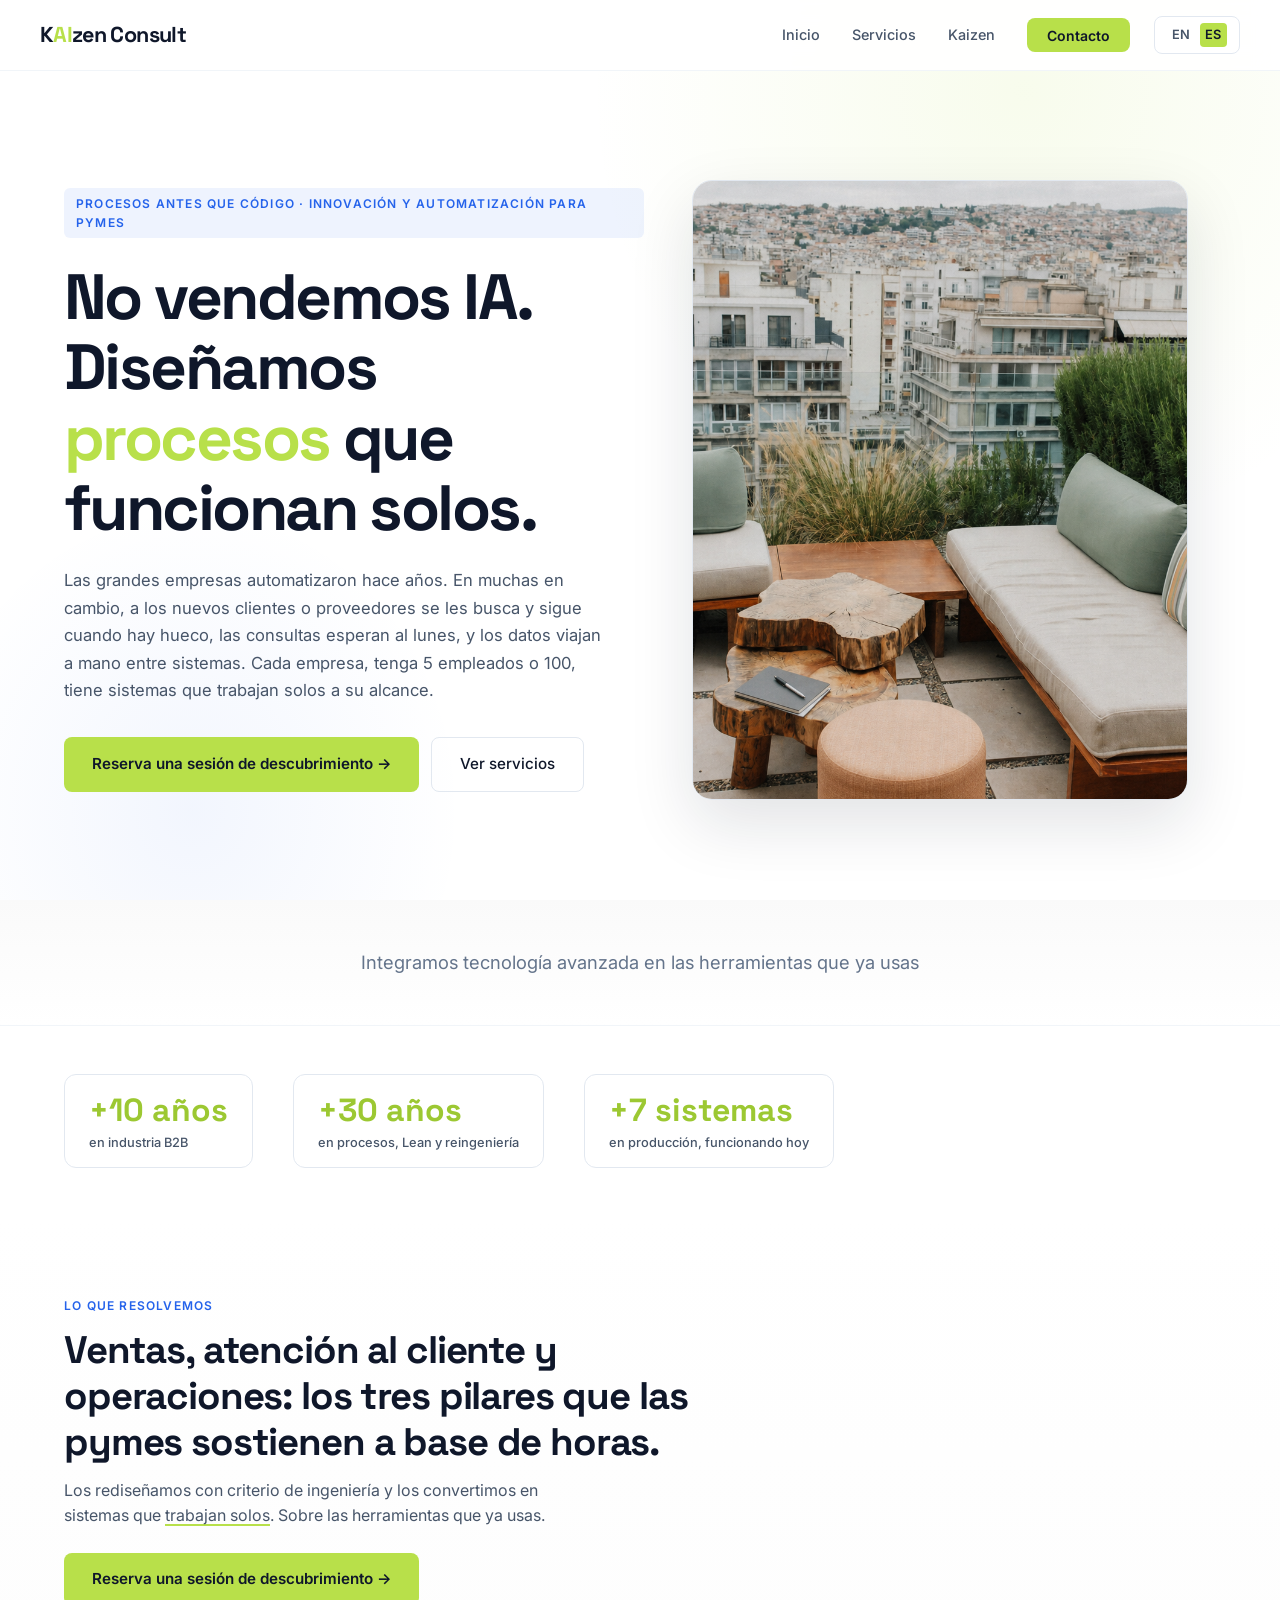
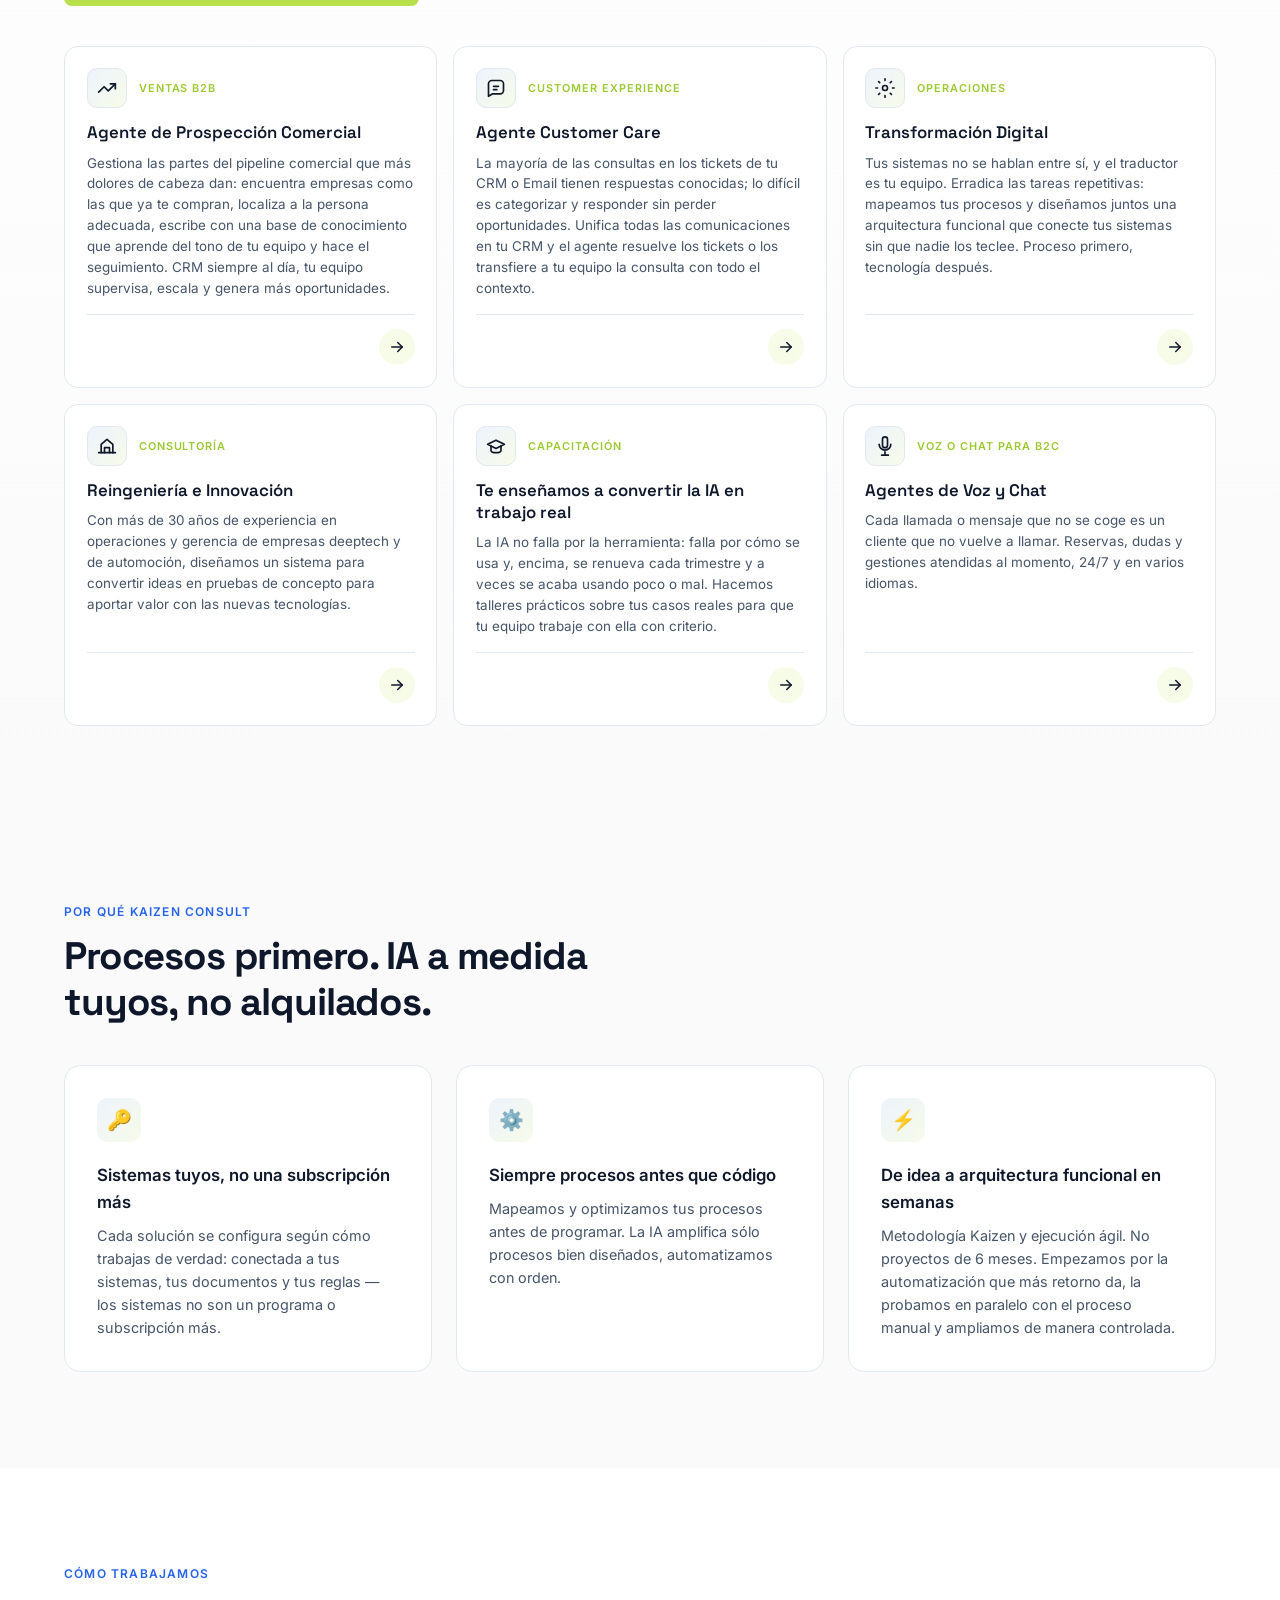
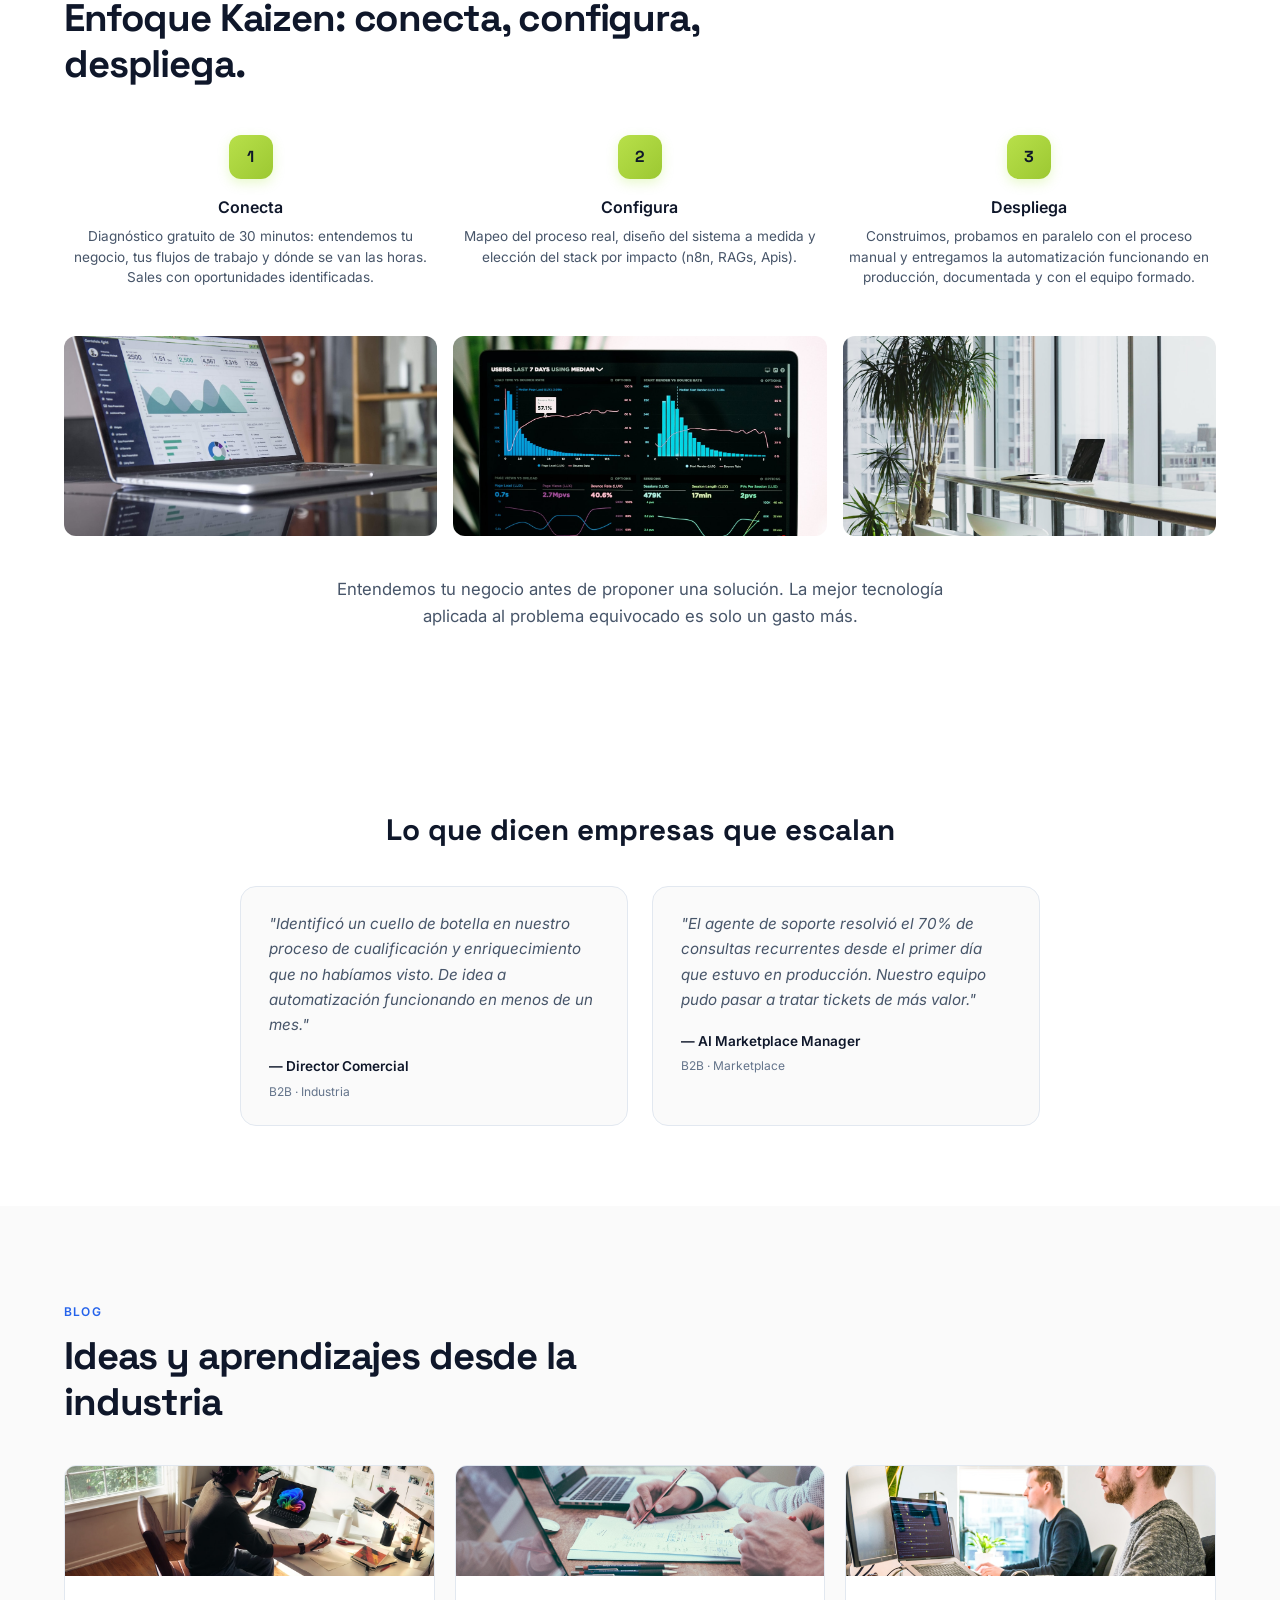
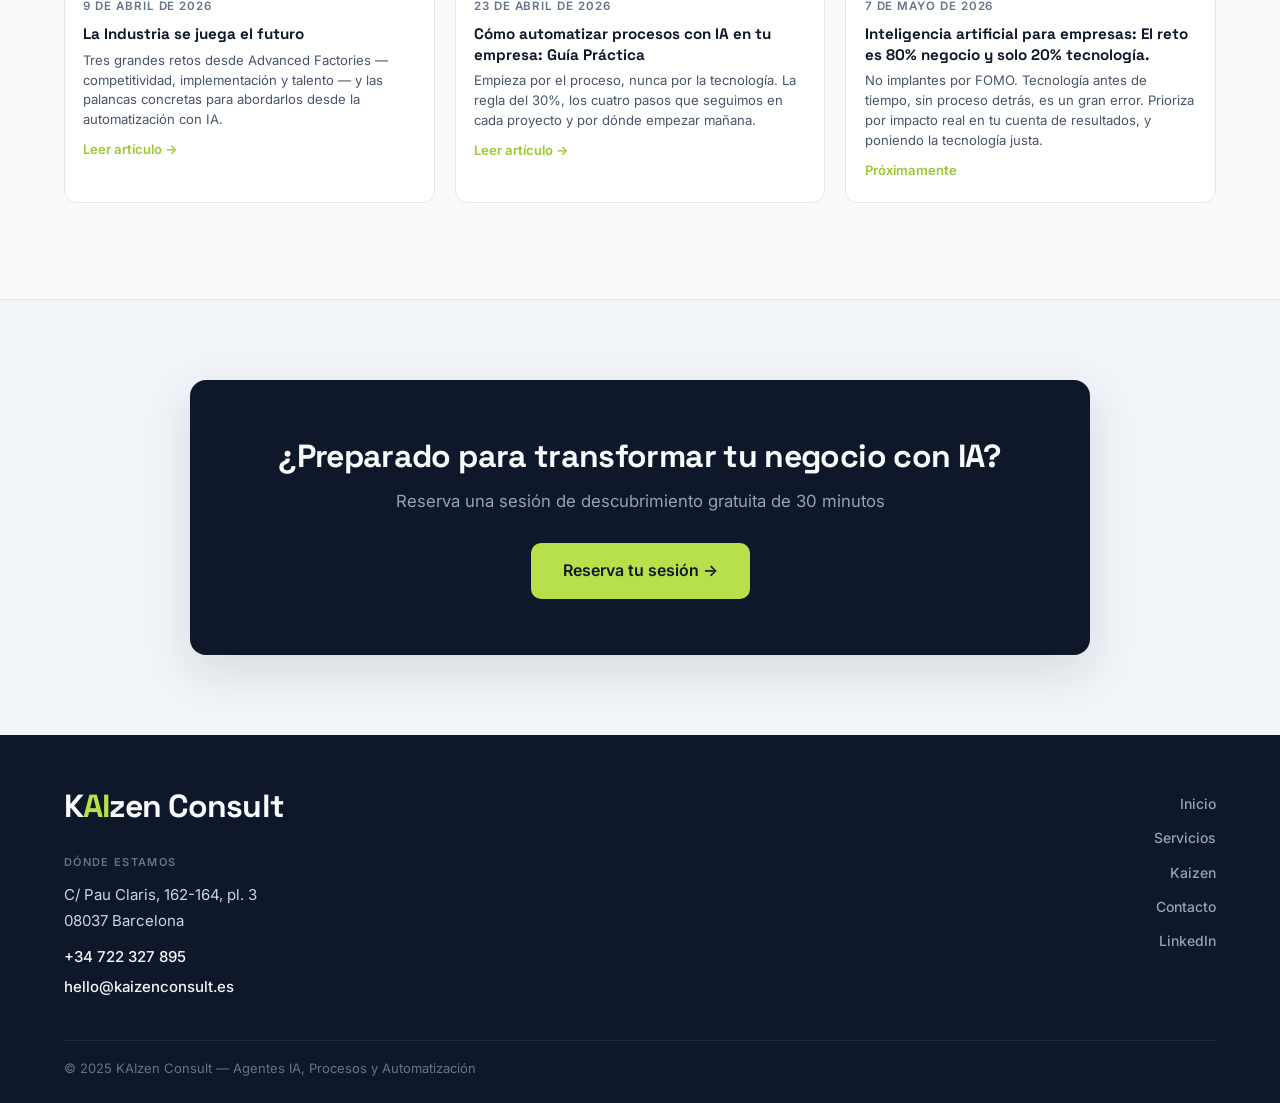
<file: index.html>
<!DOCTYPE html>
<html lang="en">
<head>
<meta charset="UTF-8">
<meta http-equiv="refresh" content="0; url=vinculo.html">
<title>KAIzen Consult — Redirecting...</title>
<link rel="canonical" href="vinculo.html">
<script>window.location.replace("vinculo.html");</script>
</head>
<body data-page-title="meta.index.title">
<p><span data-i18n="meta.index.redirect">Redirecting to</span> <a href="vinculo.html">KAIzen Consult</a>...</p>
<script src="js/i18n.js"></script>
</body>
</html>
</file>
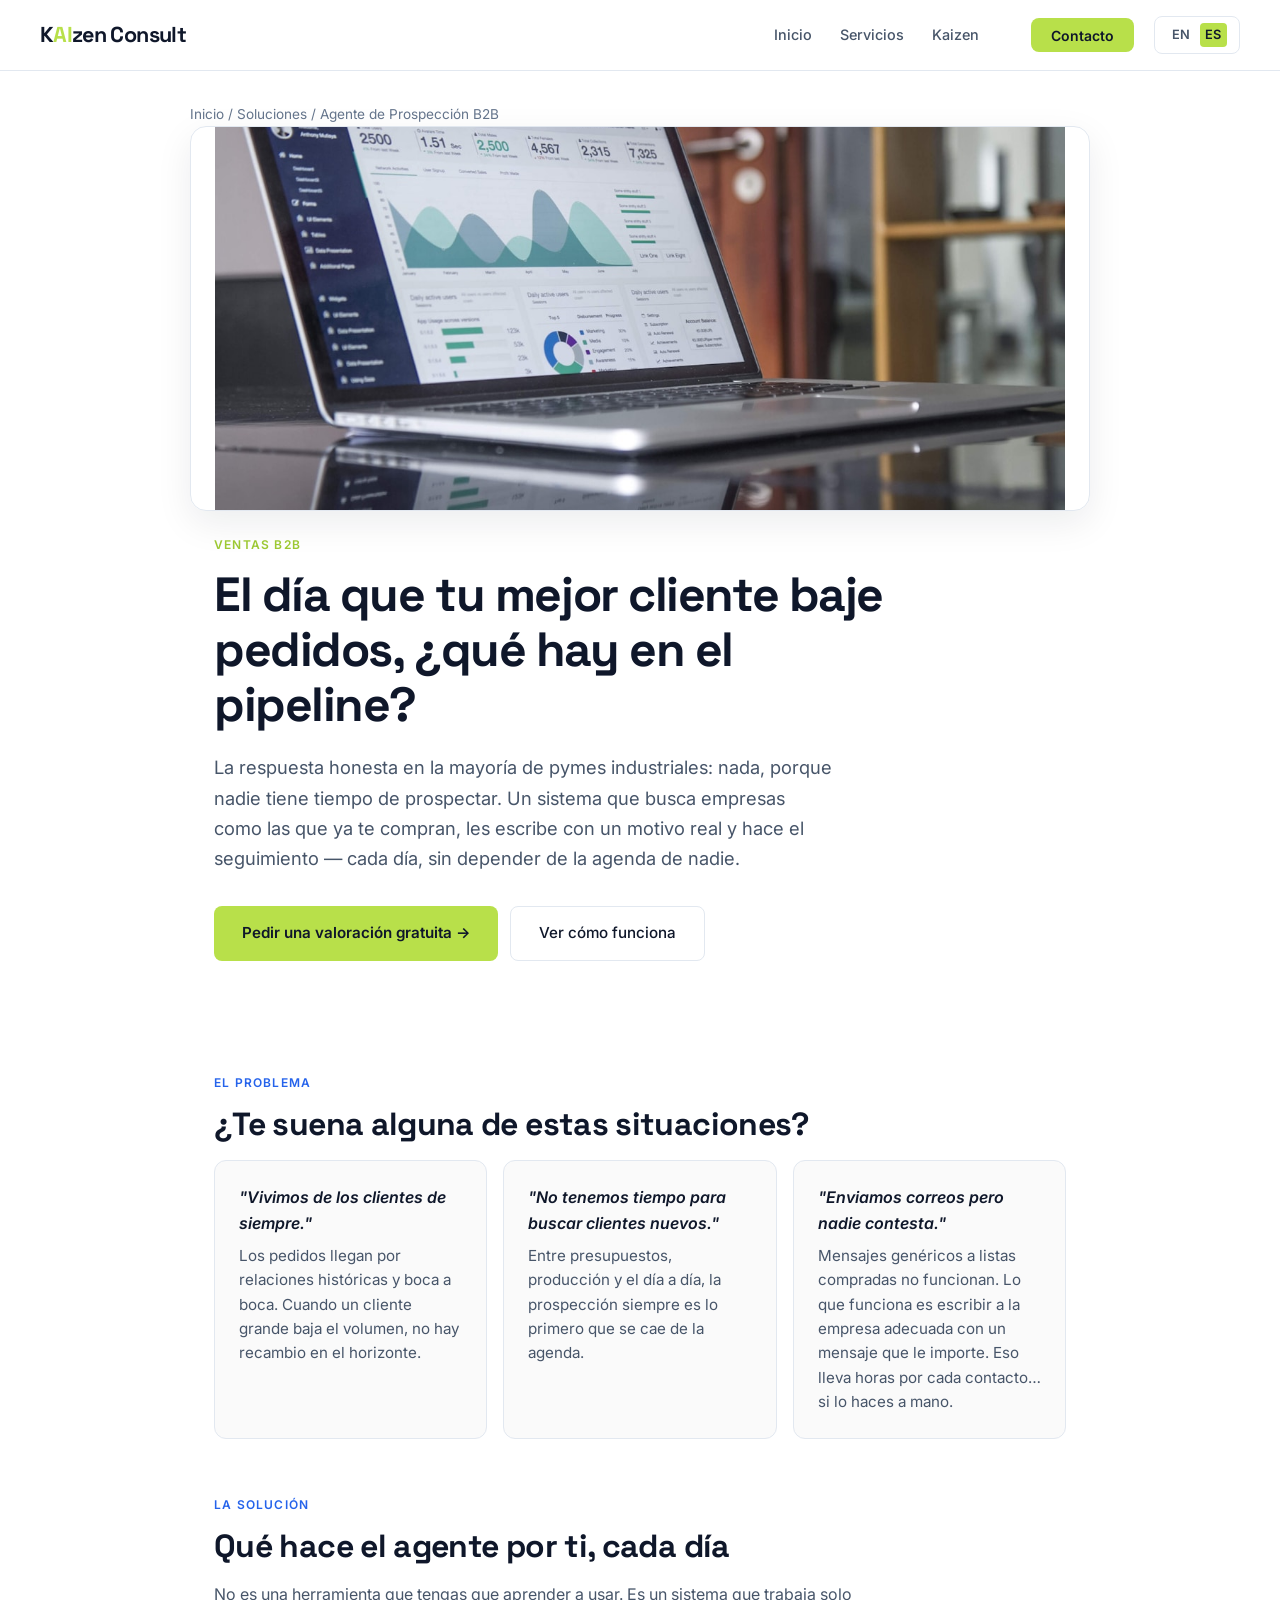
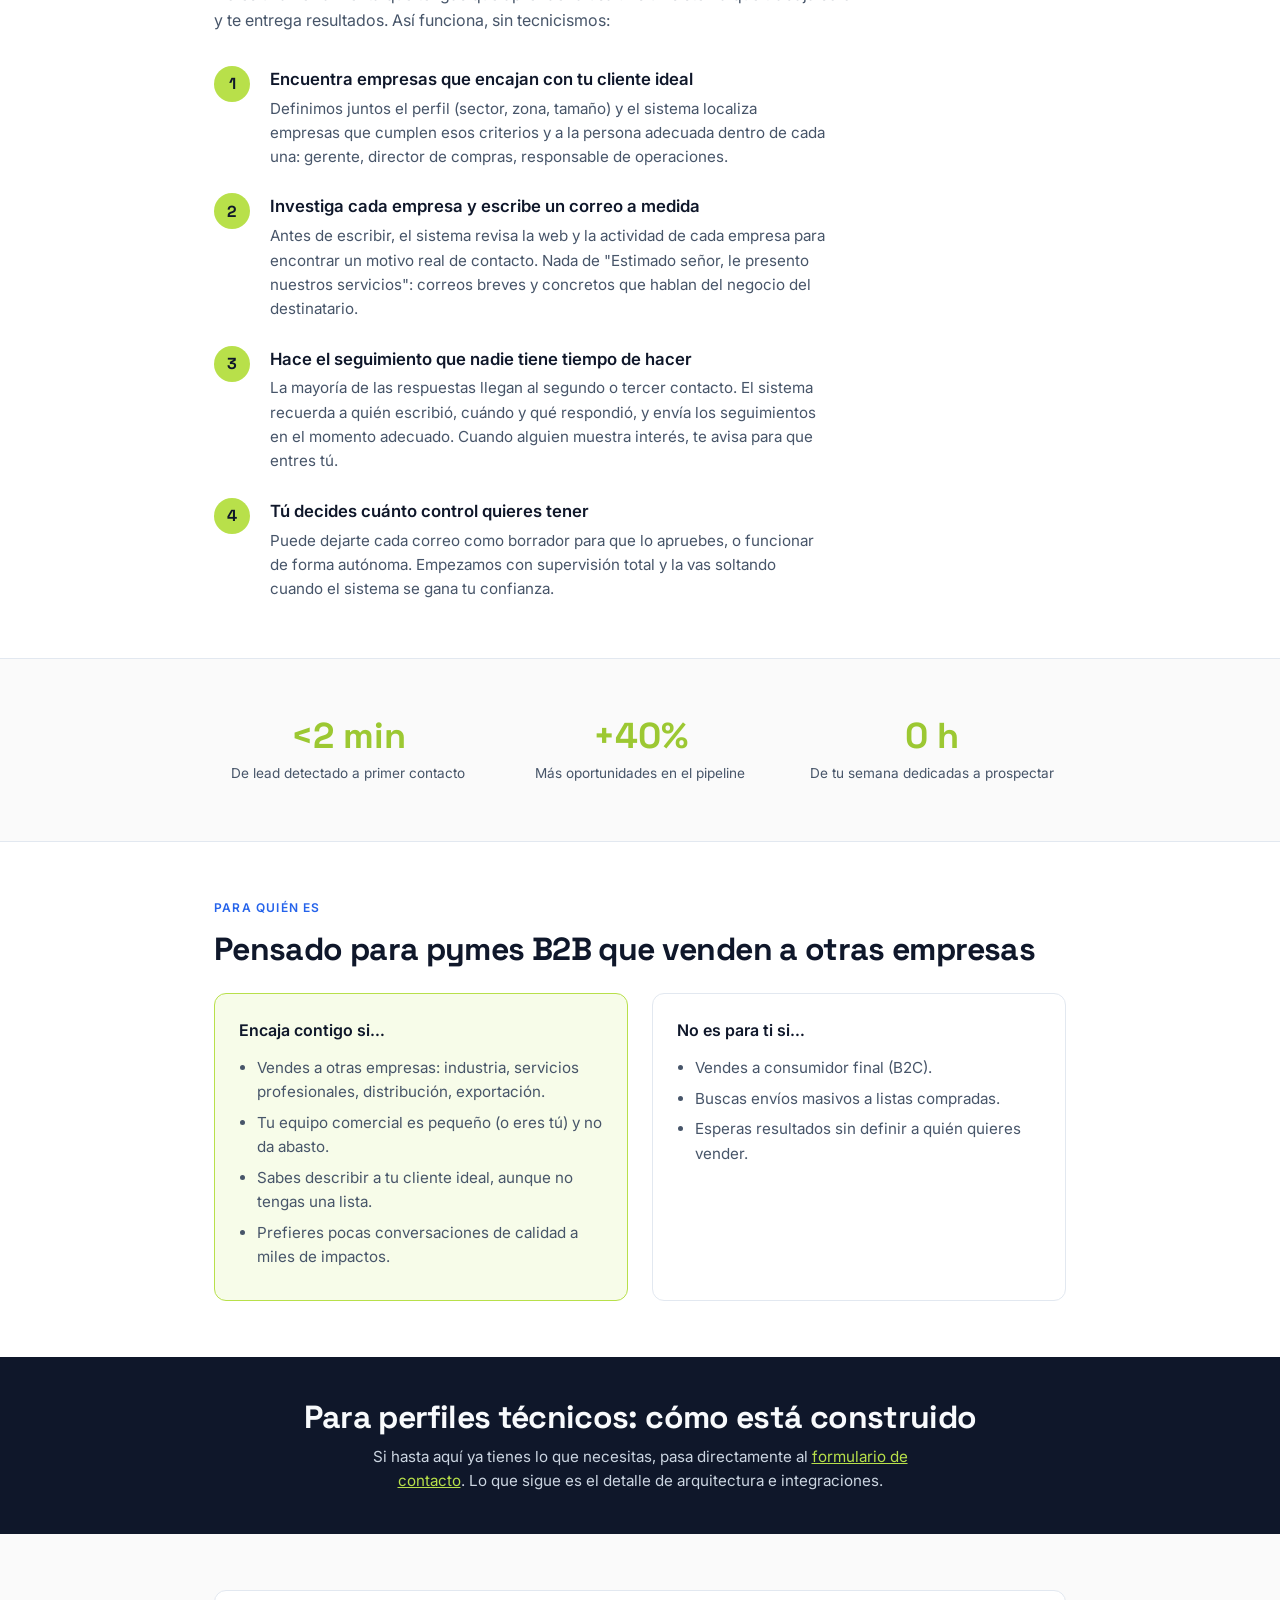
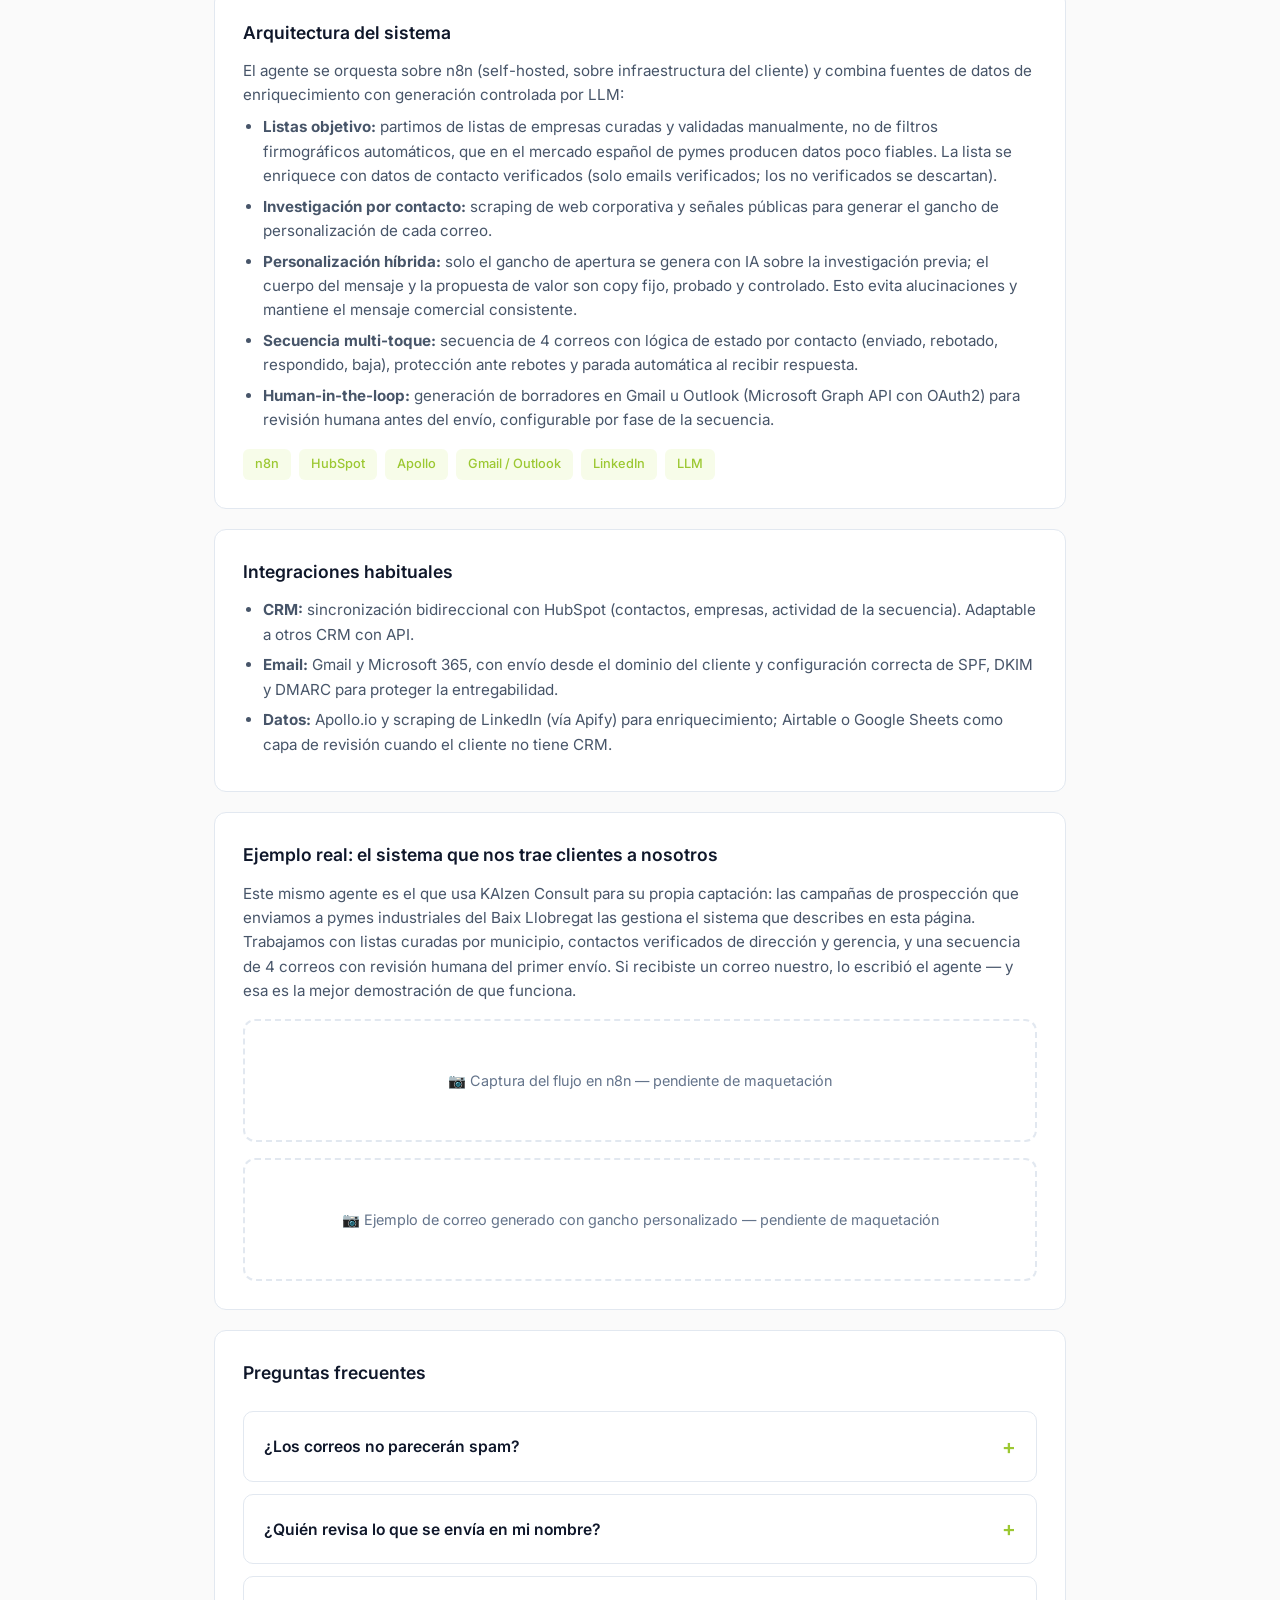
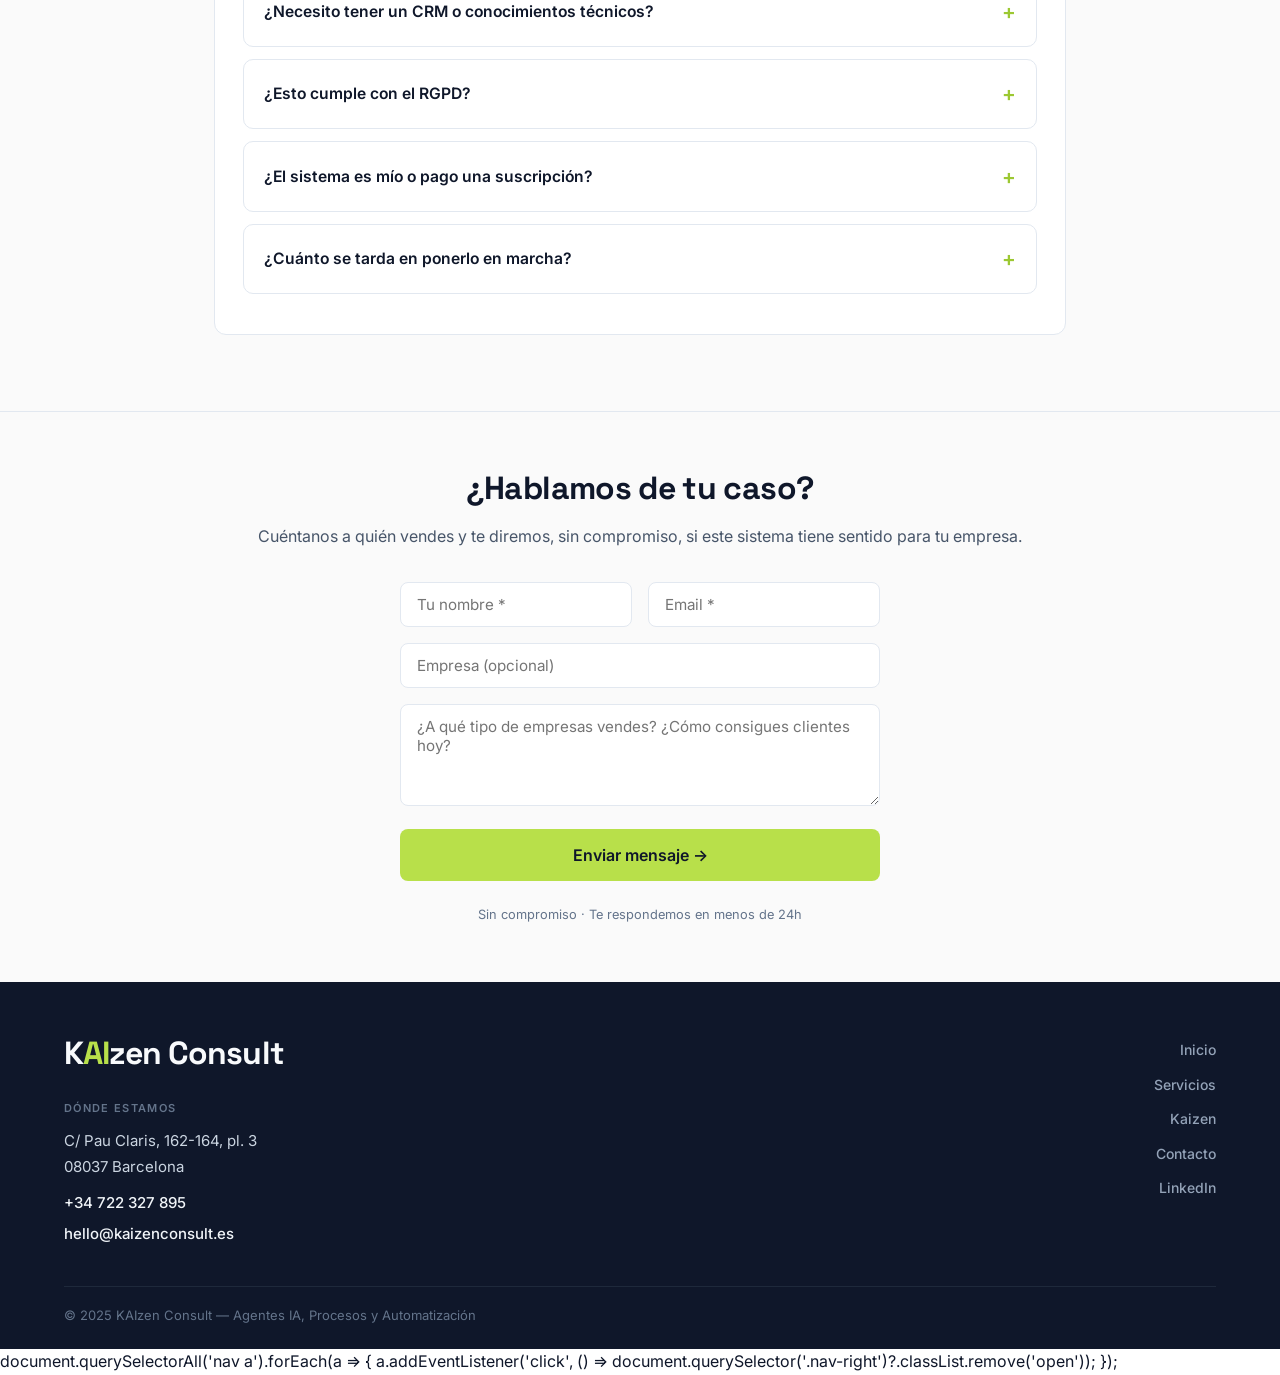
<file: agente-prospeccion-b2b.html>
<!DOCTYPE html>
<html lang="es">
<head>
<meta charset="UTF-8">
<meta name="viewport" content="width=device-width, initial-scale=1.0">
<title>Agente de Prospección B2B para Pymes Industriales — Un pipeline que se trabaja solo | KAIzen Consult</title>
<meta name="description" content="Cuando nadie tiene tiempo de prospectar, el pipeline se vacía sin avisar. Un sistema que busca empresas como las que ya te compran, les escribe con un motivo real y hace el seguimiento cada día. Para pymes B2B e industriales.">
<link rel="canonical" href="https://kaizenconsult-web.vercel.app/agente-prospeccion-b2b.html">
<meta property="og:title" content="Agente de Prospección B2B — KAIzen Consult">
<meta property="og:description" content="El día que tu mejor cliente baje pedidos, ¿qué hay en el pipeline? Un sistema de prospección que trabaja cada día, sin depender de la agenda de nadie.">
<meta property="og:type" content="website">
<link rel="preconnect" href="https://fonts.googleapis.com">
<link href="https://fonts.googleapis.com/css2?family=Inter:wght@400;500;600;700&family=Space+Grotesk:wght@500;600;700&display=swap" rel="stylesheet">
<link rel="stylesheet" href="css/nav.css">
<link rel="stylesheet" href="css/i18n.css">
<link rel="stylesheet" href="css/landing.css">
<link rel="stylesheet" href="css/footer.css">
<style>
*, *::before, *::after { margin: 0; padding: 0; box-sizing: border-box; }
:root {
  --bg: #ffffff;
  --bg-alt: #fafafa;
  --text: #0f172a;
  --text-secondary: #475569;
  --text-muted: #64748b;
  --electric: #2563eb;
  --lime: #b8e04a;
  --lime-dark: #9cc832;
  --accent-light: rgba(37, 99, 235, 0.08);
  --lime-light: rgba(184, 224, 74, 0.12);
  --border: #e2e8f0;
  --font: 'Inter', -apple-system, BlinkMacSystemFont, sans-serif;
  --font-display: 'Space Grotesk', var(--font);
}
html { scroll-behavior: smooth; }
body { font-family: var(--font); color: var(--text); background: var(--bg); line-height: 1.6; -webkit-font-smoothing: antialiased; }
.container { max-width: 900px; margin: 0 auto; padding: 0 1.5rem; }

nav {
  position: fixed; top: 0; left: 0; right: 0;
  z-index: 100;
  padding: 1rem 1.5rem;
  background: rgba(255,255,255,0.95);
  backdrop-filter: blur(12px);
  border-bottom: 1px solid var(--border);
}
nav .nav-inner { max-width: 1200px; margin: 0 auto; display: flex; align-items: center; justify-content: space-between; }
.logo { font-weight: 700; font-size: 1.35rem; letter-spacing: -0.03em; color: var(--text); text-decoration: none; }
.logo span { color: var(--lime); }
nav a { font-size: 0.9rem; font-weight: 500; color: var(--text-secondary); text-decoration: none; }
nav a:hover { color: var(--text); }
.nav-cta { background: var(--lime); color: var(--text) !important; padding: 0.55rem 1.25rem; border-radius: 8px; font-weight: 600 !important; text-decoration: none; margin-left: 1.5rem; }
.nav-cta:hover { background: var(--lime-dark); }

.breadcrumb { padding: 6.5rem 0 0; font-size: 0.85rem; color: var(--text-muted); }
.breadcrumb a { color: var(--text-muted); text-decoration: none; }
.breadcrumb a:hover { color: var(--electric); }

.page-hero { padding: 1.5rem 0 3.5rem; }
.service-category { font-size: 0.75rem; font-weight: 600; text-transform: uppercase; letter-spacing: 0.1em; color: var(--lime-dark); margin-bottom: 0.75rem; }
.page-hero h1 { font-family: var(--font-display); font-size: clamp(2rem, 4.5vw, 3rem); font-weight: 700; line-height: 1.15; letter-spacing: -0.03em; max-width: 720px; }
.page-hero .hero-sub { color: var(--text-secondary); font-size: 1.15rem; margin-top: 1.25rem; max-width: 620px; line-height: 1.65; }
.hero-actions { display: flex; gap: 0.75rem; margin-top: 2rem; flex-wrap: wrap; }
.btn-primary {
  background: var(--lime); color: var(--text);
  padding: 0.9rem 1.75rem; border-radius: 8px;
  font-family: var(--font); font-size: 0.95rem; font-weight: 600;
  text-decoration: none; border: none; cursor: pointer;
  display: inline-flex; align-items: center; gap: 0.5rem; transition: background 0.2s;
}
.btn-primary:hover { background: var(--lime-dark); }
.btn-secondary {
  background: transparent; color: var(--text);
  padding: 0.9rem 1.75rem; border-radius: 8px;
  font-size: 0.95rem; font-weight: 500; text-decoration: none;
  border: 1px solid var(--border); transition: all 0.2s;
}
.btn-secondary:hover { border-color: var(--text); background: var(--bg-alt); }

section { padding: 3.5rem 0; }
.section-tag { font-size: 0.75rem; font-weight: 600; text-transform: uppercase; letter-spacing: 0.1em; color: var(--electric); margin-bottom: 0.75rem; }
h2 { font-family: var(--font-display); font-size: clamp(1.5rem, 2.5vw, 2rem); font-weight: 700; line-height: 1.25; letter-spacing: -0.02em; margin-bottom: 1rem; }
.section-intro { color: var(--text-secondary); max-width: 640px; margin-bottom: 2rem; }

.pain-grid { display: grid; grid-template-columns: repeat(auto-fit, minmax(250px, 1fr)); gap: 1rem; }
.pain-card { background: var(--bg-alt); border: 1px solid var(--border); border-radius: 12px; padding: 1.5rem; }
.pain-card p { color: var(--text-secondary); font-size: 0.95rem; }
.pain-card .pain-quote { font-weight: 600; color: var(--text); font-style: italic; margin-bottom: 0.5rem; font-size: 1rem; }

.steps { counter-reset: step; display: flex; flex-direction: column; gap: 1.5rem; margin-top: 1.5rem; }
.step { display: flex; gap: 1.25rem; align-items: flex-start; }
.step-num {
  flex-shrink: 0; width: 2.25rem; height: 2.25rem; border-radius: 50%;
  background: var(--lime); color: var(--text);
  display: flex; align-items: center; justify-content: center;
  font-family: var(--font-display); font-weight: 700;
}
.step h3 { font-size: 1.05rem; font-weight: 600; margin-bottom: 0.25rem; }
.step p { color: var(--text-secondary); font-size: 0.95rem; max-width: 560px; }

.results-band { background: var(--bg-alt); border-top: 1px solid var(--border); border-bottom: 1px solid var(--border); }
.results-grid { display: grid; grid-template-columns: repeat(auto-fit, minmax(200px, 1fr)); gap: 1.5rem; }
.result-item { text-align: center; }
.result-value { font-family: var(--font-display); font-size: 2.25rem; font-weight: 700; color: var(--lime-dark); line-height: 1.2; }
.result-label { font-size: 0.85rem; color: var(--text-secondary); margin-top: 0.35rem; }

.fit-cols { display: grid; grid-template-columns: 1fr 1fr; gap: 1.5rem; margin-top: 1.5rem; }
.fit-col { border: 1px solid var(--border); border-radius: 12px; padding: 1.5rem; }
.fit-col.yes { background: var(--lime-light); border-color: var(--lime); }
.fit-col h3 { font-size: 1rem; font-weight: 600; margin-bottom: 0.75rem; }
.fit-col ul { padding-left: 1.1rem; }
.fit-col li { color: var(--text-secondary); font-size: 0.95rem; margin: 0.4rem 0; }
@media (max-width: 640px) { .fit-cols { grid-template-columns: 1fr; } }

.tech-divider {
  background: var(--text); color: #cbd5e1;
  padding: 2.5rem 0; text-align: center;
}
.tech-divider h2 { color: #f8fafc; margin-bottom: 0.5rem; }
.tech-divider p { font-size: 0.95rem; max-width: 560px; margin: 0 auto; }

.tech-section { background: var(--bg-alt); }
.tech-block { background: var(--bg); border: 1px solid var(--border); border-radius: 12px; padding: 1.75rem; margin-bottom: 1.25rem; }
.tech-block h3 { font-size: 1.1rem; font-weight: 600; margin-bottom: 0.75rem; }
.tech-block p, .tech-block li { color: var(--text-secondary); font-size: 0.95rem; }
.tech-block ul { padding-left: 1.25rem; margin-top: 0.5rem; }
.tech-block li { margin: 0.4rem 0; }
.project-types { margin-top: 1rem; display: flex; flex-wrap: wrap; gap: 0.5rem; }
.project-tag { font-size: 0.8rem; padding: 0.35rem 0.75rem; background: var(--lime-light); color: var(--lime-dark); border-radius: 6px; font-weight: 500; }

.screenshot-placeholder {
  border: 2px dashed var(--border); border-radius: 12px;
  padding: 3rem 1.5rem; text-align: center; color: var(--text-muted);
  font-size: 0.9rem; margin-top: 1rem; background: var(--bg);
}

.faq-list { margin-top: 1.5rem; }
.faq-item { border: 1px solid var(--border); border-radius: 10px; margin-bottom: 0.75rem; background: var(--bg); }
.faq-item summary {
  cursor: pointer; padding: 1.1rem 1.25rem; font-weight: 600; font-size: 0.98rem;
  list-style: none; display: flex; justify-content: space-between; align-items: center; gap: 1rem;
}
.faq-item summary::-webkit-details-marker { display: none; }
.faq-item summary::after { content: '+'; font-size: 1.3rem; color: var(--lime-dark); flex-shrink: 0; }
.faq-item[open] summary::after { content: '−'; }
.faq-item .faq-answer { padding: 0 1.25rem 1.25rem; color: var(--text-secondary); font-size: 0.95rem; line-height: 1.65; }

.contact-section { background: var(--bg-alt); border-top: 1px solid var(--border); }
.contact-section h2 { text-align: center; }
.contact-section .contact-lead { text-align: center; color: var(--text-secondary); margin-bottom: 2rem; }
.contact-form-wrap { max-width: 480px; margin: 0 auto; }
.contact-form { display: flex; flex-direction: column; gap: 1rem; }
.form-row { display: flex; gap: 1rem; flex-wrap: wrap; }
.form-row .form-group { flex: 1; min-width: 200px; }
.form-group input, .form-group textarea {
  width: 100%; padding: 0.75rem 1rem;
  border: 1px solid var(--border); border-radius: 8px;
  font-family: var(--font); font-size: 0.95rem; background: var(--bg); color: var(--text);
}
.form-group input:focus, .form-group textarea:focus { outline: none; border-color: var(--electric); }
.form-group textarea { min-height: 100px; resize: vertical; }
.form-submit {
  background: var(--lime); color: var(--text);
  padding: 1rem 1.5rem; border-radius: 8px;
  font-weight: 600; font-size: 1rem; border: none; cursor: pointer; font-family: var(--font);
}
.form-submit:hover { background: var(--lime-dark); }
.form-note { font-size: 0.8rem; color: var(--text-muted); margin-top: 0.5rem; text-align: center; }
@media (max-width: 768px) { .form-row { flex-direction: column; } .form-row .form-group { min-width: 100%; } }
</style>
<script type="application/ld+json">
{
  "@context": "https://schema.org",
  "@type": "Service",
  "name": "Agente de Prospección B2B",
  "serviceType": "Automatización de prospección comercial con IA",
  "provider": { "@type": "Organization", "name": "KAIzen Consult", "email": "hello@kaizenconsult.es", "address": { "@type": "PostalAddress", "streetAddress": "C/ Pau Claris, 162-164, pl. 3", "postalCode": "08037", "addressLocality": "Barcelona", "addressCountry": "ES" } },
  "areaServed": "España",
  "audience": { "@type": "BusinessAudience", "name": "Pymes B2B e industriales" },
  "description": "Sistema de prospección comercial automatizada: identifica clientes potenciales, redacta correos personalizados y hace el seguimiento hasta conseguir la primera reunión."
}
</script>
<script type="application/ld+json">
{
  "@context": "https://schema.org",
  "@type": "FAQPage",
  "mainEntity": [
    { "@type": "Question", "name": "¿Los correos no parecerán spam?", "acceptedAnswer": { "@type": "Answer", "text": "No, y esa es la diferencia clave con las herramientas de envío masivo. El sistema trabaja con listas reducidas y seleccionadas a mano, escribe cada correo con información real de la empresa destinataria y solo envía a direcciones verificadas. Hablamos de decenas de correos relevantes a la semana, no de miles de correos genéricos." } },
    { "@type": "Question", "name": "¿Quién revisa lo que se envía en mi nombre?", "acceptedAnswer": { "@type": "Answer", "text": "Tú, si quieres. El sistema puede dejar cada correo preparado como borrador para que lo revises antes de enviarlo, o enviar directamente los mensajes de seguimiento ya validados. El nivel de supervisión lo decides tú y puede cambiar con el tiempo, a medida que ganas confianza en el sistema." } },
    { "@type": "Question", "name": "¿Necesito tener un CRM o conocimientos técnicos?", "acceptedAnswer": { "@type": "Answer", "text": "No. Si ya usas un CRM (HubSpot, por ejemplo), lo integramos. Si no, el sistema funciona con un registro sencillo que puedes consultar en cualquier momento. De la parte técnica nos ocupamos nosotros: tú solo necesitas saber a qué tipo de cliente quieres llegar." } },
    { "@type": "Question", "name": "¿Esto cumple con el RGPD?", "acceptedAnswer": { "@type": "Answer", "text": "Sí. La prospección B2B a correos corporativos se apoya en el interés legítimo, siempre que el mensaje sea relevante para la actividad de la empresa y se ofrezca una forma clara de darse de baja. El sistema gestiona las bajas automáticamente y no vuelve a contactar a quien lo solicita." } },
    { "@type": "Question", "name": "¿El sistema es mío o pago una suscripción?", "acceptedAnswer": { "@type": "Answer", "text": "Es tuyo. Construimos el sistema sobre infraestructura que controlas, te lo entregamos documentado y te enseñamos a usarlo. No dependes de nosotros para que siga funcionando ni pagas licencias por usuario. Es la diferencia entre alquilar una herramienta y ser dueño de tu sistema de captación." } },
    { "@type": "Question", "name": "¿Cuánto se tarda en ponerlo en marcha?", "acceptedAnswer": { "@type": "Answer", "text": "Entre dos y cuatro semanas desde la reunión inicial, dependiendo de las integraciones necesarias. La primera semana definimos juntos el cliente objetivo y el mensaje; después construimos, probamos con un grupo reducido y ampliamos." } }
  ]
}
</script>
<script type="application/ld+json">
{
  "@context": "https://schema.org",
  "@type": "BreadcrumbList",
  "itemListElement": [
    { "@type": "ListItem", "position": 1, "name": "Inicio", "item": "https://kaizenconsult-web.vercel.app/" },
    { "@type": "ListItem", "position": 2, "name": "Soluciones", "item": "https://kaizenconsult-web.vercel.app/soluciones.html" },
    { "@type": "ListItem", "position": 3, "name": "Agente de Prospección B2B" }
  ]
}
</script>
</head>
<body data-page-title="meta.lp.ventas.title" data-page-description="meta.lp.ventas.description">

<nav>
  <div class="nav-inner">
    <a href="vinculo.html" class="logo">K<span>AI</span>zen Consult</a>
    <button class="hamburger" onclick="document.querySelector('.nav-right')?.classList.toggle('open')" aria-label="Menu">
      <span></span><span></span><span></span>
    </button>
    <div class="nav-right mobile-collapsible">
      <ul>
        <li><a href="vinculo.html" data-i18n="nav.home">Inicio</a></li>
        <li><a href="soluciones.html" data-i18n="nav.services">Servicios</a></li>
        <li><a href="vinculo.html#proceso" data-i18n="nav.kaizen">Kaizen</a></li>
        <li><a href="contacto.html" class="nav-cta" data-i18n="nav.contact">Contacto</a></li>
      </ul>
      <div class="lang-toggle" id="lang-toggle" role="group" aria-label="Language">
        <span class="lang-option" data-lang="en">EN</span>
        <span class="lang-option" data-lang="es">ES</span>
      </div>
    </div>
  </div>
</nav>

<div class="container breadcrumb">
  <a href="vinculo.html" data-i18n="breadcrumb.home">Inicio</a> / <a href="soluciones.html" data-i18n="breadcrumb.solutions">Soluciones</a> / <span data-i18n="breadcrumb.ventas">Agente de Prospección B2B</span>
</div>

<div class="container landing-hero-media">
  <img src="images/sales-analytics.jpg" alt="B2B sales pipeline analytics" width="900" height="386" loading="eager">
</div>

<!-- ============ PARTE SUPERIOR: NEGOCIO ============ -->

<header class="page-hero">
  <div class="container">
    <div class="service-category" data-i18n="lp.ventas.hero.category">Ventas B2B</div>
    <h1 data-i18n="lp.ventas.hero.title">El día que tu mejor cliente baje pedidos, ¿qué hay en el pipeline?</h1>
    <p class="hero-sub" data-i18n="lp.ventas.hero.sub">La respuesta honesta en la mayoría de pymes industriales: nada, porque nadie tiene tiempo de prospectar. Un sistema que busca empresas como las que ya te compran, les escribe con un motivo real y hace el seguimiento — cada día, sin depender de la agenda de nadie.</p>
    <div class="hero-actions">
      <a href="contacto.html" class="btn-primary" data-i18n="lp.cta.free">Pedir una valoración gratuita →</a>
      <a href="#como-funciona" class="btn-secondary" data-i18n="lp.cta.how">Ver cómo funciona</a>
    </div>
  </div>
</header>

<section id="problemas">
  <div class="container">
    <div class="section-tag" data-i18n="lp.section.problem">El problema</div>
    <h2 data-i18n="lp.section.pain.q">¿Te suena alguna de estas situaciones?</h2>
    <div class="pain-grid">
      <div class="pain-card">
        <p class="pain-quote" data-i18n="lp.ventas.pain.1.quote">"Vivimos de los clientes de siempre."</p>
        <p data-i18n="lp.ventas.pain.1.text">Los pedidos llegan por relaciones históricas y boca a boca. Cuando un cliente grande baja el volumen, no hay recambio en el horizonte.</p>
      </div>
      <div class="pain-card">
        <p class="pain-quote" data-i18n="lp.ventas.pain.2.quote">"No tenemos tiempo para buscar clientes nuevos."</p>
        <p data-i18n="lp.ventas.pain.2.text">Entre presupuestos, producción y el día a día, la prospección siempre es lo primero que se cae de la agenda.</p>
      </div>
      <div class="pain-card">
        <p class="pain-quote" data-i18n="lp.ventas.pain.3.quote">"Enviamos correos pero nadie contesta."</p>
        <p data-i18n="lp.ventas.pain.3.text">Mensajes genéricos a listas compradas no funcionan. Lo que funciona es escribir a la empresa adecuada con un mensaje que le importe. Eso lleva horas por cada contacto… si lo haces a mano.</p>
      </div>
    </div>
  </div>
</section>

<section id="como-funciona" style="padding-top:0;">
  <div class="container">
    <div class="section-tag" data-i18n="lp.section.solution">La solución</div>
    <h2 data-i18n="lp.ventas.solution.title">Qué hace el agente por ti, cada día</h2>
    <p class="section-intro" data-i18n="lp.ventas.solution.intro">No es una herramienta que tengas que aprender a usar. Es un sistema que trabaja solo y te entrega resultados. Así funciona, sin tecnicismos:</p>
    <div class="steps">
      <div class="step">
        <div class="step-num">1</div>
        <div>
          <h3 data-i18n="lp.ventas.step.1.title">Encuentra empresas que encajan con tu cliente ideal</h3>
          <p data-i18n="lp.ventas.step.1.text">Definimos juntos el perfil (sector, zona, tamaño) y el sistema localiza empresas que cumplen esos criterios y a la persona adecuada dentro de cada una: gerente, director de compras, responsable de operaciones.</p>
        </div>
      </div>
      <div class="step">
        <div class="step-num">2</div>
        <div>
          <h3 data-i18n="lp.ventas.step.2.title">Investiga cada empresa y escribe un correo a medida</h3>
          <p data-i18n="lp.ventas.step.2.text">Antes de escribir, el sistema revisa la web y la actividad de cada empresa para encontrar un motivo real de contacto. Nada de "Estimado señor, le presento nuestros servicios": correos breves y concretos que hablan del negocio del destinatario.</p>
        </div>
      </div>
      <div class="step">
        <div class="step-num">3</div>
        <div>
          <h3 data-i18n="lp.ventas.step.3.title">Hace el seguimiento que nadie tiene tiempo de hacer</h3>
          <p data-i18n="lp.ventas.step.3.text">La mayoría de las respuestas llegan al segundo o tercer contacto. El sistema recuerda a quién escribió, cuándo y qué respondió, y envía los seguimientos en el momento adecuado. Cuando alguien muestra interés, te avisa para que entres tú.</p>
        </div>
      </div>
      <div class="step">
        <div class="step-num">4</div>
        <div>
          <h3 data-i18n="lp.ventas.step.4.title">Tú decides cuánto control quieres tener</h3>
          <p data-i18n="lp.ventas.step.4.text">Puede dejarte cada correo como borrador para que lo apruebes, o funcionar de forma autónoma. Empezamos con supervisión total y la vas soltando cuando el sistema se gana tu confianza.</p>
        </div>
      </div>
    </div>
  </div>
</section>

<section class="results-band">
  <div class="container">
    <div class="results-grid">
      <div class="result-item">
        <div class="result-value">&lt;2 min</div>
        <div class="result-label" data-i18n="lp.ventas.result.1">De lead detectado a primer contacto</div>
      </div>
      <div class="result-item">
        <div class="result-value">+40%</div>
        <div class="result-label" data-i18n="lp.ventas.result.2">Más oportunidades en el pipeline</div>
      </div>
      <div class="result-item">
        <div class="result-value">0 h</div>
        <div class="result-label" data-i18n="lp.ventas.result.3">De tu semana dedicadas a prospectar</div>
      </div>
    </div>
  </div>
</section>

<section id="para-quien">
  <div class="container">
    <div class="section-tag" data-i18n="lp.section.audience">Para quién es</div>
    <h2 data-i18n="lp.ventas.audience.title">Pensado para pymes B2B que venden a otras empresas</h2>
    <div class="fit-cols">
      <div class="fit-col yes">
        <h3 data-i18n="lp.fit.yes">Encaja contigo si…</h3>
        <ul>
          <li data-i18n="lp.ventas.fit.yes.1">Vendes a otras empresas: industria, servicios profesionales, distribución, exportación.</li>
          <li data-i18n="lp.ventas.fit.yes.2">Tu equipo comercial es pequeño (o eres tú) y no da abasto.</li>
          <li data-i18n="lp.ventas.fit.yes.3">Sabes describir a tu cliente ideal, aunque no tengas una lista.</li>
          <li data-i18n="lp.ventas.fit.yes.4">Prefieres pocas conversaciones de calidad a miles de impactos.</li>
        </ul>
      </div>
      <div class="fit-col">
        <h3 data-i18n="lp.fit.no">No es para ti si…</h3>
        <ul>
          <li data-i18n="lp.ventas.fit.no.1">Vendes a consumidor final (B2C).</li>
          <li data-i18n="lp.ventas.fit.no.2">Buscas envíos masivos a listas compradas.</li>
          <li data-i18n="lp.ventas.fit.no.3">Esperas resultados sin definir a quién quieres vender.</li>
        </ul>
      </div>
    </div>
  </div>
</section>

<!-- ============ PARTE INFERIOR: TÉCNICA ============ -->

<div class="tech-divider">
  <div class="container">
    <h2>Para perfiles técnicos: cómo está construido</h2>
    <p>Si hasta aquí ya tienes lo que necesitas, pasa directamente al <a href="contacto.html" style="color:var(--lime);">formulario de contacto</a>. Lo que sigue es el detalle de arquitectura e integraciones.</p>
  </div>
</div>

<section class="tech-section">
  <div class="container">
    <div class="tech-block">
      <h3>Arquitectura del sistema</h3>
      <p>El agente se orquesta sobre n8n (self-hosted, sobre infraestructura del cliente) y combina fuentes de datos de enriquecimiento con generación controlada por LLM:</p>
      <ul>
        <li><strong>Listas objetivo:</strong> partimos de listas de empresas curadas y validadas manualmente, no de filtros firmográficos automáticos, que en el mercado español de pymes producen datos poco fiables. La lista se enriquece con datos de contacto verificados (solo emails verificados; los no verificados se descartan).</li>
        <li><strong>Investigación por contacto:</strong> scraping de web corporativa y señales públicas para generar el gancho de personalización de cada correo.</li>
        <li><strong>Personalización híbrida:</strong> solo el gancho de apertura se genera con IA sobre la investigación previa; el cuerpo del mensaje y la propuesta de valor son copy fijo, probado y controlado. Esto evita alucinaciones y mantiene el mensaje comercial consistente.</li>
        <li><strong>Secuencia multi-toque:</strong> secuencia de 4 correos con lógica de estado por contacto (enviado, rebotado, respondido, baja), protección ante rebotes y parada automática al recibir respuesta.</li>
        <li><strong>Human-in-the-loop:</strong> generación de borradores en Gmail u Outlook (Microsoft Graph API con OAuth2) para revisión humana antes del envío, configurable por fase de la secuencia.</li>
      </ul>
      <div class="project-types">
        <span class="project-tag">n8n</span>
        <span class="project-tag">HubSpot</span>
        <span class="project-tag">Apollo</span>
        <span class="project-tag">Gmail / Outlook</span>
        <span class="project-tag">LinkedIn</span>
        <span class="project-tag">LLM</span>
      </div>
    </div>

    <div class="tech-block">
      <h3>Integraciones habituales</h3>
      <ul>
        <li><strong>CRM:</strong> sincronización bidireccional con HubSpot (contactos, empresas, actividad de la secuencia). Adaptable a otros CRM con API.</li>
        <li><strong>Email:</strong> Gmail y Microsoft 365, con envío desde el dominio del cliente y configuración correcta de SPF, DKIM y DMARC para proteger la entregabilidad.</li>
        <li><strong>Datos:</strong> Apollo.io y scraping de LinkedIn (vía Apify) para enriquecimiento; Airtable o Google Sheets como capa de revisión cuando el cliente no tiene CRM.</li>
      </ul>
    </div>

    <div class="tech-block">
      <h3>Ejemplo real: el sistema que nos trae clientes a nosotros</h3>
      <p>Este mismo agente es el que usa KAIzen Consult para su propia captación: las campañas de prospección que enviamos a pymes industriales del Baix Llobregat las gestiona el sistema que describes en esta página. Trabajamos con listas curadas por municipio, contactos verificados de dirección y gerencia, y una secuencia de 4 correos con revisión humana del primer envío. Si recibiste un correo nuestro, lo escribió el agente — y esa es la mejor demostración de que funciona.</p>
      <div class="screenshot-placeholder">📷 Captura del flujo en n8n — pendiente de maquetación</div>
      <div class="screenshot-placeholder">📷 Ejemplo de correo generado con gancho personalizado — pendiente de maquetación</div>
    </div>

    <div class="tech-block">
      <h3>Preguntas frecuentes</h3>
      <div class="faq-list">
        <details class="faq-item">
          <summary>¿Los correos no parecerán spam?</summary>
          <div class="faq-answer">No, y esa es la diferencia clave con las herramientas de envío masivo. El sistema trabaja con listas reducidas y seleccionadas a mano, escribe cada correo con información real de la empresa destinataria y solo envía a direcciones verificadas. Hablamos de decenas de correos relevantes a la semana, no de miles de correos genéricos. Además, configuramos tu dominio para proteger tu reputación de envío.</div>
        </details>
        <details class="faq-item">
          <summary>¿Quién revisa lo que se envía en mi nombre?</summary>
          <div class="faq-answer">Tú, si quieres. El sistema puede dejar cada correo preparado como borrador para que lo revises antes de enviarlo, o enviar directamente los mensajes de seguimiento ya validados. El nivel de supervisión lo decides tú y puede cambiar con el tiempo, a medida que ganas confianza en el sistema.</div>
        </details>
        <details class="faq-item">
          <summary>¿Necesito tener un CRM o conocimientos técnicos?</summary>
          <div class="faq-answer">No. Si ya usas un CRM (HubSpot, por ejemplo), lo integramos. Si no, el sistema funciona con un registro sencillo que puedes consultar en cualquier momento. De la parte técnica nos ocupamos nosotros: tú solo necesitas saber a qué tipo de cliente quieres llegar.</div>
        </details>
        <details class="faq-item">
          <summary>¿Esto cumple con el RGPD?</summary>
          <div class="faq-answer">Sí. La prospección B2B a correos corporativos se apoya en el interés legítimo, siempre que el mensaje sea relevante para la actividad de la empresa y se ofrezca una forma clara de darse de baja. El sistema gestiona las bajas automáticamente y no vuelve a contactar a quien lo solicita.</div>
        </details>
        <details class="faq-item">
          <summary>¿El sistema es mío o pago una suscripción?</summary>
          <div class="faq-answer">Es tuyo. Construimos el sistema sobre infraestructura que controlas, te lo entregamos documentado y te enseñamos a usarlo. No dependes de nosotros para que siga funcionando ni pagas licencias por usuario. Es la diferencia entre alquilar una herramienta y ser dueño de tu sistema de captación.</div>
        </details>
        <details class="faq-item">
          <summary>¿Cuánto se tarda en ponerlo en marcha?</summary>
          <div class="faq-answer">Entre dos y cuatro semanas desde la reunión inicial, dependiendo de las integraciones necesarias. La primera semana definimos juntos el cliente objetivo y el mensaje; después construimos, probamos con un grupo reducido y ampliamos.</div>
        </details>
      </div>
    </div>
  </div>
</section>

<section class="contact-section" id="contacto">
  <div class="container">
    <h2 data-i18n="lp.contact.title">¿Hablamos de tu caso?</h2>
    <p class="contact-lead" data-i18n="lp.contact.lead.ventas">Cuéntanos a quién vendes y te diremos, sin compromiso, si este sistema tiene sentido para tu empresa.</p>
    <div class="contact-form-wrap">
      <form class="contact-form" action="https://formsubmit.co/elena@vinculo.io" method="POST" id="contact-form">
        <input type="hidden" name="_subject" value="Solicitud desde Agente de Prospección B2B - KAIzen Consult" data-i18n-value="form.subject.ventas">
        <input type="hidden" name="_captcha" value="false">
        <input type="hidden" name="_template" value="table">
        <input type="hidden" name="_next" value="" id="form-next">
        <input type="hidden" name="interes" value="ventas">
        <div class="form-row">
          <div class="form-group">
            <input type="text" name="name" data-i18n-placeholder="form.name" placeholder="Tu nombre *" required>
          </div>
          <div class="form-group">
            <input type="email" name="email" data-i18n-placeholder="form.email" placeholder="Email *" required>
          </div>
        </div>
        <div class="form-group">
          <input type="text" name="empresa" data-i18n-placeholder="form.company" placeholder="Empresa (opcional)">
        </div>
        <div class="form-group">
          <textarea name="message" data-i18n-placeholder="form.message.ventas" placeholder="¿A qué tipo de empresas vendes? ¿Cómo consigues clientes hoy?" rows="4"></textarea>
        </div>
        <button type="submit" class="form-submit" data-i18n="form.submit">Enviar mensaje →</button>
        <p class="form-note" data-i18n="form.note">Sin compromiso · Respondemos en menos de 24 horas</p>
      </form>
    </div>
  </div>
</section>

<footer class="site-footer">
  <div class="container">
    <div class="footer-grid">
      <div class="footer-brand">
        <a href="vinculo.html" class="footer-logo">K<span>AI</span>zen Consult</a>
        <div class="footer-contact">
          <p class="footer-label" data-i18n="footer.findUs">Dónde estamos</p>
          <p class="footer-address" data-i18n="footer.address">C/ Pau Claris, 162-164, pl. 3
08037 Barcelona</p>
          <a href="tel:+34722327895" class="footer-email" style="display:block;margin-bottom:0.35rem;">+34 722 327 895</a>
          <a href="mailto:hello@kaizenconsult.es" class="footer-email">hello@kaizenconsult.es</a>
        </div>
      </div>
      <div class="footer-nav">
        <a href="vinculo.html" class="footer-social" data-i18n="nav.home">Inicio</a>
        <a href="soluciones.html" class="footer-social" data-i18n="nav.services">Servicios</a>
        <a href="vinculo.html#proceso" class="footer-social" data-i18n="nav.kaizen">Kaizen</a>
        <a href="contacto.html" class="footer-social" data-i18n="nav.contact">Contacto</a>
        <a href="https://www.linkedin.com/company/kaizen-consult-ai/" target="_blank" rel="noopener" class="footer-social" data-i18n="footer.linkedin">LinkedIn</a>
      </div>
    </div>
    <div class="footer-bottom">
      <p data-i18n="footer.tagline">© 2025 KAIzen Consult — Agentes IA, Procesos y Automatización</p>
    </div>
  </div>
</footer>

<script>
document.getElementById('form-next').value = window.location.href.split('#')[0] + '?sent=1#contacto';
if (window.location.search.includes('sent=1')) {
  const wrap = document.querySelector('.contact-form-wrap');
  if (wrap) {
    const msg = document.createElement('p');
    msg.style.cssText = 'color:var(--electric);font-weight:600;margin-bottom:1rem;text-align:center;';
    msg.setAttribute('data-i18n', 'form.success');
    msg.textContent = '✓ Mensaje enviado. Respondemos en menos de 24 horas.';
    wrap.insertBefore(msg, wrap.firstChild);
    if (window.KaizenI18n) window.KaizenI18n.setLang(window.KaizenI18n.getLang());
  }
}
</script>
<script src="js/landing-i18n.js"></script>
<script src="js/i18n.js"></script>


document.querySelectorAll('nav a').forEach(a => {
  a.addEventListener('click', () => document.querySelector('.nav-right')?.classList.remove('open'));
});
</body>
</html>
</file>
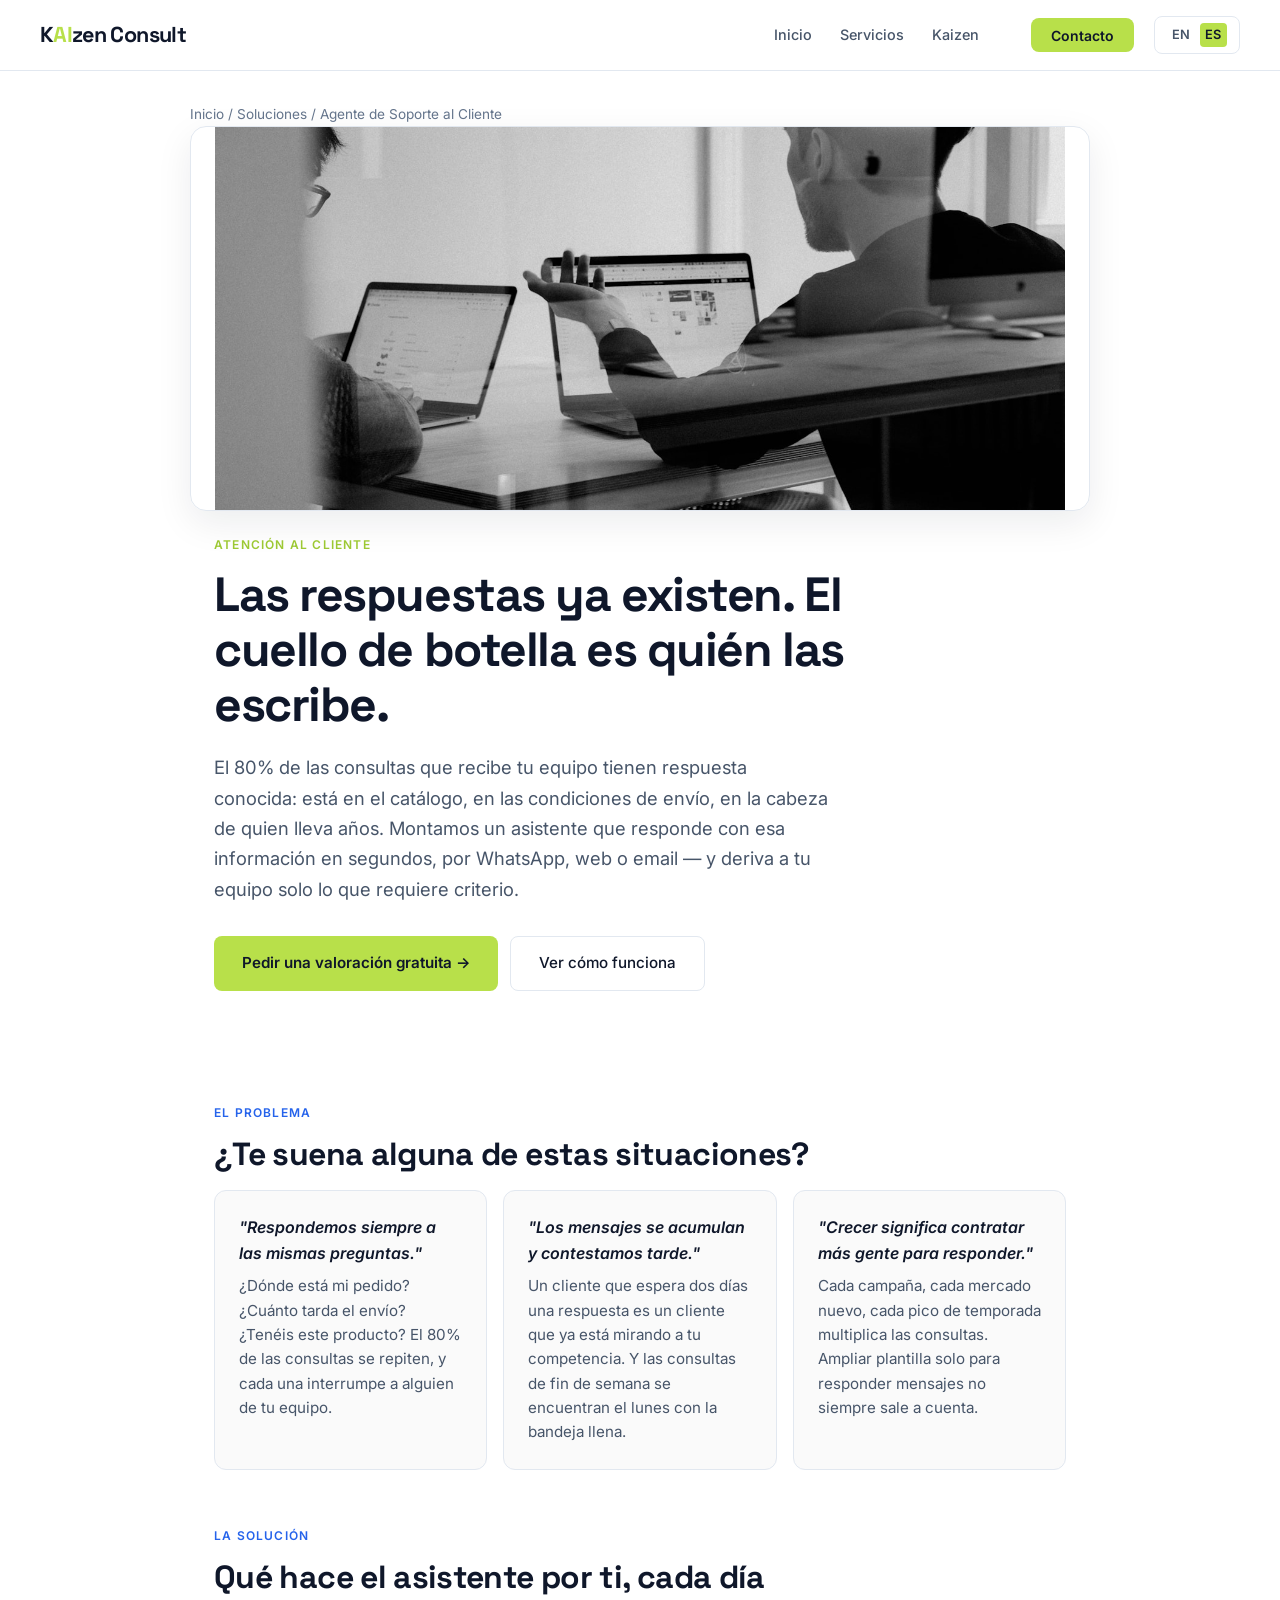
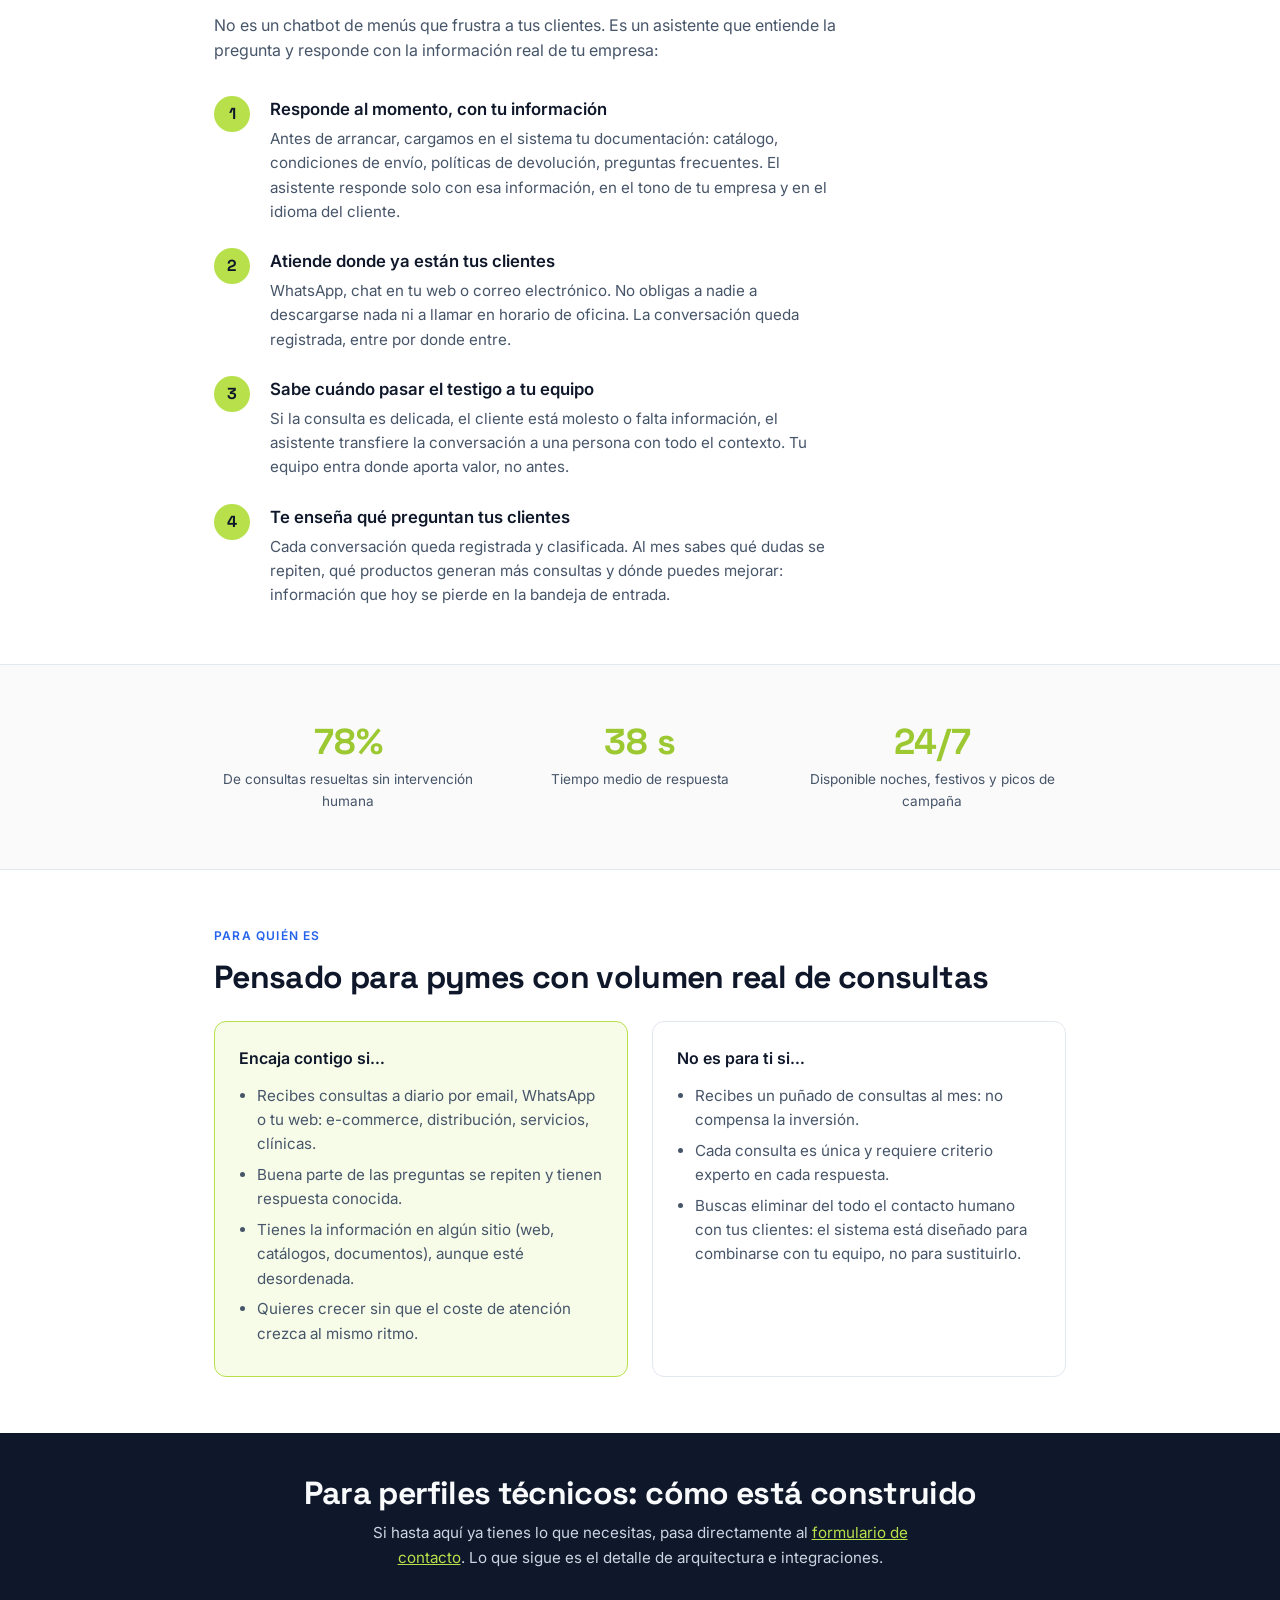
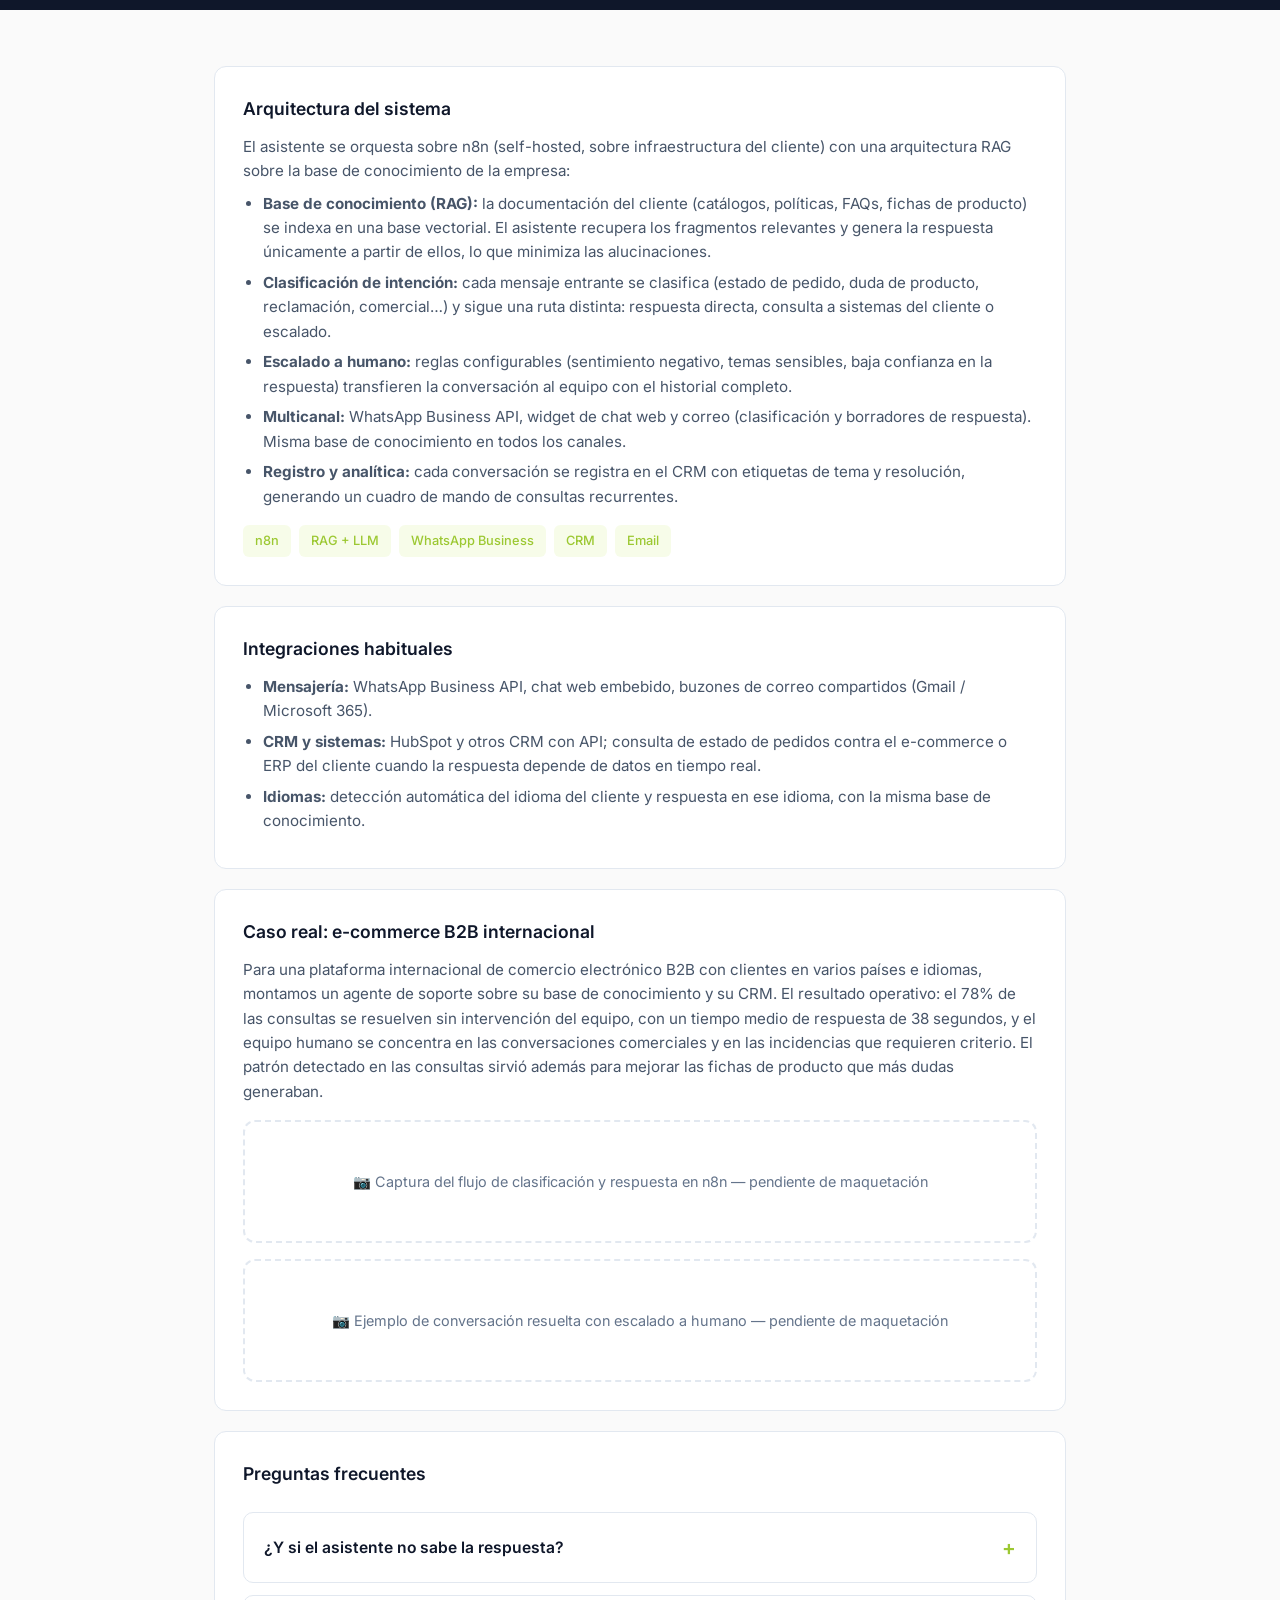
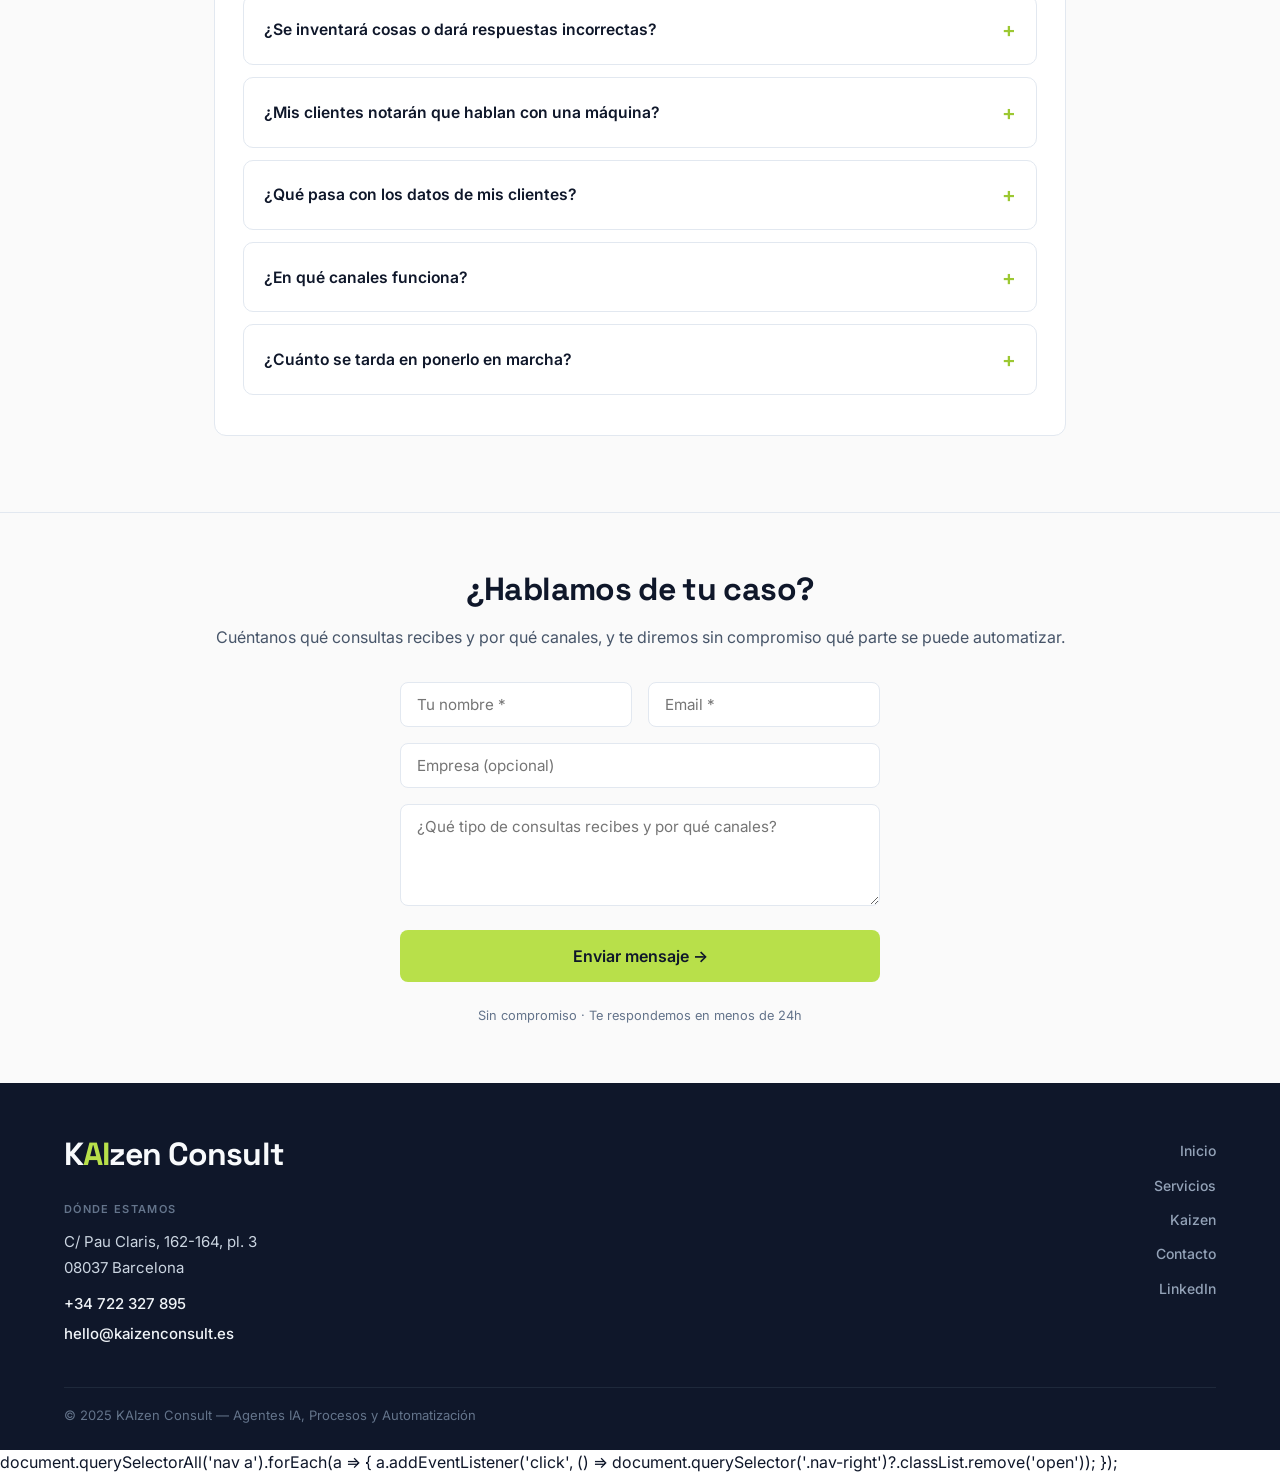
<file: agente-soporte-cliente.html>
<!DOCTYPE html>
<html lang="es">
<head>
<meta charset="UTF-8">
<meta name="viewport" content="width=device-width, initial-scale=1.0">
<title>Agente de Soporte al Cliente — Las respuestas ya existen; el cuello de botella es quién las escribe | KAIzen Consult</title>
<meta name="description" content="El 80% de las consultas tienen respuesta conocida: catálogo, condiciones, la cabeza de quien lleva años. Un asistente que responde con esa información en segundos por WhatsApp, web o email, y deriva a tu equipo solo lo que requiere criterio.">
<link rel="canonical" href="https://kaizenconsult-web.vercel.app/agente-soporte-cliente.html">
<meta property="og:title" content="Agente de Soporte al Cliente — KAIzen Consult">
<meta property="og:description" content="Las respuestas ya existen. El cuello de botella es quién las escribe. Un asistente que responde en segundos con la información de tu empresa.">
<meta property="og:type" content="website">
<link rel="preconnect" href="https://fonts.googleapis.com">
<link href="https://fonts.googleapis.com/css2?family=Inter:wght@400;500;600;700&family=Space+Grotesk:wght@500;600;700&display=swap" rel="stylesheet">
<link rel="stylesheet" href="css/nav.css">
<link rel="stylesheet" href="css/i18n.css">
<link rel="stylesheet" href="css/landing.css">
<link rel="stylesheet" href="css/footer.css">
<style>
*, *::before, *::after { margin: 0; padding: 0; box-sizing: border-box; }
:root {
  --bg: #ffffff;
  --bg-alt: #fafafa;
  --text: #0f172a;
  --text-secondary: #475569;
  --text-muted: #64748b;
  --electric: #2563eb;
  --lime: #b8e04a;
  --lime-dark: #9cc832;
  --accent-light: rgba(37, 99, 235, 0.08);
  --lime-light: rgba(184, 224, 74, 0.12);
  --border: #e2e8f0;
  --font: 'Inter', -apple-system, BlinkMacSystemFont, sans-serif;
  --font-display: 'Space Grotesk', var(--font);
}
html { scroll-behavior: smooth; }
body { font-family: var(--font); color: var(--text); background: var(--bg); line-height: 1.6; -webkit-font-smoothing: antialiased; }
.container { max-width: 900px; margin: 0 auto; padding: 0 1.5rem; }

nav {
  position: fixed; top: 0; left: 0; right: 0;
  z-index: 100;
  padding: 1rem 1.5rem;
  background: rgba(255,255,255,0.95);
  backdrop-filter: blur(12px);
  border-bottom: 1px solid var(--border);
}
nav .nav-inner { max-width: 1200px; margin: 0 auto; display: flex; align-items: center; justify-content: space-between; }
.logo { font-weight: 700; font-size: 1.35rem; letter-spacing: -0.03em; color: var(--text); text-decoration: none; }
.logo span { color: var(--lime); }
nav a { font-size: 0.9rem; font-weight: 500; color: var(--text-secondary); text-decoration: none; }
nav a:hover { color: var(--text); }
.nav-cta { background: var(--lime); color: var(--text) !important; padding: 0.55rem 1.25rem; border-radius: 8px; font-weight: 600 !important; text-decoration: none; margin-left: 1.5rem; }
.nav-cta:hover { background: var(--lime-dark); }

.breadcrumb { padding: 6.5rem 0 0; font-size: 0.85rem; color: var(--text-muted); }
.breadcrumb a { color: var(--text-muted); text-decoration: none; }
.breadcrumb a:hover { color: var(--electric); }

.page-hero { padding: 1.5rem 0 3.5rem; }
.service-category { font-size: 0.75rem; font-weight: 600; text-transform: uppercase; letter-spacing: 0.1em; color: var(--lime-dark); margin-bottom: 0.75rem; }
.page-hero h1 { font-family: var(--font-display); font-size: clamp(2rem, 4.5vw, 3rem); font-weight: 700; line-height: 1.15; letter-spacing: -0.03em; max-width: 720px; }
.page-hero .hero-sub { color: var(--text-secondary); font-size: 1.15rem; margin-top: 1.25rem; max-width: 620px; line-height: 1.65; }
.hero-actions { display: flex; gap: 0.75rem; margin-top: 2rem; flex-wrap: wrap; }
.btn-primary {
  background: var(--lime); color: var(--text);
  padding: 0.9rem 1.75rem; border-radius: 8px;
  font-family: var(--font); font-size: 0.95rem; font-weight: 600;
  text-decoration: none; border: none; cursor: pointer;
  display: inline-flex; align-items: center; gap: 0.5rem; transition: background 0.2s;
}
.btn-primary:hover { background: var(--lime-dark); }
.btn-secondary {
  background: transparent; color: var(--text);
  padding: 0.9rem 1.75rem; border-radius: 8px;
  font-size: 0.95rem; font-weight: 500; text-decoration: none;
  border: 1px solid var(--border); transition: all 0.2s;
}
.btn-secondary:hover { border-color: var(--text); background: var(--bg-alt); }

section { padding: 3.5rem 0; }
.section-tag { font-size: 0.75rem; font-weight: 600; text-transform: uppercase; letter-spacing: 0.1em; color: var(--electric); margin-bottom: 0.75rem; }
h2 { font-family: var(--font-display); font-size: clamp(1.5rem, 2.5vw, 2rem); font-weight: 700; line-height: 1.25; letter-spacing: -0.02em; margin-bottom: 1rem; }
.section-intro { color: var(--text-secondary); max-width: 640px; margin-bottom: 2rem; }

.pain-grid { display: grid; grid-template-columns: repeat(auto-fit, minmax(250px, 1fr)); gap: 1rem; }
.pain-card { background: var(--bg-alt); border: 1px solid var(--border); border-radius: 12px; padding: 1.5rem; }
.pain-card p { color: var(--text-secondary); font-size: 0.95rem; }
.pain-card .pain-quote { font-weight: 600; color: var(--text); font-style: italic; margin-bottom: 0.5rem; font-size: 1rem; }

.steps { display: flex; flex-direction: column; gap: 1.5rem; margin-top: 1.5rem; }
.step { display: flex; gap: 1.25rem; align-items: flex-start; }
.step-num {
  flex-shrink: 0; width: 2.25rem; height: 2.25rem; border-radius: 50%;
  background: var(--lime); color: var(--text);
  display: flex; align-items: center; justify-content: center;
  font-family: var(--font-display); font-weight: 700;
}
.step h3 { font-size: 1.05rem; font-weight: 600; margin-bottom: 0.25rem; }
.step p { color: var(--text-secondary); font-size: 0.95rem; max-width: 560px; }

.results-band { background: var(--bg-alt); border-top: 1px solid var(--border); border-bottom: 1px solid var(--border); }
.results-grid { display: grid; grid-template-columns: repeat(auto-fit, minmax(200px, 1fr)); gap: 1.5rem; }
.result-item { text-align: center; }
.result-value { font-family: var(--font-display); font-size: 2.25rem; font-weight: 700; color: var(--lime-dark); line-height: 1.2; }
.result-label { font-size: 0.85rem; color: var(--text-secondary); margin-top: 0.35rem; }

.fit-cols { display: grid; grid-template-columns: 1fr 1fr; gap: 1.5rem; margin-top: 1.5rem; }
.fit-col { border: 1px solid var(--border); border-radius: 12px; padding: 1.5rem; }
.fit-col.yes { background: var(--lime-light); border-color: var(--lime); }
.fit-col h3 { font-size: 1rem; font-weight: 600; margin-bottom: 0.75rem; }
.fit-col ul { padding-left: 1.1rem; }
.fit-col li { color: var(--text-secondary); font-size: 0.95rem; margin: 0.4rem 0; }
@media (max-width: 640px) { .fit-cols { grid-template-columns: 1fr; } }

.tech-divider {
  background: var(--text); color: #cbd5e1;
  padding: 2.5rem 0; text-align: center;
}
.tech-divider h2 { color: #f8fafc; margin-bottom: 0.5rem; }
.tech-divider p { font-size: 0.95rem; max-width: 560px; margin: 0 auto; }

.tech-section { background: var(--bg-alt); }
.tech-block { background: var(--bg); border: 1px solid var(--border); border-radius: 12px; padding: 1.75rem; margin-bottom: 1.25rem; }
.tech-block h3 { font-size: 1.1rem; font-weight: 600; margin-bottom: 0.75rem; }
.tech-block p, .tech-block li { color: var(--text-secondary); font-size: 0.95rem; }
.tech-block ul { padding-left: 1.25rem; margin-top: 0.5rem; }
.tech-block li { margin: 0.4rem 0; }
.project-types { margin-top: 1rem; display: flex; flex-wrap: wrap; gap: 0.5rem; }
.project-tag { font-size: 0.8rem; padding: 0.35rem 0.75rem; background: var(--lime-light); color: var(--lime-dark); border-radius: 6px; font-weight: 500; }

.screenshot-placeholder {
  border: 2px dashed var(--border); border-radius: 12px;
  padding: 3rem 1.5rem; text-align: center; color: var(--text-muted);
  font-size: 0.9rem; margin-top: 1rem; background: var(--bg);
}

.faq-list { margin-top: 1.5rem; }
.faq-item { border: 1px solid var(--border); border-radius: 10px; margin-bottom: 0.75rem; background: var(--bg); }
.faq-item summary {
  cursor: pointer; padding: 1.1rem 1.25rem; font-weight: 600; font-size: 0.98rem;
  list-style: none; display: flex; justify-content: space-between; align-items: center; gap: 1rem;
}
.faq-item summary::-webkit-details-marker { display: none; }
.faq-item summary::after { content: '+'; font-size: 1.3rem; color: var(--lime-dark); flex-shrink: 0; }
.faq-item[open] summary::after { content: '−'; }
.faq-item .faq-answer { padding: 0 1.25rem 1.25rem; color: var(--text-secondary); font-size: 0.95rem; line-height: 1.65; }

.contact-section { background: var(--bg-alt); border-top: 1px solid var(--border); }
.contact-section h2 { text-align: center; }
.contact-section .contact-lead { text-align: center; color: var(--text-secondary); margin-bottom: 2rem; }
.contact-form-wrap { max-width: 480px; margin: 0 auto; }
.contact-form { display: flex; flex-direction: column; gap: 1rem; }
.form-row { display: flex; gap: 1rem; flex-wrap: wrap; }
.form-row .form-group { flex: 1; min-width: 200px; }
.form-group input, .form-group textarea {
  width: 100%; padding: 0.75rem 1rem;
  border: 1px solid var(--border); border-radius: 8px;
  font-family: var(--font); font-size: 0.95rem; background: var(--bg); color: var(--text);
}
.form-group input:focus, .form-group textarea:focus { outline: none; border-color: var(--electric); }
.form-group textarea { min-height: 100px; resize: vertical; }
.form-submit {
  background: var(--lime); color: var(--text);
  padding: 1rem 1.5rem; border-radius: 8px;
  font-weight: 600; font-size: 1rem; border: none; cursor: pointer; font-family: var(--font);
}
.form-submit:hover { background: var(--lime-dark); }
.form-note { font-size: 0.8rem; color: var(--text-muted); margin-top: 0.5rem; text-align: center; }
@media (max-width: 768px) { .form-row { flex-direction: column; } .form-row .form-group { min-width: 100%; } }
</style>
<script type="application/ld+json">
{
  "@context": "https://schema.org",
  "@type": "Service",
  "name": "Agente de Soporte al Cliente",
  "serviceType": "Automatización de atención al cliente con IA",
  "provider": { "@type": "Organization", "name": "KAIzen Consult", "email": "hello@kaizenconsult.es", "address": { "@type": "PostalAddress", "streetAddress": "C/ Pau Claris, 162-164, pl. 3", "postalCode": "08037", "addressLocality": "Barcelona", "addressCountry": "ES" } },
  "areaServed": "España",
  "audience": { "@type": "BusinessAudience", "name": "Pymes con volumen de consultas de clientes" },
  "description": "Asistente de atención al cliente que responde por WhatsApp, chat web y email usando la documentación de la empresa, resuelve las consultas habituales y escala a una persona cuando hace falta."
}
</script>
<script type="application/ld+json">
{
  "@context": "https://schema.org",
  "@type": "FAQPage",
  "mainEntity": [
    { "@type": "Question", "name": "¿Y si el asistente no sabe la respuesta?", "acceptedAnswer": { "@type": "Answer", "text": "Lo dice y pasa la conversación a una persona de tu equipo, con todo el contexto de lo hablado. Está configurado para responder solo con información de tu documentación: si no la tiene, no se la inventa." } },
    { "@type": "Question", "name": "¿Se inventará cosas o dará respuestas incorrectas?", "acceptedAnswer": { "@type": "Answer", "text": "El asistente solo responde a partir de tu propia documentación: catálogos, condiciones, políticas, preguntas frecuentes. Antes de ponerlo delante de clientes reales, se prueba con tu equipo y se ajusta hasta que las respuestas son correctas y suenan a tu empresa." } },
    { "@type": "Question", "name": "¿Mis clientes notarán que hablan con una máquina?", "acceptedAnswer": { "@type": "Answer", "text": "El asistente se presenta como lo que es: no engaña a nadie. Lo que valoran tus clientes es la respuesta correcta en segundos, a cualquier hora, en su idioma. Y cuando el tema lo requiere, hay una persona detrás en la misma conversación." } },
    { "@type": "Question", "name": "¿Qué pasa con los datos de mis clientes?", "acceptedAnswer": { "@type": "Answer", "text": "El sistema se monta sobre infraestructura que controlas y los datos de tus clientes no se usan para entrenar ningún modelo. Definimos contigo qué información puede ver el asistente y qué queda fuera." } },
    { "@type": "Question", "name": "¿En qué canales funciona?", "acceptedAnswer": { "@type": "Answer", "text": "WhatsApp Business, chat en tu web y correo electrónico, por separado o combinados. La conversación queda registrada en tu CRM independientemente del canal por el que entre." } },
    { "@type": "Question", "name": "¿Cuánto se tarda en ponerlo en marcha?", "acceptedAnswer": { "@type": "Answer", "text": "Entre dos y cinco semanas según los canales y la documentación disponible. Empezamos por un solo canal y el tipo de consulta más frecuente, medimos, y ampliamos desde ahí." } }
  ]
}
</script>
<script type="application/ld+json">
{
  "@context": "https://schema.org",
  "@type": "BreadcrumbList",
  "itemListElement": [
    { "@type": "ListItem", "position": 1, "name": "Inicio", "item": "https://kaizenconsult-web.vercel.app/" },
    { "@type": "ListItem", "position": 2, "name": "Soluciones", "item": "https://kaizenconsult-web.vercel.app/soluciones.html" },
    { "@type": "ListItem", "position": 3, "name": "Agente de Soporte al Cliente" }
  ]
}
</script>
</head>
<body data-page-title="meta.lp.soporte.title" data-page-description="meta.lp.soporte.description">

<nav>
  <div class="nav-inner">
    <a href="vinculo.html" class="logo">K<span>AI</span>zen Consult</a>
    <button class="hamburger" onclick="document.querySelector('.nav-right')?.classList.toggle('open')" aria-label="Menu">
      <span></span><span></span><span></span>
    </button>
    <div class="nav-right mobile-collapsible">
      <ul>
        <li><a href="vinculo.html" data-i18n="nav.home">Inicio</a></li>
        <li><a href="soluciones.html" data-i18n="nav.services">Servicios</a></li>
        <li><a href="vinculo.html#proceso" data-i18n="nav.kaizen">Kaizen</a></li>
        <li><a href="contacto.html" class="nav-cta" data-i18n="nav.contact">Contacto</a></li>
      </ul>
      <div class="lang-toggle" id="lang-toggle" role="group" aria-label="Language">
        <span class="lang-option" data-lang="en">EN</span>
        <span class="lang-option" data-lang="es">ES</span>
      </div>
    </div>
  </div>
</nav>

<div class="container breadcrumb">
  <a href="vinculo.html" data-i18n="breadcrumb.home">Inicio</a> / <a href="soluciones.html" data-i18n="breadcrumb.solutions">Soluciones</a> / <span data-i18n="breadcrumb.soporte">Agente de Soporte al Cliente</span>
</div>

<div class="container landing-hero-media">
  <img src="images/hero-support.jpg" alt="Customer support assistant" width="900" height="386" loading="eager">
</div>

<!-- ============ PARTE SUPERIOR: NEGOCIO ============ -->

<header class="page-hero">
  <div class="container">
    <div class="service-category" data-i18n="lp.soporte.hero.category">Atención al cliente</div>
    <h1 data-i18n="lp.soporte.hero.title">Las respuestas ya existen. El cuello de botella es quién las escribe.</h1>
    <p class="hero-sub" data-i18n="lp.soporte.hero.sub">El 80% de las consultas que recibe tu equipo tienen respuesta conocida: está en el catálogo, en las condiciones de envío, en la cabeza de quien lleva años. Montamos un asistente que responde con esa información en segundos, por WhatsApp, web o email — y deriva a tu equipo solo lo que requiere criterio.</p>
    <div class="hero-actions">
      <a href="contacto.html" class="btn-primary" data-i18n="lp.cta.free">Pedir una valoración gratuita →</a>
      <a href="#como-funciona" class="btn-secondary" data-i18n="lp.cta.how">Ver cómo funciona</a>
    </div>
  </div>
</header>

<section id="problemas">
  <div class="container">
    <div class="section-tag" data-i18n="lp.section.problem">El problema</div>
    <h2 data-i18n="lp.section.pain.q">¿Te suena alguna de estas situaciones?</h2>
    <div class="pain-grid">
      <div class="pain-card">
        <p class="pain-quote" data-i18n="lp.soporte.pain.1.quote">"Respondemos siempre a las mismas preguntas."</p>
        <p>¿Dónde está mi pedido? ¿Cuánto tarda el envío? ¿Tenéis este producto? El 80% de las consultas se repiten, y cada una interrumpe a alguien de tu equipo.</p>
      </div>
      <div class="pain-card">
        <p class="pain-quote">"Los mensajes se acumulan y contestamos tarde."</p>
        <p>Un cliente que espera dos días una respuesta es un cliente que ya está mirando a tu competencia. Y las consultas de fin de semana se encuentran el lunes con la bandeja llena.</p>
      </div>
      <div class="pain-card">
        <p class="pain-quote">"Crecer significa contratar más gente para responder."</p>
        <p>Cada campaña, cada mercado nuevo, cada pico de temporada multiplica las consultas. Ampliar plantilla solo para responder mensajes no siempre sale a cuenta.</p>
      </div>
    </div>
  </div>
</section>

<section id="como-funciona" style="padding-top:0;">
  <div class="container">
    <div class="section-tag" data-i18n="lp.section.solution">La solución</div>
    <h2 data-i18n="lp.soporte.solution.title">Qué hace el asistente por ti, cada día</h2>
    <p class="section-intro">No es un chatbot de menús que frustra a tus clientes. Es un asistente que entiende la pregunta y responde con la información real de tu empresa:</p>
    <div class="steps">
      <div class="step">
        <div class="step-num">1</div>
        <div>
          <h3>Responde al momento, con tu información</h3>
          <p>Antes de arrancar, cargamos en el sistema tu documentación: catálogo, condiciones de envío, políticas de devolución, preguntas frecuentes. El asistente responde solo con esa información, en el tono de tu empresa y en el idioma del cliente.</p>
        </div>
      </div>
      <div class="step">
        <div class="step-num">2</div>
        <div>
          <h3>Atiende donde ya están tus clientes</h3>
          <p>WhatsApp, chat en tu web o correo electrónico. No obligas a nadie a descargarse nada ni a llamar en horario de oficina. La conversación queda registrada, entre por donde entre.</p>
        </div>
      </div>
      <div class="step">
        <div class="step-num">3</div>
        <div>
          <h3>Sabe cuándo pasar el testigo a tu equipo</h3>
          <p>Si la consulta es delicada, el cliente está molesto o falta información, el asistente transfiere la conversación a una persona con todo el contexto. Tu equipo entra donde aporta valor, no antes.</p>
        </div>
      </div>
      <div class="step">
        <div class="step-num">4</div>
        <div>
          <h3>Te enseña qué preguntan tus clientes</h3>
          <p>Cada conversación queda registrada y clasificada. Al mes sabes qué dudas se repiten, qué productos generan más consultas y dónde puedes mejorar: información que hoy se pierde en la bandeja de entrada.</p>
        </div>
      </div>
    </div>
  </div>
</section>

<section class="results-band">
  <div class="container">
    <div class="results-grid">
      <div class="result-item">
        <div class="result-value">78%</div>
        <div class="result-label" data-i18n="lp.soporte.result.1">De consultas resueltas sin intervención humana</div>
      </div>
      <div class="result-item">
        <div class="result-value">38 s</div>
        <div class="result-label" data-i18n="lp.soporte.result.2">Tiempo medio de respuesta</div>
      </div>
      <div class="result-item">
        <div class="result-value">24/7</div>
        <div class="result-label" data-i18n="lp.soporte.result.3">Disponible noches, festivos y picos de campaña</div>
      </div>
    </div>
  </div>
</section>

<section id="para-quien">
  <div class="container">
    <div class="section-tag" data-i18n="lp.section.audience">Para quién es</div>
    <h2 data-i18n="lp.soporte.audience.title">Pensado para pymes con volumen real de consultas</h2>
    <div class="fit-cols">
      <div class="fit-col yes">
        <h3 data-i18n="lp.fit.yes">Encaja contigo si…</h3>
        <ul>
          <li>Recibes consultas a diario por email, WhatsApp o tu web: e-commerce, distribución, servicios, clínicas.</li>
          <li>Buena parte de las preguntas se repiten y tienen respuesta conocida.</li>
          <li>Tienes la información en algún sitio (web, catálogos, documentos), aunque esté desordenada.</li>
          <li>Quieres crecer sin que el coste de atención crezca al mismo ritmo.</li>
        </ul>
      </div>
      <div class="fit-col">
        <h3 data-i18n="lp.fit.no">No es para ti si…</h3>
        <ul>
          <li>Recibes un puñado de consultas al mes: no compensa la inversión.</li>
          <li>Cada consulta es única y requiere criterio experto en cada respuesta.</li>
          <li>Buscas eliminar del todo el contacto humano con tus clientes: el sistema está diseñado para combinarse con tu equipo, no para sustituirlo.</li>
        </ul>
      </div>
    </div>
  </div>
</section>

<!-- ============ PARTE INFERIOR: TÉCNICA ============ -->

<div class="tech-divider">
  <div class="container">
    <h2>Para perfiles técnicos: cómo está construido</h2>
    <p>Si hasta aquí ya tienes lo que necesitas, pasa directamente al <a href="contacto.html" style="color:var(--lime);">formulario de contacto</a>. Lo que sigue es el detalle de arquitectura e integraciones.</p>
  </div>
</div>

<section class="tech-section">
  <div class="container">
    <div class="tech-block">
      <h3>Arquitectura del sistema</h3>
      <p>El asistente se orquesta sobre n8n (self-hosted, sobre infraestructura del cliente) con una arquitectura RAG sobre la base de conocimiento de la empresa:</p>
      <ul>
        <li><strong>Base de conocimiento (RAG):</strong> la documentación del cliente (catálogos, políticas, FAQs, fichas de producto) se indexa en una base vectorial. El asistente recupera los fragmentos relevantes y genera la respuesta únicamente a partir de ellos, lo que minimiza las alucinaciones.</li>
        <li><strong>Clasificación de intención:</strong> cada mensaje entrante se clasifica (estado de pedido, duda de producto, reclamación, comercial…) y sigue una ruta distinta: respuesta directa, consulta a sistemas del cliente o escalado.</li>
        <li><strong>Escalado a humano:</strong> reglas configurables (sentimiento negativo, temas sensibles, baja confianza en la respuesta) transfieren la conversación al equipo con el historial completo.</li>
        <li><strong>Multicanal:</strong> WhatsApp Business API, widget de chat web y correo (clasificación y borradores de respuesta). Misma base de conocimiento en todos los canales.</li>
        <li><strong>Registro y analítica:</strong> cada conversación se registra en el CRM con etiquetas de tema y resolución, generando un cuadro de mando de consultas recurrentes.</li>
      </ul>
      <div class="project-types">
        <span class="project-tag">n8n</span>
        <span class="project-tag">RAG + LLM</span>
        <span class="project-tag">WhatsApp Business</span>
        <span class="project-tag">CRM</span>
        <span class="project-tag">Email</span>
      </div>
    </div>

    <div class="tech-block">
      <h3>Integraciones habituales</h3>
      <ul>
        <li><strong>Mensajería:</strong> WhatsApp Business API, chat web embebido, buzones de correo compartidos (Gmail / Microsoft 365).</li>
        <li><strong>CRM y sistemas:</strong> HubSpot y otros CRM con API; consulta de estado de pedidos contra el e-commerce o ERP del cliente cuando la respuesta depende de datos en tiempo real.</li>
        <li><strong>Idiomas:</strong> detección automática del idioma del cliente y respuesta en ese idioma, con la misma base de conocimiento.</li>
      </ul>
    </div>

    <div class="tech-block">
      <h3>Caso real: e-commerce B2B internacional</h3>
      <p>Para una plataforma internacional de comercio electrónico B2B con clientes en varios países e idiomas, montamos un agente de soporte sobre su base de conocimiento y su CRM. El resultado operativo: el 78% de las consultas se resuelven sin intervención del equipo, con un tiempo medio de respuesta de 38 segundos, y el equipo humano se concentra en las conversaciones comerciales y en las incidencias que requieren criterio. El patrón detectado en las consultas sirvió además para mejorar las fichas de producto que más dudas generaban.</p>
      <div class="screenshot-placeholder">📷 Captura del flujo de clasificación y respuesta en n8n — pendiente de maquetación</div>
      <div class="screenshot-placeholder">📷 Ejemplo de conversación resuelta con escalado a humano — pendiente de maquetación</div>
    </div>

    <div class="tech-block">
      <h3>Preguntas frecuentes</h3>
      <div class="faq-list">
        <details class="faq-item">
          <summary>¿Y si el asistente no sabe la respuesta?</summary>
          <div class="faq-answer">Lo dice y pasa la conversación a una persona de tu equipo, con todo el contexto de lo hablado. Está configurado para responder solo con información de tu documentación: si no la tiene, no se la inventa.</div>
        </details>
        <details class="faq-item">
          <summary>¿Se inventará cosas o dará respuestas incorrectas?</summary>
          <div class="faq-answer">El asistente solo responde a partir de tu propia documentación: catálogos, condiciones, políticas, preguntas frecuentes. Antes de ponerlo delante de clientes reales, se prueba con tu equipo y se ajusta hasta que las respuestas son correctas y suenan a tu empresa.</div>
        </details>
        <details class="faq-item">
          <summary>¿Mis clientes notarán que hablan con una máquina?</summary>
          <div class="faq-answer">El asistente se presenta como lo que es: no engaña a nadie. Lo que valoran tus clientes es la respuesta correcta en segundos, a cualquier hora, en su idioma. Y cuando el tema lo requiere, hay una persona detrás en la misma conversación.</div>
        </details>
        <details class="faq-item">
          <summary>¿Qué pasa con los datos de mis clientes?</summary>
          <div class="faq-answer">El sistema se monta sobre infraestructura que controlas y los datos de tus clientes no se usan para entrenar ningún modelo. Definimos contigo qué información puede ver el asistente y qué queda fuera.</div>
        </details>
        <details class="faq-item">
          <summary>¿En qué canales funciona?</summary>
          <div class="faq-answer">WhatsApp Business, chat en tu web y correo electrónico, por separado o combinados. La conversación queda registrada en tu CRM independientemente del canal por el que entre.</div>
        </details>
        <details class="faq-item">
          <summary>¿Cuánto se tarda en ponerlo en marcha?</summary>
          <div class="faq-answer">Entre dos y cinco semanas según los canales y la documentación disponible. Empezamos por un solo canal y el tipo de consulta más frecuente, medimos, y ampliamos desde ahí.</div>
        </details>
      </div>
    </div>
  </div>
</section>

<section class="contact-section" id="contacto">
  <div class="container">
    <h2 data-i18n="lp.contact.title">¿Hablamos de tu caso?</h2>
    <p class="contact-lead" data-i18n="lp.contact.lead.soporte">Cuéntanos qué consultas recibes y por qué canales, y te diremos sin compromiso qué parte se puede automatizar.</p>
    <div class="contact-form-wrap">
      <form class="contact-form" action="https://formsubmit.co/elena@vinculo.io" method="POST" id="contact-form">
        <input type="hidden" name="_subject" value="Solicitud desde Agente de Soporte al Cliente - KAIzen Consult" data-i18n-value="form.subject.soporte">
        <input type="hidden" name="_captcha" value="false">
        <input type="hidden" name="_template" value="table">
        <input type="hidden" name="_next" value="" id="form-next">
        <input type="hidden" name="interes" value="soporte">
        <div class="form-row">
          <div class="form-group">
            <input type="text" name="name" data-i18n-placeholder="form.name" placeholder="Tu nombre *" required>
          </div>
          <div class="form-group">
            <input type="email" name="email" data-i18n-placeholder="form.email" placeholder="Email *" required>
          </div>
        </div>
        <div class="form-group">
          <input type="text" name="empresa" data-i18n-placeholder="form.company" placeholder="Empresa (opcional)">
        </div>
        <div class="form-group">
          <textarea name="message" data-i18n-placeholder="form.message.soporte" placeholder="¿Qué tipo de consultas recibes y por qué canales?" rows="4"></textarea>
        </div>
        <button type="submit" class="form-submit" data-i18n="form.submit">Enviar mensaje →</button>
        <p class="form-note" data-i18n="form.note">Sin compromiso · Respondemos en menos de 24 horas</p>
      </form>
    </div>
  </div>
</section>

<footer class="site-footer">
  <div class="container">
    <div class="footer-grid">
      <div class="footer-brand">
        <a href="vinculo.html" class="footer-logo">K<span>AI</span>zen Consult</a>
        <div class="footer-contact">
          <p class="footer-label" data-i18n="footer.findUs">Dónde estamos</p>
          <p class="footer-address" data-i18n="footer.address">C/ Pau Claris, 162-164, pl. 3
08037 Barcelona</p>
          <a href="tel:+34722327895" class="footer-email" style="display:block;margin-bottom:0.35rem;">+34 722 327 895</a>
          <a href="mailto:hello@kaizenconsult.es" class="footer-email">hello@kaizenconsult.es</a>
        </div>
      </div>
      <div class="footer-nav">
        <a href="vinculo.html" class="footer-social" data-i18n="nav.home">Inicio</a>
        <a href="soluciones.html" class="footer-social" data-i18n="nav.services">Servicios</a>
        <a href="vinculo.html#proceso" class="footer-social" data-i18n="nav.kaizen">Kaizen</a>
        <a href="contacto.html" class="footer-social" data-i18n="nav.contact">Contacto</a>
        <a href="https://www.linkedin.com/company/kaizen-consult-ai/" target="_blank" rel="noopener" class="footer-social" data-i18n="footer.linkedin">LinkedIn</a>
      </div>
    </div>
    <div class="footer-bottom">
      <p data-i18n="footer.tagline">© 2025 KAIzen Consult — Agentes IA, Procesos y Automatización</p>
    </div>
  </div>
</footer>

<script>
document.getElementById('form-next').value = window.location.href.split('#')[0] + '?sent=1#contacto';
if (window.location.search.includes('sent=1')) {
  const wrap = document.querySelector('.contact-form-wrap');
  if (wrap) {
    const msg = document.createElement('p');
    msg.style.cssText = 'color:var(--electric);font-weight:600;margin-bottom:1rem;text-align:center;';
    msg.setAttribute('data-i18n', 'form.success');
    msg.textContent = '✓ Mensaje enviado. Respondemos en menos de 24 horas.';
    wrap.insertBefore(msg, wrap.firstChild);
    if (window.KaizenI18n) window.KaizenI18n.setLang(window.KaizenI18n.getLang());
  }
}
</script>
<script src="js/landing-i18n.js"></script>
<script src="js/i18n.js"></script>


document.querySelectorAll('nav a').forEach(a => {
  a.addEventListener('click', () => document.querySelector('.nav-right')?.classList.remove('open'));
});
</body>
</html>
</file>
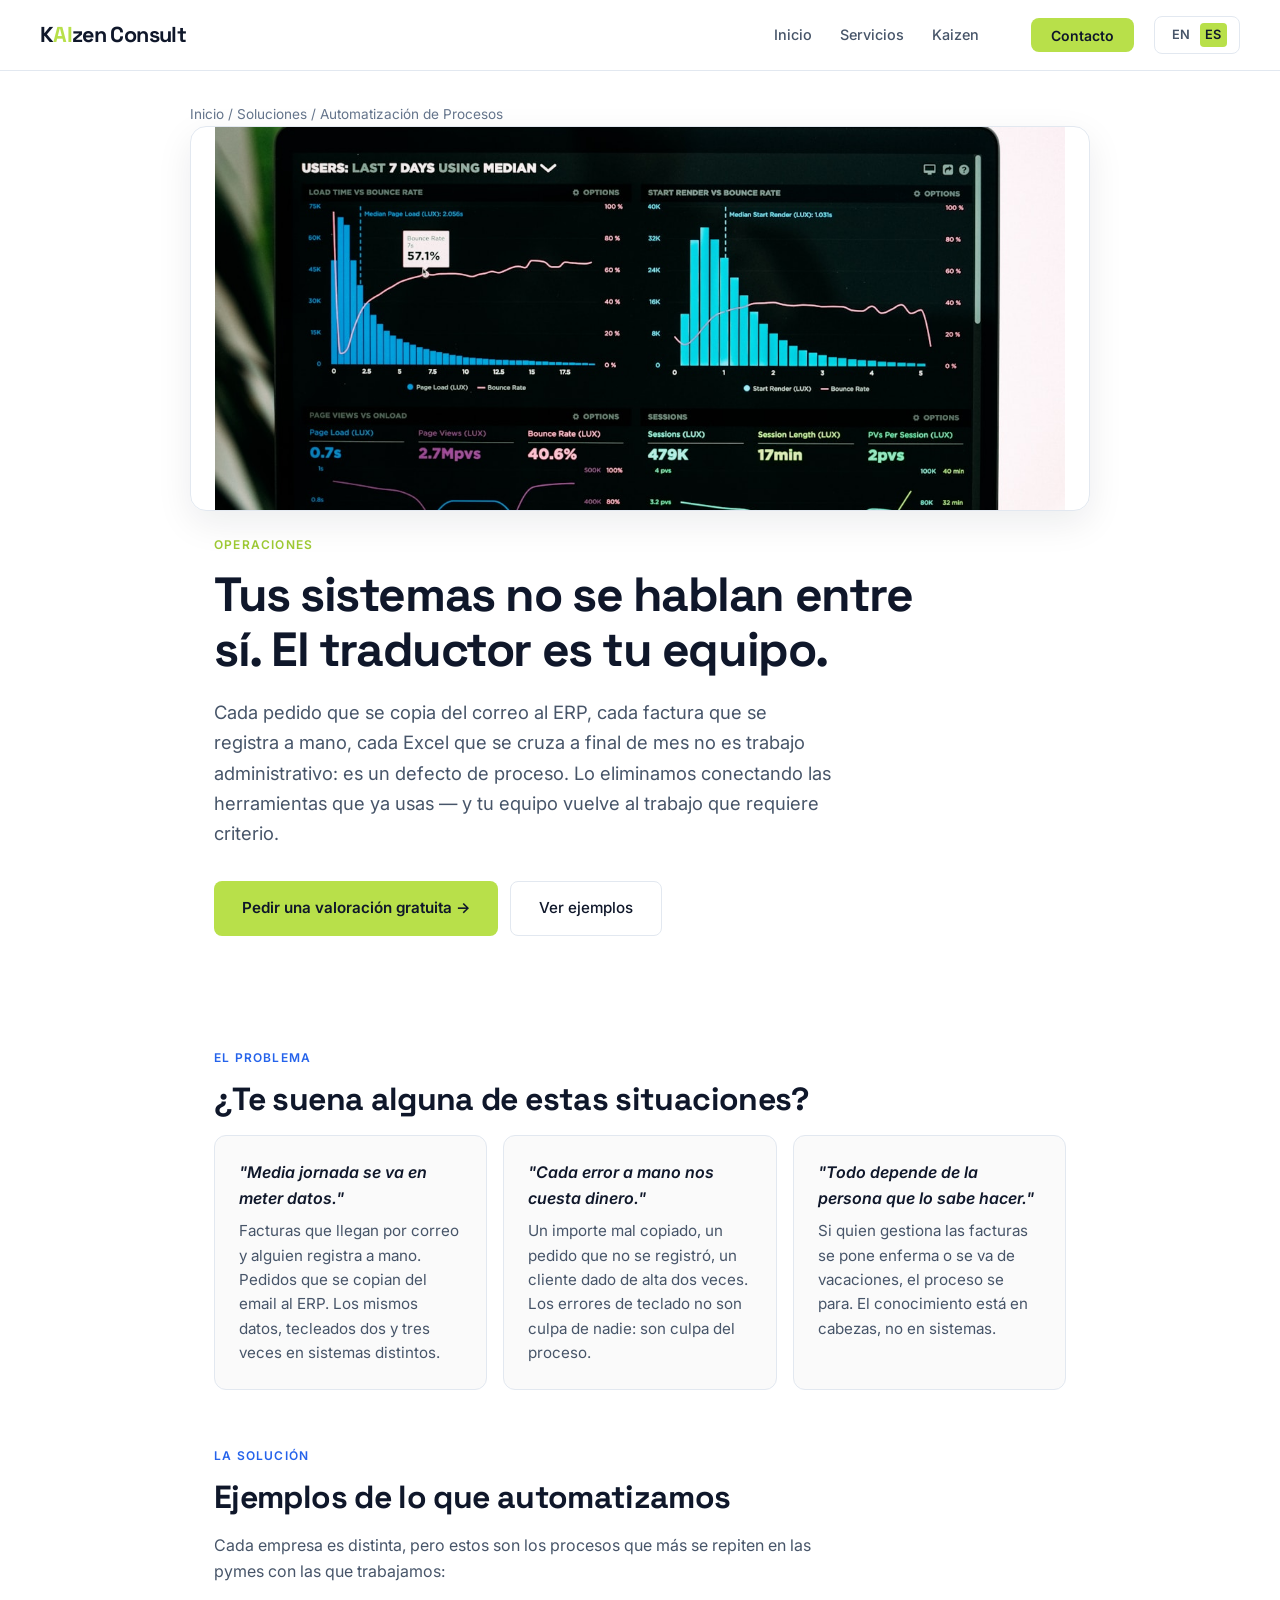
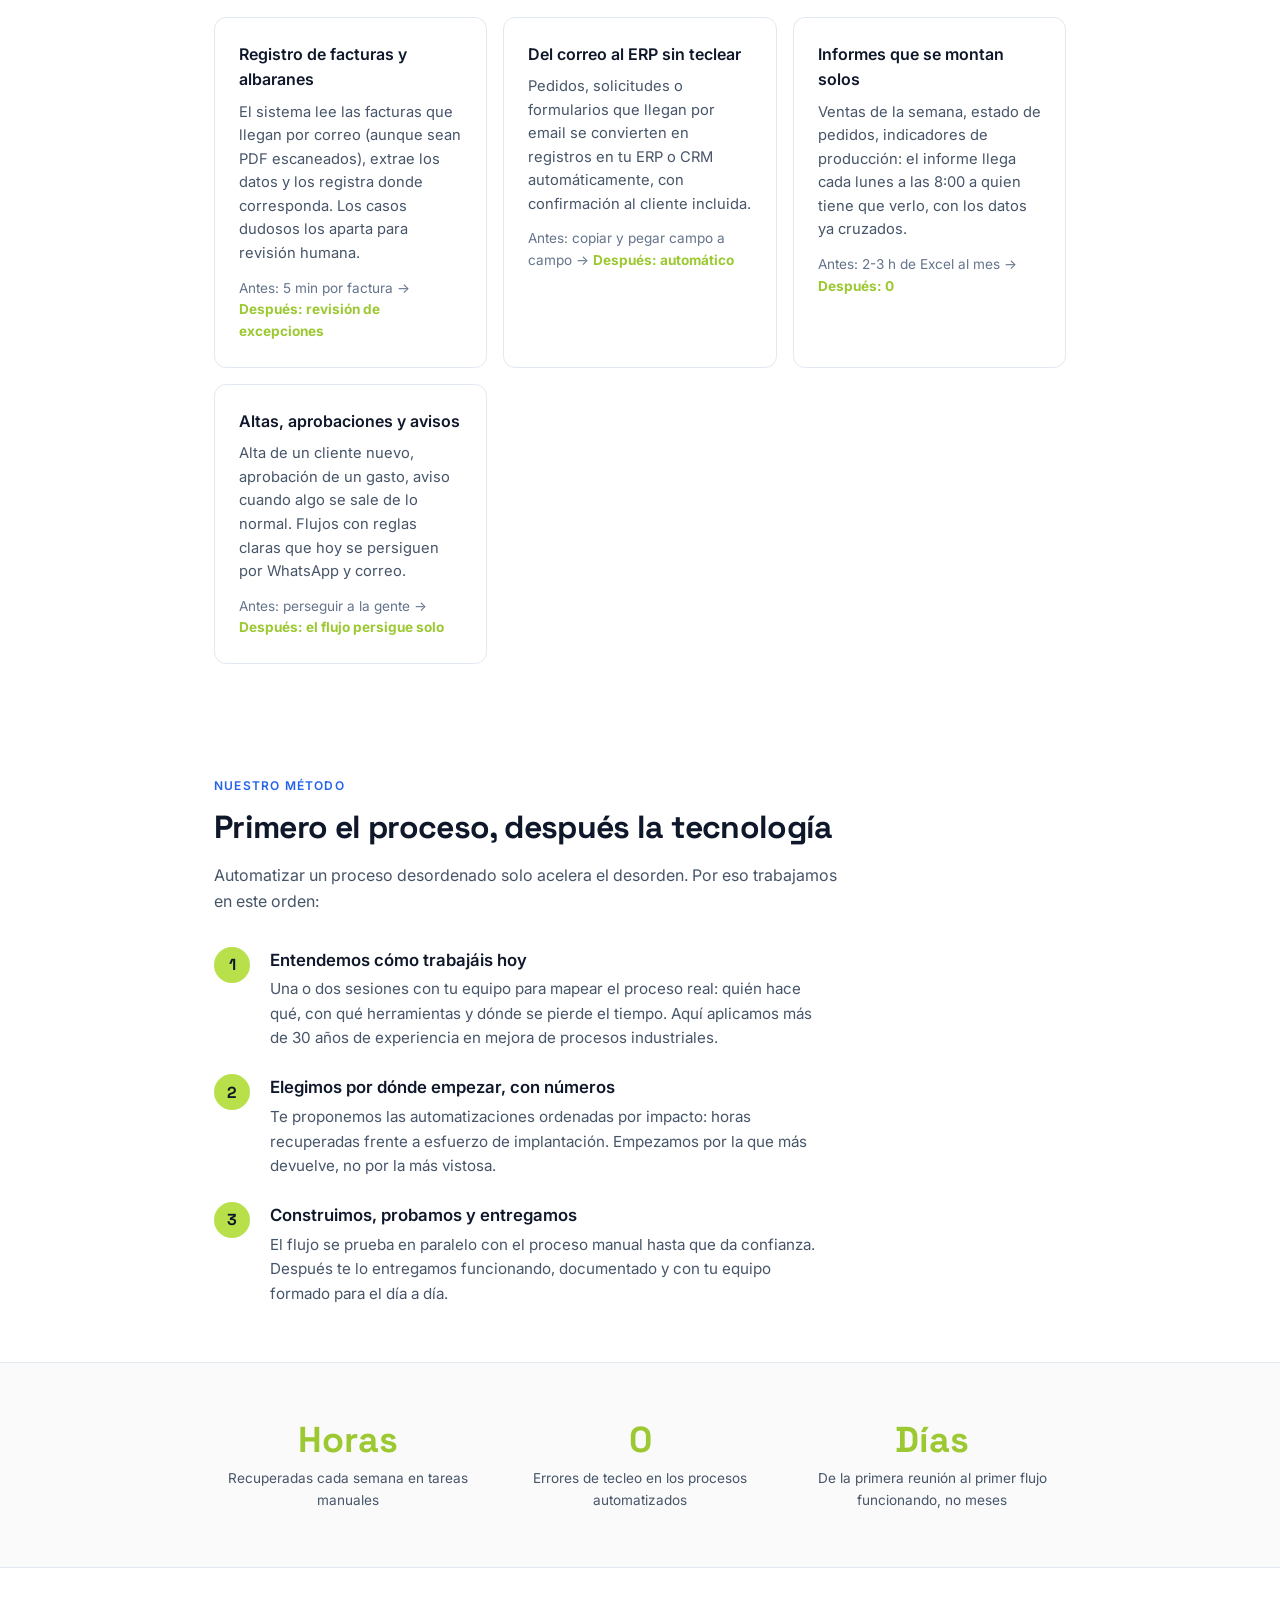
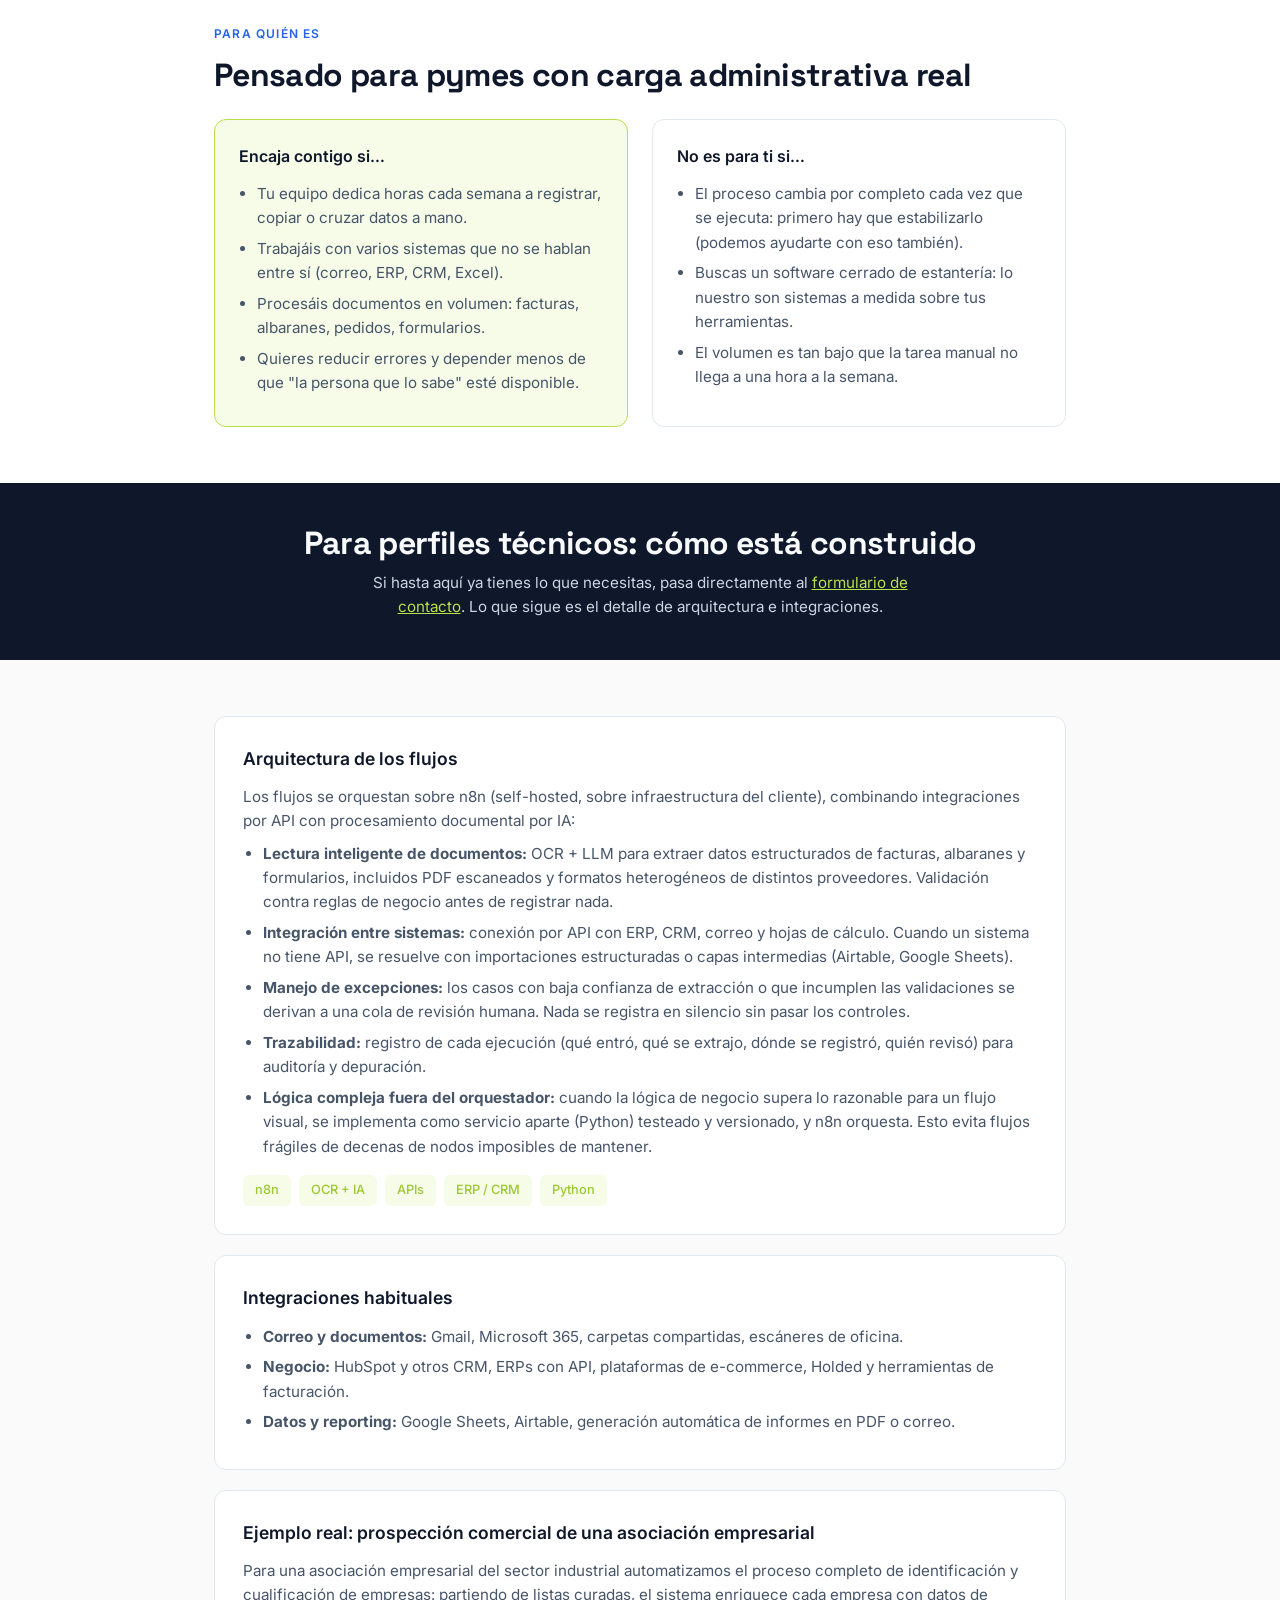
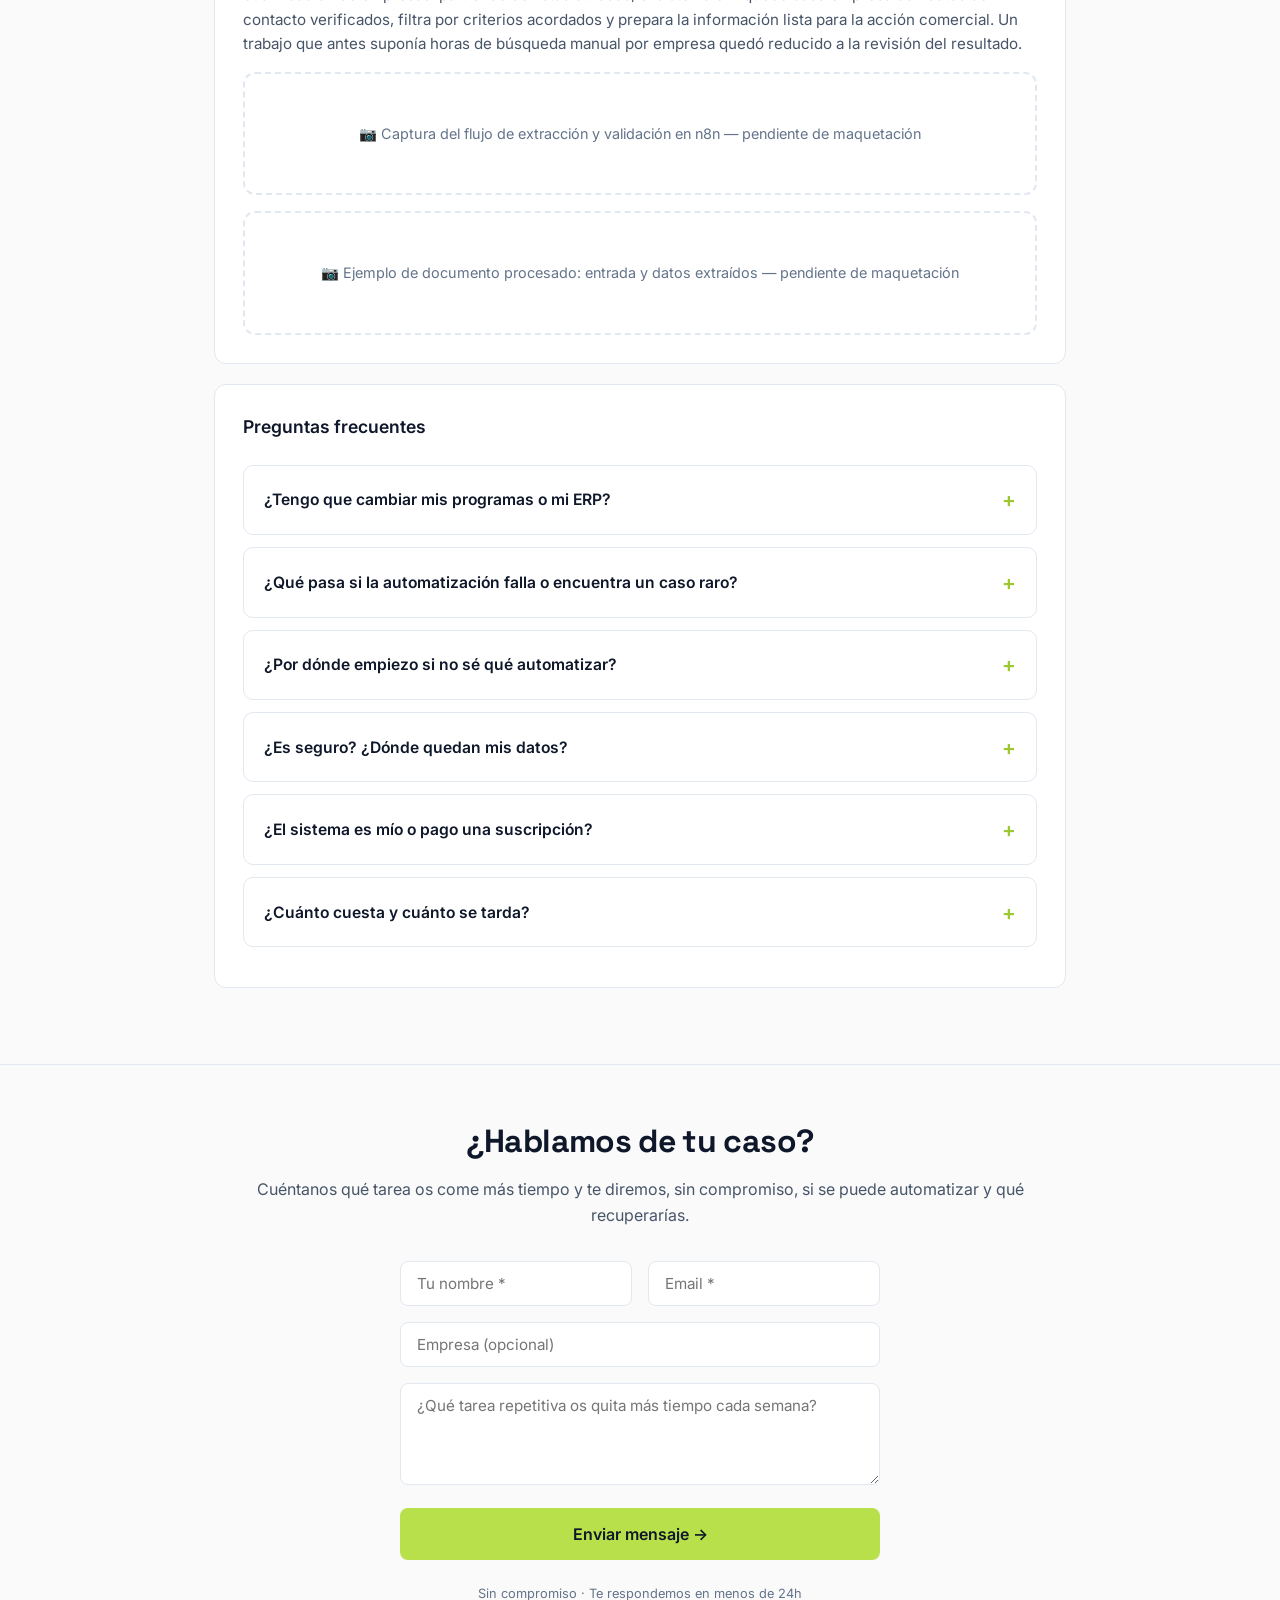
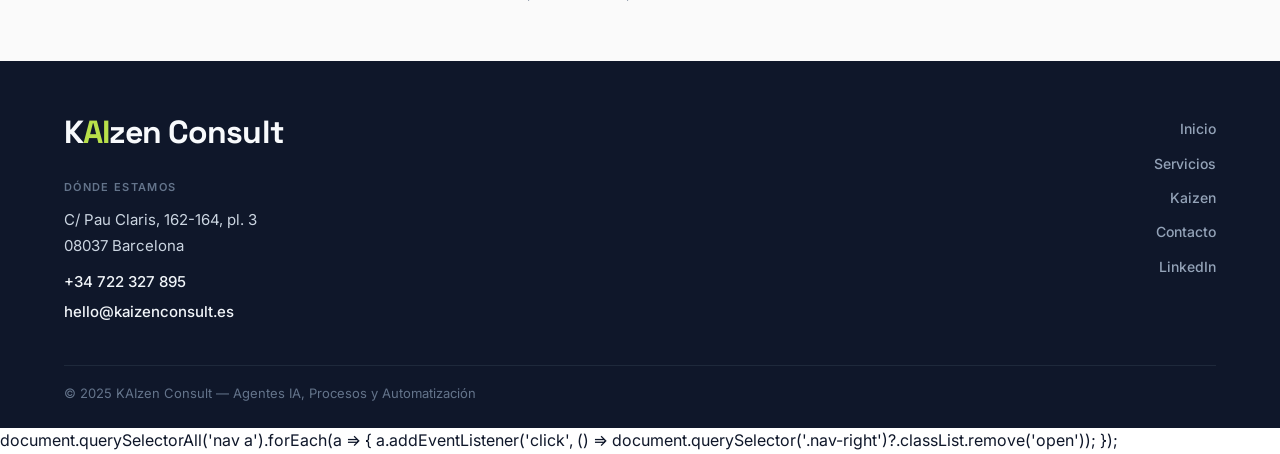
<file: automatizacion-de-procesos.html>
<!DOCTYPE html>
<html lang="es">
<head>
<meta charset="UTF-8">
<meta name="viewport" content="width=device-width, initial-scale=1.0">
<title>Automatización de Procesos para Pymes — Tus sistemas conectados, tu equipo a lo importante | KAIzen Consult</title>
<meta name="description" content="Cuando el correo, el ERP y el Excel no se hablan, el traductor es tu equipo. Eso es un defecto de proceso, y se elimina: automatización de facturas, pedidos e informes con las herramientas que ya usas.">
<link rel="canonical" href="https://kaizenconsult-web.vercel.app/automatizacion-de-procesos.html">
<meta property="og:title" content="Automatización de Procesos — KAIzen Consult">
<meta property="og:description" content="Tus sistemas no se hablan entre sí. El traductor es tu equipo. Eliminamos ese defecto de proceso conectando las herramientas que ya usas.">
<meta property="og:type" content="website">
<link rel="preconnect" href="https://fonts.googleapis.com">
<link href="https://fonts.googleapis.com/css2?family=Inter:wght@400;500;600;700&family=Space+Grotesk:wght@500;600;700&display=swap" rel="stylesheet">
<link rel="stylesheet" href="css/nav.css">
<link rel="stylesheet" href="css/i18n.css">
<link rel="stylesheet" href="css/landing.css">
<link rel="stylesheet" href="css/footer.css">
<style>
*, *::before, *::after { margin: 0; padding: 0; box-sizing: border-box; }
:root {
  --bg: #ffffff;
  --bg-alt: #fafafa;
  --text: #0f172a;
  --text-secondary: #475569;
  --text-muted: #64748b;
  --electric: #2563eb;
  --lime: #b8e04a;
  --lime-dark: #9cc832;
  --accent-light: rgba(37, 99, 235, 0.08);
  --lime-light: rgba(184, 224, 74, 0.12);
  --border: #e2e8f0;
  --font: 'Inter', -apple-system, BlinkMacSystemFont, sans-serif;
  --font-display: 'Space Grotesk', var(--font);
}
html { scroll-behavior: smooth; }
body { font-family: var(--font); color: var(--text); background: var(--bg); line-height: 1.6; -webkit-font-smoothing: antialiased; }
.container { max-width: 900px; margin: 0 auto; padding: 0 1.5rem; }

nav {
  position: fixed; top: 0; left: 0; right: 0;
  z-index: 100;
  padding: 1rem 1.5rem;
  background: rgba(255,255,255,0.95);
  backdrop-filter: blur(12px);
  border-bottom: 1px solid var(--border);
}
nav .nav-inner { max-width: 1200px; margin: 0 auto; display: flex; align-items: center; justify-content: space-between; }
.logo { font-weight: 700; font-size: 1.35rem; letter-spacing: -0.03em; color: var(--text); text-decoration: none; }
.logo span { color: var(--lime); }
nav a { font-size: 0.9rem; font-weight: 500; color: var(--text-secondary); text-decoration: none; }
nav a:hover { color: var(--text); }
.nav-cta { background: var(--lime); color: var(--text) !important; padding: 0.55rem 1.25rem; border-radius: 8px; font-weight: 600 !important; text-decoration: none; margin-left: 1.5rem; }
.nav-cta:hover { background: var(--lime-dark); }

.breadcrumb { padding: 6.5rem 0 0; font-size: 0.85rem; color: var(--text-muted); }
.breadcrumb a { color: var(--text-muted); text-decoration: none; }
.breadcrumb a:hover { color: var(--electric); }

.page-hero { padding: 1.5rem 0 3.5rem; }
.service-category { font-size: 0.75rem; font-weight: 600; text-transform: uppercase; letter-spacing: 0.1em; color: var(--lime-dark); margin-bottom: 0.75rem; }
.page-hero h1 { font-family: var(--font-display); font-size: clamp(2rem, 4.5vw, 3rem); font-weight: 700; line-height: 1.15; letter-spacing: -0.03em; max-width: 720px; }
.page-hero .hero-sub { color: var(--text-secondary); font-size: 1.15rem; margin-top: 1.25rem; max-width: 620px; line-height: 1.65; }
.hero-actions { display: flex; gap: 0.75rem; margin-top: 2rem; flex-wrap: wrap; }
.btn-primary {
  background: var(--lime); color: var(--text);
  padding: 0.9rem 1.75rem; border-radius: 8px;
  font-family: var(--font); font-size: 0.95rem; font-weight: 600;
  text-decoration: none; border: none; cursor: pointer;
  display: inline-flex; align-items: center; gap: 0.5rem; transition: background 0.2s;
}
.btn-primary:hover { background: var(--lime-dark); }
.btn-secondary {
  background: transparent; color: var(--text);
  padding: 0.9rem 1.75rem; border-radius: 8px;
  font-size: 0.95rem; font-weight: 500; text-decoration: none;
  border: 1px solid var(--border); transition: all 0.2s;
}
.btn-secondary:hover { border-color: var(--text); background: var(--bg-alt); }

section { padding: 3.5rem 0; }
.section-tag { font-size: 0.75rem; font-weight: 600; text-transform: uppercase; letter-spacing: 0.1em; color: var(--electric); margin-bottom: 0.75rem; }
h2 { font-family: var(--font-display); font-size: clamp(1.5rem, 2.5vw, 2rem); font-weight: 700; line-height: 1.25; letter-spacing: -0.02em; margin-bottom: 1rem; }
.section-intro { color: var(--text-secondary); max-width: 640px; margin-bottom: 2rem; }

.pain-grid { display: grid; grid-template-columns: repeat(auto-fit, minmax(250px, 1fr)); gap: 1rem; }
.pain-card { background: var(--bg-alt); border: 1px solid var(--border); border-radius: 12px; padding: 1.5rem; }
.pain-card p { color: var(--text-secondary); font-size: 0.95rem; }
.pain-card .pain-quote { font-weight: 600; color: var(--text); font-style: italic; margin-bottom: 0.5rem; font-size: 1rem; }

.steps { display: flex; flex-direction: column; gap: 1.5rem; margin-top: 1.5rem; }
.step { display: flex; gap: 1.25rem; align-items: flex-start; }
.step-num {
  flex-shrink: 0; width: 2.25rem; height: 2.25rem; border-radius: 50%;
  background: var(--lime); color: var(--text);
  display: flex; align-items: center; justify-content: center;
  font-family: var(--font-display); font-weight: 700;
}
.step h3 { font-size: 1.05rem; font-weight: 600; margin-bottom: 0.25rem; }
.step p { color: var(--text-secondary); font-size: 0.95rem; max-width: 560px; }

.examples-grid { display: grid; grid-template-columns: repeat(auto-fit, minmax(260px, 1fr)); gap: 1rem; margin-top: 1.5rem; }
.example-card { border: 1px solid var(--border); border-radius: 12px; padding: 1.5rem; background: var(--bg); }
.example-card h3 { font-size: 1rem; font-weight: 600; margin-bottom: 0.5rem; }
.example-card p { color: var(--text-secondary); font-size: 0.92rem; }
.example-card .example-before { color: var(--text-muted); font-size: 0.85rem; margin-top: 0.75rem; }
.example-card .example-before strong { color: var(--lime-dark); }

.results-band { background: var(--bg-alt); border-top: 1px solid var(--border); border-bottom: 1px solid var(--border); }
.results-grid { display: grid; grid-template-columns: repeat(auto-fit, minmax(200px, 1fr)); gap: 1.5rem; }
.result-item { text-align: center; }
.result-value { font-family: var(--font-display); font-size: 2.25rem; font-weight: 700; color: var(--lime-dark); line-height: 1.2; }
.result-label { font-size: 0.85rem; color: var(--text-secondary); margin-top: 0.35rem; }

.fit-cols { display: grid; grid-template-columns: 1fr 1fr; gap: 1.5rem; margin-top: 1.5rem; }
.fit-col { border: 1px solid var(--border); border-radius: 12px; padding: 1.5rem; }
.fit-col.yes { background: var(--lime-light); border-color: var(--lime); }
.fit-col h3 { font-size: 1rem; font-weight: 600; margin-bottom: 0.75rem; }
.fit-col ul { padding-left: 1.1rem; }
.fit-col li { color: var(--text-secondary); font-size: 0.95rem; margin: 0.4rem 0; }
@media (max-width: 640px) { .fit-cols { grid-template-columns: 1fr; } }

.tech-divider {
  background: var(--text); color: #cbd5e1;
  padding: 2.5rem 0; text-align: center;
}
.tech-divider h2 { color: #f8fafc; margin-bottom: 0.5rem; }
.tech-divider p { font-size: 0.95rem; max-width: 560px; margin: 0 auto; }

.tech-section { background: var(--bg-alt); }
.tech-block { background: var(--bg); border: 1px solid var(--border); border-radius: 12px; padding: 1.75rem; margin-bottom: 1.25rem; }
.tech-block h3 { font-size: 1.1rem; font-weight: 600; margin-bottom: 0.75rem; }
.tech-block p, .tech-block li { color: var(--text-secondary); font-size: 0.95rem; }
.tech-block ul { padding-left: 1.25rem; margin-top: 0.5rem; }
.tech-block li { margin: 0.4rem 0; }
.project-types { margin-top: 1rem; display: flex; flex-wrap: wrap; gap: 0.5rem; }
.project-tag { font-size: 0.8rem; padding: 0.35rem 0.75rem; background: var(--lime-light); color: var(--lime-dark); border-radius: 6px; font-weight: 500; }

.screenshot-placeholder {
  border: 2px dashed var(--border); border-radius: 12px;
  padding: 3rem 1.5rem; text-align: center; color: var(--text-muted);
  font-size: 0.9rem; margin-top: 1rem; background: var(--bg);
}

.faq-list { margin-top: 1.5rem; }
.faq-item { border: 1px solid var(--border); border-radius: 10px; margin-bottom: 0.75rem; background: var(--bg); }
.faq-item summary {
  cursor: pointer; padding: 1.1rem 1.25rem; font-weight: 600; font-size: 0.98rem;
  list-style: none; display: flex; justify-content: space-between; align-items: center; gap: 1rem;
}
.faq-item summary::-webkit-details-marker { display: none; }
.faq-item summary::after { content: '+'; font-size: 1.3rem; color: var(--lime-dark); flex-shrink: 0; }
.faq-item[open] summary::after { content: '−'; }
.faq-item .faq-answer { padding: 0 1.25rem 1.25rem; color: var(--text-secondary); font-size: 0.95rem; line-height: 1.65; }

.contact-section { background: var(--bg-alt); border-top: 1px solid var(--border); }
.contact-section h2 { text-align: center; }
.contact-section .contact-lead { text-align: center; color: var(--text-secondary); margin-bottom: 2rem; }
.contact-form-wrap { max-width: 480px; margin: 0 auto; }
.contact-form { display: flex; flex-direction: column; gap: 1rem; }
.form-row { display: flex; gap: 1rem; flex-wrap: wrap; }
.form-row .form-group { flex: 1; min-width: 200px; }
.form-group input, .form-group textarea {
  width: 100%; padding: 0.75rem 1rem;
  border: 1px solid var(--border); border-radius: 8px;
  font-family: var(--font); font-size: 0.95rem; background: var(--bg); color: var(--text);
}
.form-group input:focus, .form-group textarea:focus { outline: none; border-color: var(--electric); }
.form-group textarea { min-height: 100px; resize: vertical; }
.form-submit {
  background: var(--lime); color: var(--text);
  padding: 1rem 1.5rem; border-radius: 8px;
  font-weight: 600; font-size: 1rem; border: none; cursor: pointer; font-family: var(--font);
}
.form-submit:hover { background: var(--lime-dark); }
.form-note { font-size: 0.8rem; color: var(--text-muted); margin-top: 0.5rem; text-align: center; }
@media (max-width: 768px) { .form-row { flex-direction: column; } .form-row .form-group { min-width: 100%; } }
</style>
<script type="application/ld+json">
{
  "@context": "https://schema.org",
  "@type": "Service",
  "name": "Automatización de Procesos",
  "serviceType": "Automatización de procesos empresariales con IA",
  "provider": { "@type": "Organization", "name": "KAIzen Consult", "email": "hello@kaizenconsult.es", "address": { "@type": "PostalAddress", "streetAddress": "C/ Pau Claris, 162-164, pl. 3", "postalCode": "08037", "addressLocality": "Barcelona", "addressCountry": "ES" } },
  "areaServed": "España",
  "audience": { "@type": "BusinessAudience", "name": "Pymes con tareas administrativas repetitivas" },
  "description": "Automatización de tareas administrativas repetitivas: lectura de facturas y documentos, traspaso de datos entre sistemas, aprobaciones e informes automáticos, conectando las herramientas que la empresa ya usa."
}
</script>
<script type="application/ld+json">
{
  "@context": "https://schema.org",
  "@type": "FAQPage",
  "mainEntity": [
    { "@type": "Question", "name": "¿Tengo que cambiar mis programas o mi ERP?", "acceptedAnswer": { "@type": "Answer", "text": "No. La automatización conecta las herramientas que ya usas: tu correo, tu ERP, tu CRM, tus hojas de cálculo. El objetivo es que los datos fluyan entre ellas sin que nadie los copie a mano, no obligarte a migrar a otro sistema." } },
    { "@type": "Question", "name": "¿Qué pasa si la automatización falla o encuentra un caso raro?", "acceptedAnswer": { "@type": "Answer", "text": "Los casos dudosos no se procesan en silencio: se apartan y se avisa a una persona para que decida. Diseñamos cada flujo con puntos de control y registro de todo lo que hace, de forma que siempre se puede revisar qué pasó y por qué." } },
    { "@type": "Question", "name": "¿Por dónde empiezo si no sé qué automatizar?", "acceptedAnswer": { "@type": "Answer", "text": "Por una auditoría breve de procesos. Revisamos contigo cómo trabaja tu equipo, identificamos las tareas que más tiempo consumen y te proponemos por cuál empezar según impacto y esfuerzo. Es la parte de 'procesos antes que código' de nuestro método: automatizar un proceso desordenado solo acelera el desorden." } },
    { "@type": "Question", "name": "¿Es seguro? ¿Dónde quedan mis datos?", "acceptedAnswer": { "@type": "Answer", "text": "Los flujos se ejecutan sobre infraestructura que controlas y tus datos no salen de tus sistemas salvo hacia donde tú decidas. Te entregamos el sistema documentado: sabes en todo momento qué hace y con qué información." } },
    { "@type": "Question", "name": "¿El sistema es mío o pago una suscripción?", "acceptedAnswer": { "@type": "Answer", "text": "Es tuyo. Lo construimos, te lo entregamos documentado y formamos a tu equipo. No hay licencias por usuario ni dependencia de nosotros para que siga funcionando; si quieres, ofrecemos mantenimiento, pero es opcional." } },
    { "@type": "Question", "name": "¿Cuánto cuesta y cuánto se tarda?", "acceptedAnswer": { "@type": "Answer", "text": "Depende del proceso. Una automatización acotada (por ejemplo, registro de facturas) puede estar funcionando en dos o tres semanas. En la valoración inicial gratuita te damos una estimación concreta de plazo, coste y horas que vas a recuperar, para que decidas con números." } }
  ]
}
</script>
<script type="application/ld+json">
{
  "@context": "https://schema.org",
  "@type": "BreadcrumbList",
  "itemListElement": [
    { "@type": "ListItem", "position": 1, "name": "Inicio", "item": "https://kaizenconsult-web.vercel.app/" },
    { "@type": "ListItem", "position": 2, "name": "Soluciones", "item": "https://kaizenconsult-web.vercel.app/soluciones.html" },
    { "@type": "ListItem", "position": 3, "name": "Automatización de Procesos" }
  ]
}
</script>
</head>
<body data-page-title="meta.lp.automatizacion.title" data-page-description="meta.lp.automatizacion.description">

<nav>
  <div class="nav-inner">
    <a href="vinculo.html" class="logo">K<span>AI</span>zen Consult</a>
    <button class="hamburger" onclick="document.querySelector('.nav-right')?.classList.toggle('open')" aria-label="Menu">
      <span></span><span></span><span></span>
    </button>
    <div class="nav-right mobile-collapsible">
      <ul>
        <li><a href="vinculo.html" data-i18n="nav.home">Inicio</a></li>
        <li><a href="soluciones.html" data-i18n="nav.services">Servicios</a></li>
        <li><a href="vinculo.html#proceso" data-i18n="nav.kaizen">Kaizen</a></li>
        <li><a href="contacto.html" class="nav-cta" data-i18n="nav.contact">Contacto</a></li>
      </ul>
      <div class="lang-toggle" id="lang-toggle" role="group" aria-label="Language">
        <span class="lang-option" data-lang="en">EN</span>
        <span class="lang-option" data-lang="es">ES</span>
      </div>
    </div>
  </div>
</nav>

<div class="container breadcrumb">
  <a href="vinculo.html" data-i18n="breadcrumb.home">Inicio</a> / <a href="soluciones.html" data-i18n="breadcrumb.solutions">Soluciones</a> / <span data-i18n="breadcrumb.automatizacion">Automatización de Procesos</span>
</div>

<div class="container landing-hero-media">
  <img src="images/automation-dashboard.jpg" alt="Process automation dashboard" width="900" height="386" loading="eager">
</div>

<!-- ============ PARTE SUPERIOR: NEGOCIO ============ -->

<header class="page-hero">
  <div class="container">
    <div class="service-category" data-i18n="lp.auto.hero.category">Operaciones</div>
    <h1 data-i18n="lp.auto.hero.title">Tus sistemas no se hablan entre sí. El traductor es tu equipo.</h1>
    <p class="hero-sub" data-i18n="lp.auto.hero.sub">Cada pedido que se copia del correo al ERP, cada factura que se registra a mano, cada Excel que se cruza a final de mes no es trabajo administrativo: es un defecto de proceso. Lo eliminamos conectando las herramientas que ya usas — y tu equipo vuelve al trabajo que requiere criterio.</p>
    <div class="hero-actions">
      <a href="contacto.html" class="btn-primary" data-i18n="lp.cta.free">Pedir una valoración gratuita →</a>
      <a href="#ejemplos" class="btn-secondary" data-i18n="lp.cta.examples">Ver ejemplos</a>
    </div>
  </div>
</header>

<section id="problemas">
  <div class="container">
    <div class="section-tag" data-i18n="lp.section.problem">El problema</div>
    <h2 data-i18n="lp.section.pain.q">¿Te suena alguna de estas situaciones?</h2>
    <div class="pain-grid">
      <div class="pain-card">
        <p class="pain-quote">"Media jornada se va en meter datos."</p>
        <p>Facturas que llegan por correo y alguien registra a mano. Pedidos que se copian del email al ERP. Los mismos datos, tecleados dos y tres veces en sistemas distintos.</p>
      </div>
      <div class="pain-card">
        <p class="pain-quote">"Cada error a mano nos cuesta dinero."</p>
        <p>Un importe mal copiado, un pedido que no se registró, un cliente dado de alta dos veces. Los errores de teclado no son culpa de nadie: son culpa del proceso.</p>
      </div>
      <div class="pain-card">
        <p class="pain-quote">"Todo depende de la persona que lo sabe hacer."</p>
        <p>Si quien gestiona las facturas se pone enferma o se va de vacaciones, el proceso se para. El conocimiento está en cabezas, no en sistemas.</p>
      </div>
    </div>
  </div>
</section>

<section id="ejemplos" style="padding-top:0;">
  <div class="container">
    <div class="section-tag" data-i18n="lp.section.solution">La solución</div>
    <h2 data-i18n="lp.auto.solution.title">Ejemplos de lo que automatizamos</h2>
    <p class="section-intro">Cada empresa es distinta, pero estos son los procesos que más se repiten en las pymes con las que trabajamos:</p>
    <div class="examples-grid">
      <div class="example-card">
        <h3>Registro de facturas y albaranes</h3>
        <p>El sistema lee las facturas que llegan por correo (aunque sean PDF escaneados), extrae los datos y los registra donde corresponda. Los casos dudosos los aparta para revisión humana.</p>
        <p class="example-before">Antes: 5 min por factura → <strong>Después: revisión de excepciones</strong></p>
      </div>
      <div class="example-card">
        <h3>Del correo al ERP sin teclear</h3>
        <p>Pedidos, solicitudes o formularios que llegan por email se convierten en registros en tu ERP o CRM automáticamente, con confirmación al cliente incluida.</p>
        <p class="example-before">Antes: copiar y pegar campo a campo → <strong>Después: automático</strong></p>
      </div>
      <div class="example-card">
        <h3>Informes que se montan solos</h3>
        <p>Ventas de la semana, estado de pedidos, indicadores de producción: el informe llega cada lunes a las 8:00 a quien tiene que verlo, con los datos ya cruzados.</p>
        <p class="example-before">Antes: 2-3 h de Excel al mes → <strong>Después: 0</strong></p>
      </div>
      <div class="example-card">
        <h3>Altas, aprobaciones y avisos</h3>
        <p>Alta de un cliente nuevo, aprobación de un gasto, aviso cuando algo se sale de lo normal. Flujos con reglas claras que hoy se persiguen por WhatsApp y correo.</p>
        <p class="example-before">Antes: perseguir a la gente → <strong>Después: el flujo persigue solo</strong></p>
      </div>
    </div>
  </div>
</section>

<section>
  <div class="container">
    <div class="section-tag" data-i18n="lp.section.method">Nuestro método</div>
    <h2 data-i18n="lp.auto.method.title">Primero el proceso, después la tecnología</h2>
    <p class="section-intro" data-i18n="lp.auto.method.intro">Automatizar un proceso desordenado solo acelera el desorden. Por eso trabajamos en este orden:</p>
    <div class="steps">
      <div class="step">
        <div class="step-num">1</div>
        <div>
          <h3>Entendemos cómo trabajáis hoy</h3>
          <p>Una o dos sesiones con tu equipo para mapear el proceso real: quién hace qué, con qué herramientas y dónde se pierde el tiempo. Aquí aplicamos más de 30 años de experiencia en mejora de procesos industriales.</p>
        </div>
      </div>
      <div class="step">
        <div class="step-num">2</div>
        <div>
          <h3>Elegimos por dónde empezar, con números</h3>
          <p>Te proponemos las automatizaciones ordenadas por impacto: horas recuperadas frente a esfuerzo de implantación. Empezamos por la que más devuelve, no por la más vistosa.</p>
        </div>
      </div>
      <div class="step">
        <div class="step-num">3</div>
        <div>
          <h3>Construimos, probamos y entregamos</h3>
          <p>El flujo se prueba en paralelo con el proceso manual hasta que da confianza. Después te lo entregamos funcionando, documentado y con tu equipo formado para el día a día.</p>
        </div>
      </div>
    </div>
  </div>
</section>

<section class="results-band">
  <div class="container">
    <div class="results-grid">
      <div class="result-item">
        <div class="result-value">Horas</div>
        <div class="result-label" data-i18n="lp.auto.result.1">Recuperadas cada semana en tareas manuales</div>
      </div>
      <div class="result-item">
        <div class="result-value">0</div>
        <div class="result-label" data-i18n="lp.auto.result.2">Errores de tecleo en los procesos automatizados</div>
      </div>
      <div class="result-item">
        <div class="result-value">Días</div>
        <div class="result-label" data-i18n="lp.auto.result.3">De la primera reunión al primer flujo funcionando, no meses</div>
      </div>
    </div>
  </div>
</section>

<section id="para-quien">
  <div class="container">
    <div class="section-tag">Para quién es</div>
    <h2>Pensado para pymes con carga administrativa real</h2>
    <div class="fit-cols">
      <div class="fit-col yes">
        <h3>Encaja contigo si…</h3>
        <ul>
          <li>Tu equipo dedica horas cada semana a registrar, copiar o cruzar datos a mano.</li>
          <li>Trabajáis con varios sistemas que no se hablan entre sí (correo, ERP, CRM, Excel).</li>
          <li>Procesáis documentos en volumen: facturas, albaranes, pedidos, formularios.</li>
          <li>Quieres reducir errores y depender menos de que "la persona que lo sabe" esté disponible.</li>
        </ul>
      </div>
      <div class="fit-col">
        <h3>No es para ti si…</h3>
        <ul>
          <li>El proceso cambia por completo cada vez que se ejecuta: primero hay que estabilizarlo (podemos ayudarte con eso también).</li>
          <li>Buscas un software cerrado de estantería: lo nuestro son sistemas a medida sobre tus herramientas.</li>
          <li>El volumen es tan bajo que la tarea manual no llega a una hora a la semana.</li>
        </ul>
      </div>
    </div>
  </div>
</section>

<!-- ============ PARTE INFERIOR: TÉCNICA ============ -->

<div class="tech-divider">
  <div class="container">
    <h2>Para perfiles técnicos: cómo está construido</h2>
    <p>Si hasta aquí ya tienes lo que necesitas, pasa directamente al <a href="contacto.html" style="color:var(--lime);">formulario de contacto</a>. Lo que sigue es el detalle de arquitectura e integraciones.</p>
  </div>
</div>

<section class="tech-section">
  <div class="container">
    <div class="tech-block">
      <h3>Arquitectura de los flujos</h3>
      <p>Los flujos se orquestan sobre n8n (self-hosted, sobre infraestructura del cliente), combinando integraciones por API con procesamiento documental por IA:</p>
      <ul>
        <li><strong>Lectura inteligente de documentos:</strong> OCR + LLM para extraer datos estructurados de facturas, albaranes y formularios, incluidos PDF escaneados y formatos heterogéneos de distintos proveedores. Validación contra reglas de negocio antes de registrar nada.</li>
        <li><strong>Integración entre sistemas:</strong> conexión por API con ERP, CRM, correo y hojas de cálculo. Cuando un sistema no tiene API, se resuelve con importaciones estructuradas o capas intermedias (Airtable, Google Sheets).</li>
        <li><strong>Manejo de excepciones:</strong> los casos con baja confianza de extracción o que incumplen las validaciones se derivan a una cola de revisión humana. Nada se registra en silencio sin pasar los controles.</li>
        <li><strong>Trazabilidad:</strong> registro de cada ejecución (qué entró, qué se extrajo, dónde se registró, quién revisó) para auditoría y depuración.</li>
        <li><strong>Lógica compleja fuera del orquestador:</strong> cuando la lógica de negocio supera lo razonable para un flujo visual, se implementa como servicio aparte (Python) testeado y versionado, y n8n orquesta. Esto evita flujos frágiles de decenas de nodos imposibles de mantener.</li>
      </ul>
      <div class="project-types">
        <span class="project-tag">n8n</span>
        <span class="project-tag">OCR + IA</span>
        <span class="project-tag">APIs</span>
        <span class="project-tag">ERP / CRM</span>
        <span class="project-tag">Python</span>
      </div>
    </div>

    <div class="tech-block">
      <h3>Integraciones habituales</h3>
      <ul>
        <li><strong>Correo y documentos:</strong> Gmail, Microsoft 365, carpetas compartidas, escáneres de oficina.</li>
        <li><strong>Negocio:</strong> HubSpot y otros CRM, ERPs con API, plataformas de e-commerce, Holded y herramientas de facturación.</li>
        <li><strong>Datos y reporting:</strong> Google Sheets, Airtable, generación automática de informes en PDF o correo.</li>
      </ul>
    </div>

    <div class="tech-block">
      <h3>Ejemplo real: prospección comercial de una asociación empresarial</h3>
      <p>Para una asociación empresarial del sector industrial automatizamos el proceso completo de identificación y cualificación de empresas: partiendo de listas curadas, el sistema enriquece cada empresa con datos de contacto verificados, filtra por criterios acordados y prepara la información lista para la acción comercial. Un trabajo que antes suponía horas de búsqueda manual por empresa quedó reducido a la revisión del resultado.</p>
      <div class="screenshot-placeholder">📷 Captura del flujo de extracción y validación en n8n — pendiente de maquetación</div>
      <div class="screenshot-placeholder">📷 Ejemplo de documento procesado: entrada y datos extraídos — pendiente de maquetación</div>
    </div>

    <div class="tech-block">
      <h3>Preguntas frecuentes</h3>
      <div class="faq-list">
        <details class="faq-item">
          <summary>¿Tengo que cambiar mis programas o mi ERP?</summary>
          <div class="faq-answer">No. La automatización conecta las herramientas que ya usas: tu correo, tu ERP, tu CRM, tus hojas de cálculo. El objetivo es que los datos fluyan entre ellas sin que nadie los copie a mano, no obligarte a migrar a otro sistema.</div>
        </details>
        <details class="faq-item">
          <summary>¿Qué pasa si la automatización falla o encuentra un caso raro?</summary>
          <div class="faq-answer">Los casos dudosos no se procesan en silencio: se apartan y se avisa a una persona para que decida. Diseñamos cada flujo con puntos de control y registro de todo lo que hace, de forma que siempre se puede revisar qué pasó y por qué.</div>
        </details>
        <details class="faq-item">
          <summary>¿Por dónde empiezo si no sé qué automatizar?</summary>
          <div class="faq-answer">Por una auditoría breve de procesos. Revisamos contigo cómo trabaja tu equipo, identificamos las tareas que más tiempo consumen y te proponemos por cuál empezar según impacto y esfuerzo. Es la parte de "procesos antes que código" de nuestro método: automatizar un proceso desordenado solo acelera el desorden.</div>
        </details>
        <details class="faq-item">
          <summary>¿Es seguro? ¿Dónde quedan mis datos?</summary>
          <div class="faq-answer">Los flujos se ejecutan sobre infraestructura que controlas y tus datos no salen de tus sistemas salvo hacia donde tú decidas. Te entregamos el sistema documentado: sabes en todo momento qué hace y con qué información.</div>
        </details>
        <details class="faq-item">
          <summary>¿El sistema es mío o pago una suscripción?</summary>
          <div class="faq-answer">Es tuyo. Lo construimos, te lo entregamos documentado y formamos a tu equipo. No hay licencias por usuario ni dependencia de nosotros para que siga funcionando; si quieres, ofrecemos mantenimiento, pero es opcional.</div>
        </details>
        <details class="faq-item">
          <summary>¿Cuánto cuesta y cuánto se tarda?</summary>
          <div class="faq-answer">Depende del proceso. Una automatización acotada (por ejemplo, registro de facturas) puede estar funcionando en dos o tres semanas. En la valoración inicial gratuita te damos una estimación concreta de plazo, coste y horas que vas a recuperar, para que decidas con números.</div>
        </details>
      </div>
    </div>
  </div>
</section>

<section class="contact-section" id="contacto">
  <div class="container">
    <h2 data-i18n="lp.contact.title">¿Hablamos de tu caso?</h2>
    <p class="contact-lead" data-i18n="lp.contact.lead.automatizacion">Cuéntanos qué tarea os come más tiempo y te diremos, sin compromiso, si se puede automatizar y qué recuperarías.</p>
    <div class="contact-form-wrap">
      <form class="contact-form" action="https://formsubmit.co/elena@vinculo.io" method="POST" id="contact-form">
        <input type="hidden" name="_subject" value="Solicitud desde Automatización de Procesos - KAIzen Consult" data-i18n-value="form.subject.automatizacion">
        <input type="hidden" name="_captcha" value="false">
        <input type="hidden" name="_template" value="table">
        <input type="hidden" name="_next" value="" id="form-next">
        <input type="hidden" name="interes" value="automatizacion">
        <div class="form-row">
          <div class="form-group">
            <input type="text" name="name" data-i18n-placeholder="form.name" placeholder="Tu nombre *" required>
          </div>
          <div class="form-group">
            <input type="email" name="email" data-i18n-placeholder="form.email" placeholder="Email *" required>
          </div>
        </div>
        <div class="form-group">
          <input type="text" name="empresa" data-i18n-placeholder="form.company" placeholder="Empresa (opcional)">
        </div>
        <div class="form-group">
          <textarea name="message" data-i18n-placeholder="form.message.automatizacion" placeholder="¿Qué tarea repetitiva os quita más tiempo cada semana?" rows="4"></textarea>
        </div>
        <button type="submit" class="form-submit" data-i18n="form.submit">Enviar mensaje →</button>
        <p class="form-note" data-i18n="form.note">Sin compromiso · Respondemos en menos de 24 horas</p>
      </form>
    </div>
  </div>
</section>

<footer class="site-footer">
  <div class="container">
    <div class="footer-grid">
      <div class="footer-brand">
        <a href="vinculo.html" class="footer-logo">K<span>AI</span>zen Consult</a>
        <div class="footer-contact">
          <p class="footer-label" data-i18n="footer.findUs">Dónde estamos</p>
          <p class="footer-address" data-i18n="footer.address">C/ Pau Claris, 162-164, pl. 3
08037 Barcelona</p>
          <a href="tel:+34722327895" class="footer-email" style="display:block;margin-bottom:0.35rem;">+34 722 327 895</a>
          <a href="mailto:hello@kaizenconsult.es" class="footer-email">hello@kaizenconsult.es</a>
        </div>
      </div>
      <div class="footer-nav">
        <a href="vinculo.html" class="footer-social" data-i18n="nav.home">Inicio</a>
        <a href="soluciones.html" class="footer-social" data-i18n="nav.services">Servicios</a>
        <a href="vinculo.html#proceso" class="footer-social" data-i18n="nav.kaizen">Kaizen</a>
        <a href="contacto.html" class="footer-social" data-i18n="nav.contact">Contacto</a>
        <a href="https://www.linkedin.com/company/kaizen-consult-ai/" target="_blank" rel="noopener" class="footer-social" data-i18n="footer.linkedin">LinkedIn</a>
      </div>
    </div>
    <div class="footer-bottom">
      <p data-i18n="footer.tagline">© 2025 KAIzen Consult — Agentes IA, Procesos y Automatización</p>
    </div>
  </div>
</footer>

<script>
document.getElementById('form-next').value = window.location.href.split('#')[0] + '?sent=1#contacto';
if (window.location.search.includes('sent=1')) {
  const wrap = document.querySelector('.contact-form-wrap');
  if (wrap) {
    const msg = document.createElement('p');
    msg.style.cssText = 'color:var(--electric);font-weight:600;margin-bottom:1rem;text-align:center;';
    msg.setAttribute('data-i18n', 'form.success');
    msg.textContent = '✓ Mensaje enviado. Respondemos en menos de 24 horas.';
    wrap.insertBefore(msg, wrap.firstChild);
    if (window.KaizenI18n) window.KaizenI18n.setLang(window.KaizenI18n.getLang());
  }
}
</script>
<script src="js/landing-i18n.js"></script>
<script src="js/i18n.js"></script>


document.querySelectorAll('nav a').forEach(a => {
  a.addEventListener('click', () => document.querySelector('.nav-right')?.classList.remove('open'));
});
</body>
</html>
</file>
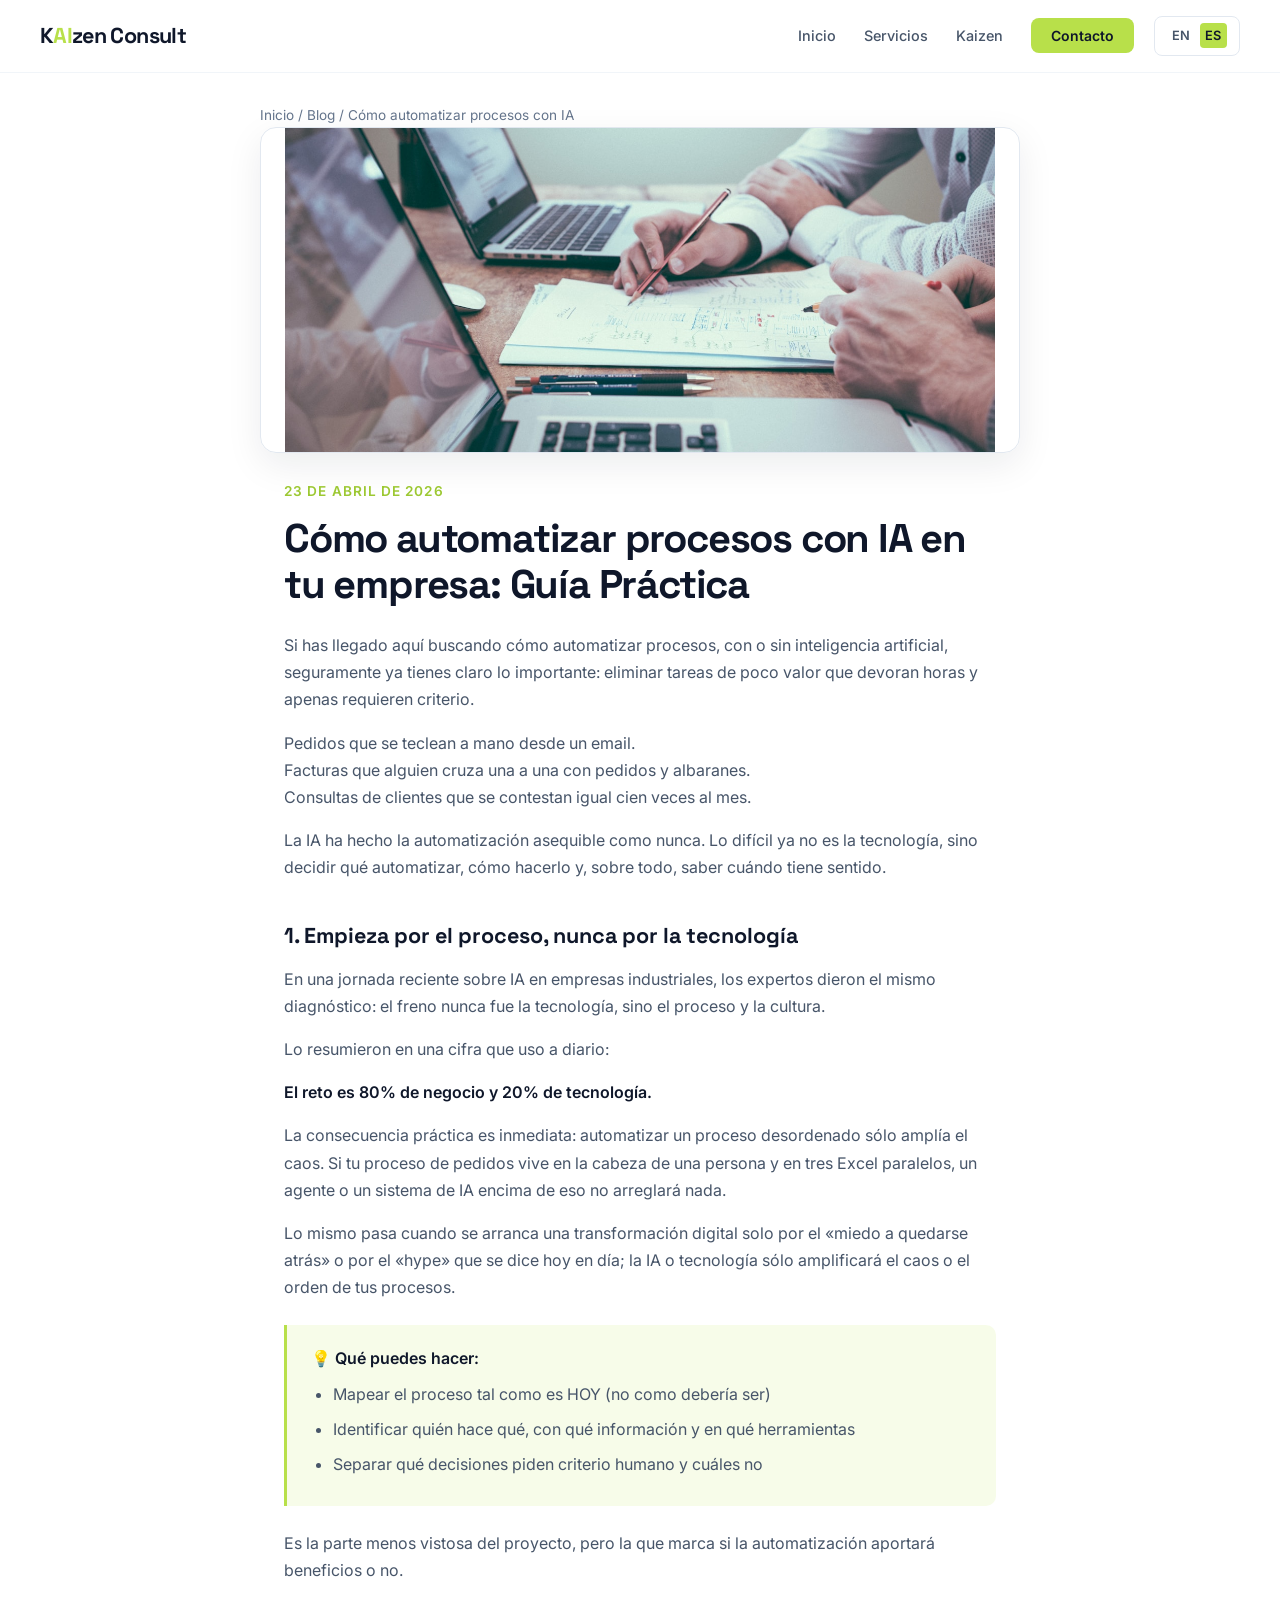
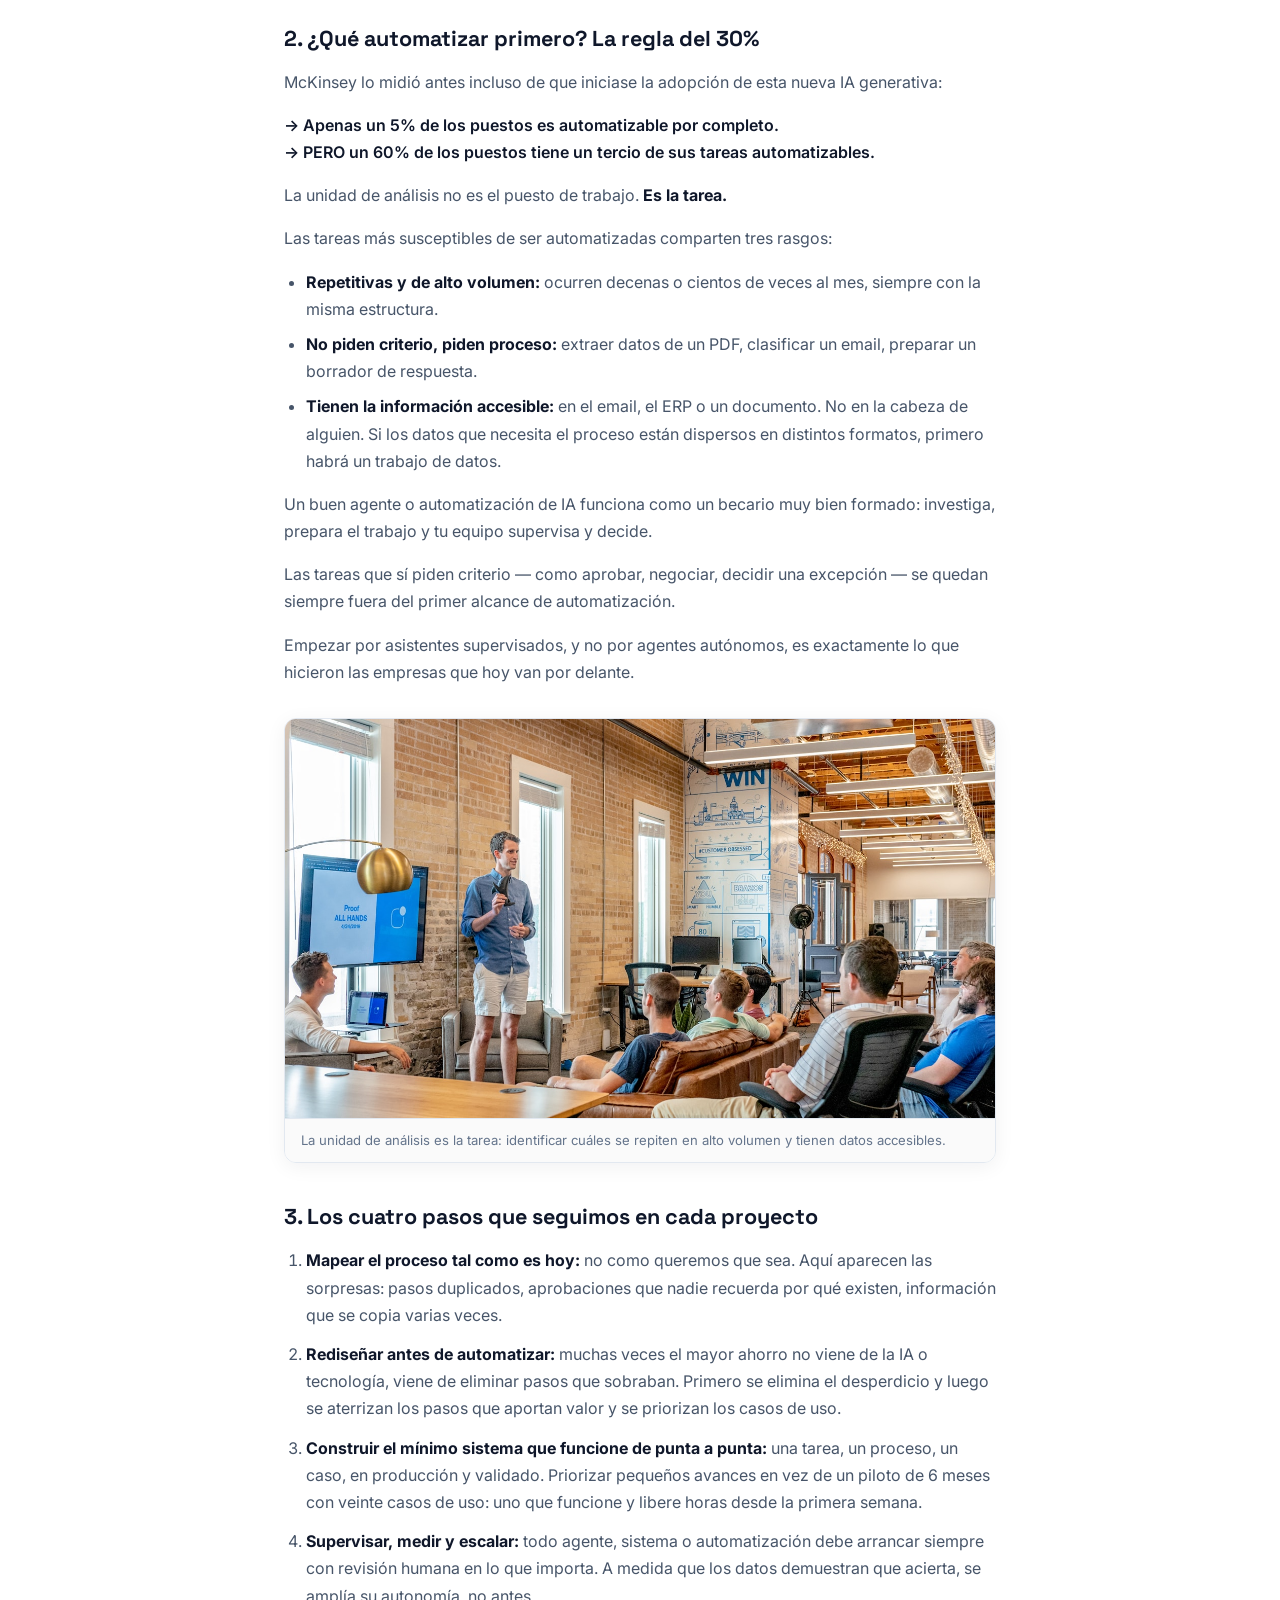
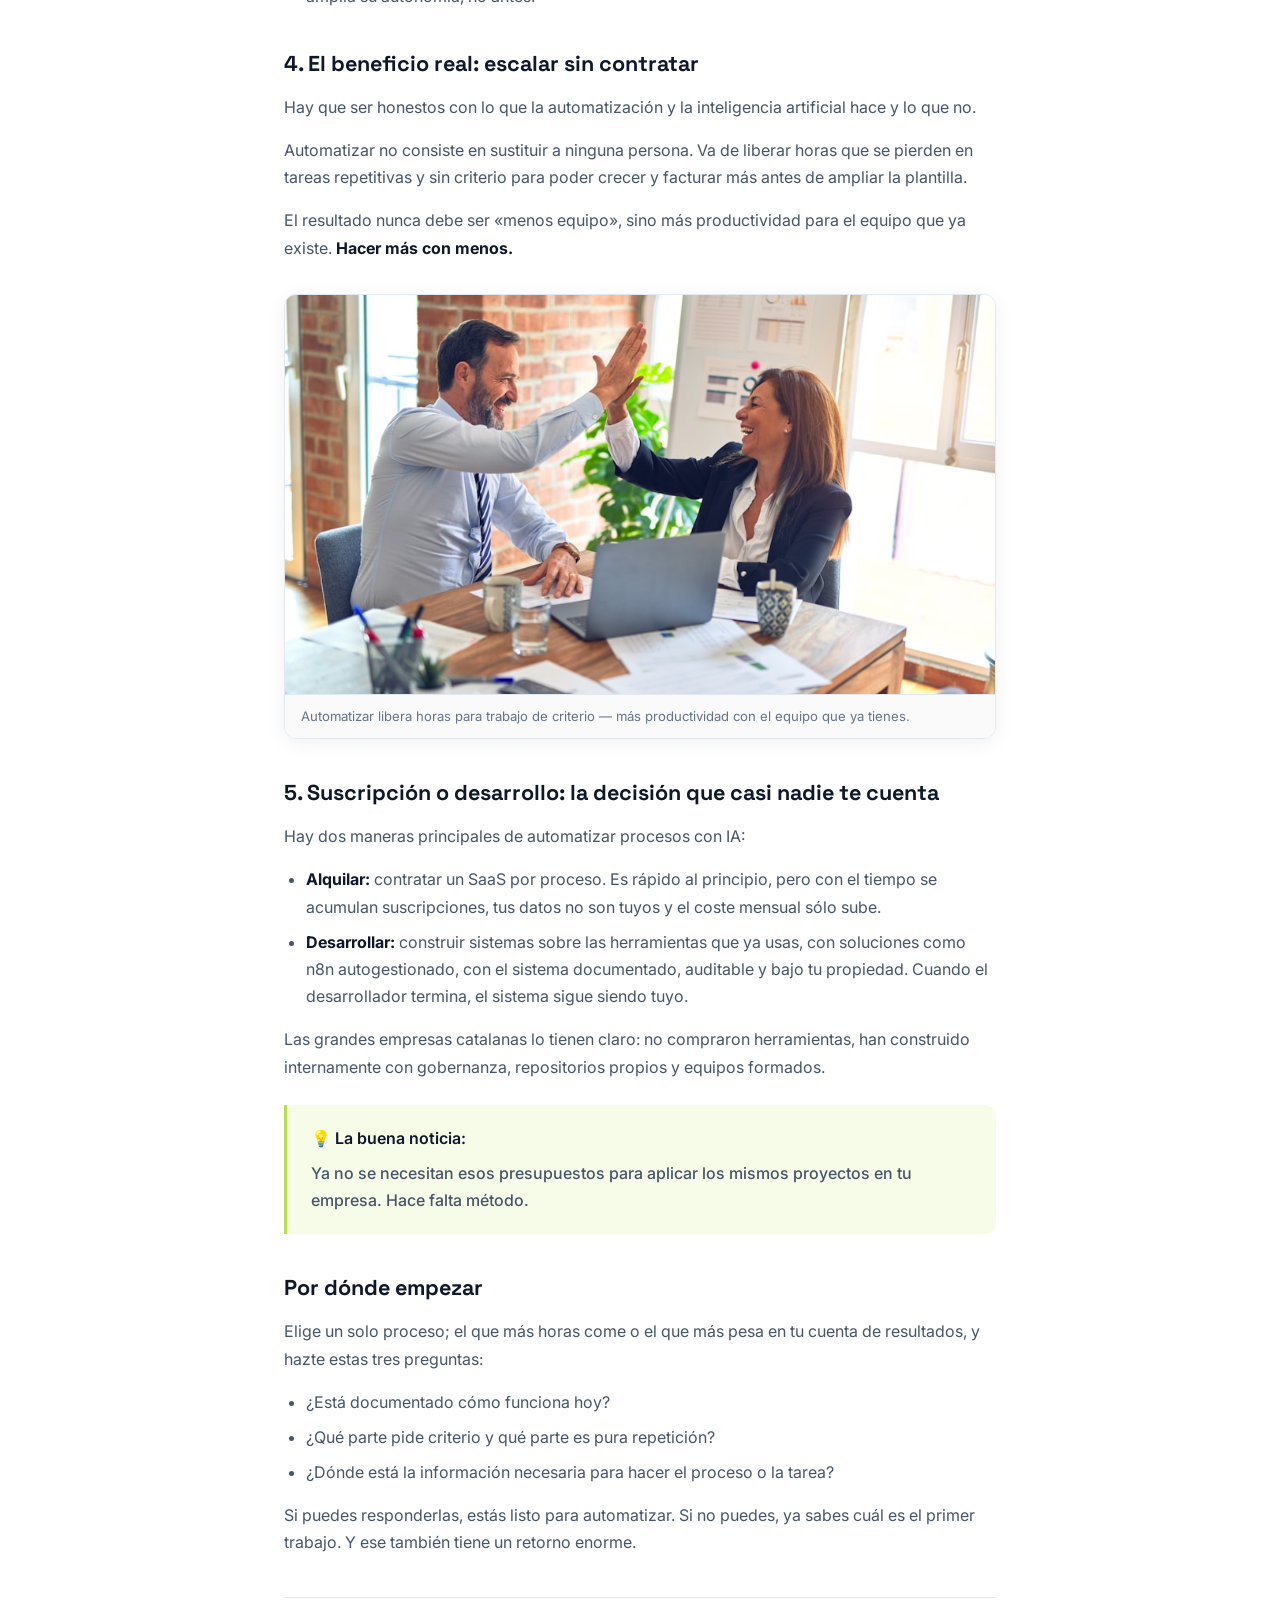
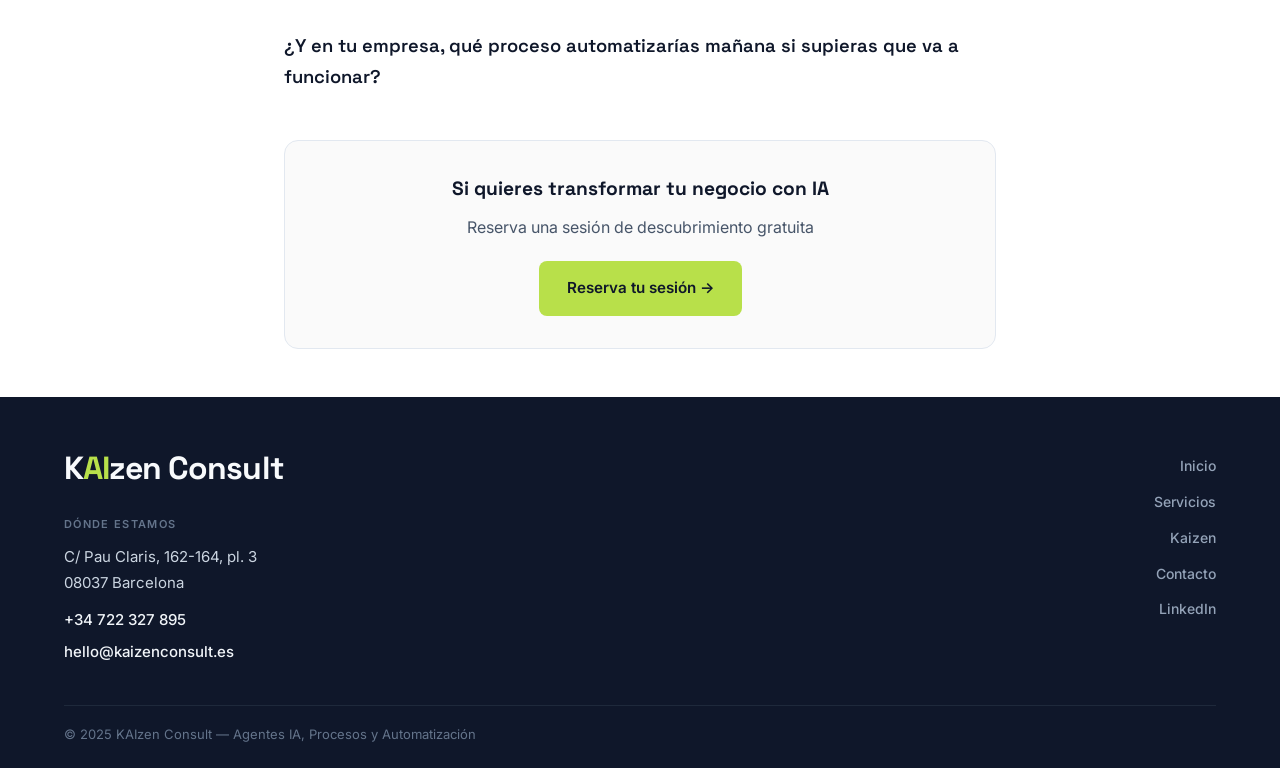
<file: blog-como-automatizar-procesos-con-ia.html>
<!DOCTYPE html>
<html lang="es">
<head>
<meta charset="UTF-8">
<meta name="viewport" content="width=device-width, initial-scale=1.0">
<title>Cómo automatizar procesos con IA en tu empresa: Guía Práctica | Blog KAIzen Consult</title>
<meta name="description" content="Guía práctica para automatizar procesos con IA: empieza por el proceso, la regla del 30%, cuatro pasos de implementación y cómo escalar sin contratar.">
<link rel="canonical" href="https://kaizenconsult-web.vercel.app/blog-como-automatizar-procesos-con-ia.html">
<meta property="og:title" content="Cómo automatizar procesos con IA — Blog KAIzen Consult">
<meta property="og:description" content="Empieza por el proceso, nunca por la tecnología. Una guía práctica para automatizar con IA en pymes e industria.">
<meta property="og:type" content="article">
<link rel="preconnect" href="https://fonts.googleapis.com">
<link href="https://fonts.googleapis.com/css2?family=Inter:wght@400;500;600;700&family=Space+Grotesk:wght@500;600;700&display=swap" rel="stylesheet">
<link rel="stylesheet" href="css/nav.css">
<link rel="stylesheet" href="css/i18n.css">
<link rel="stylesheet" href="css/cta-banner.css">
<link rel="stylesheet" href="css/landing.css">
<link rel="stylesheet" href="css/footer.css">
<style>
*, *::before, *::after { margin: 0; padding: 0; box-sizing: border-box; }
:root {
  --bg: #ffffff;
  --bg-alt: #fafafa;
  --text: #0f172a;
  --text-secondary: #475569;
  --text-muted: #64748b;
  --electric: #2563eb;
  --lime: #b8e04a;
  --lime-dark: #9cc832;
  --lime-light: rgba(184, 224, 74, 0.12);
  --border: #e2e8f0;
  --font: 'Inter', -apple-system, BlinkMacSystemFont, sans-serif;
  --font-display: 'Space Grotesk', var(--font);
}
html { scroll-behavior: smooth; }
body { font-family: var(--font); color: var(--text); background: var(--bg); line-height: 1.7; -webkit-font-smoothing: antialiased; }
.container { max-width: 760px; margin: 0 auto; padding: 0 1.5rem; }
.breadcrumb { padding: 6.5rem 0 0; font-size: 0.85rem; color: var(--text-muted); }
.breadcrumb a { color: var(--text-muted); text-decoration: none; }
.breadcrumb a:hover { color: var(--electric); }
article { padding: 1.5rem 0 3rem; }
.article-date { font-size: 0.85rem; font-weight: 600; text-transform: uppercase; letter-spacing: 0.08em; color: var(--lime-dark); }
article h1 { font-family: var(--font-display); font-size: clamp(1.85rem, 4vw, 2.5rem); font-weight: 700; line-height: 1.15; letter-spacing: -0.03em; margin: 0.75rem 0 1.5rem; }
article h2 { font-family: var(--font-display); font-size: 1.35rem; font-weight: 700; line-height: 1.3; margin: 2.5rem 0 1rem; color: var(--text); }
article p { color: var(--text-secondary); margin: 1rem 0; }
article ul { padding-left: 1.35rem; margin: 1rem 0; }
article li { color: var(--text-secondary); margin: 0.5rem 0; }
article strong { color: var(--text); }
.stat-line { font-weight: 600; color: var(--text); margin: 0.75rem 0; }
.insight-box {
  background: var(--lime-light);
  border-left: 3px solid var(--lime);
  border-radius: 0 10px 10px 0;
  padding: 1.25rem 1.5rem;
  margin: 1.5rem 0;
}
.insight-box p { margin: 0 0 0.5rem; font-weight: 600; color: var(--text); }
.insight-box ul { margin: 0.5rem 0 0; }
.article-question {
  font-family: var(--font-display);
  font-size: 1.15rem;
  font-weight: 600;
  color: var(--text);
  border-top: 1px solid var(--border);
  padding-top: 2rem;
  margin-top: 2.5rem;
}
.article-figure {
  margin: 2rem 0;
  border-radius: 12px;
  overflow: hidden;
  border: 1px solid var(--border);
  box-shadow: 0 4px 20px rgba(15, 23, 42, 0.06);
}
.article-figure img {
  width: 100%;
  height: auto;
  display: block;
  aspect-ratio: 16 / 9;
  object-fit: cover;
}
.article-figure figcaption {
  padding: 0.75rem 1rem;
  font-size: 0.82rem;
  color: var(--text-muted);
  background: var(--bg-alt);
  border-top: 1px solid var(--border);
  line-height: 1.45;
}
</style>
<script type="application/ld+json">
{
  "@context": "https://schema.org",
  "@type": "BlogPosting",
  "headline": "Cómo automatizar procesos con IA en tu empresa: Guía Práctica",
  "datePublished": "2026-04-23",
  "inLanguage": "es",
  "author": { "@type": "Organization", "name": "KAIzen Consult" },
  "publisher": { "@type": "Organization", "name": "KAIzen Consult", "email": "hello@kaizenconsult.es" },
  "description": "Guía práctica para automatizar procesos con IA: empieza por el proceso, la regla del 30%, cuatro pasos de implementación y cómo escalar sin contratar."
}
</script>
</head>
<body>

<nav>
  <div class="nav-inner">
    <a href="vinculo.html" class="logo">K<span>AI</span>zen Consult</a>
    <button class="hamburger" onclick="document.querySelector('.nav-right')?.classList.toggle('open')" aria-label="Menu">
      <span></span><span></span><span></span>
    </button>
    <div class="nav-right mobile-collapsible">
      <ul>
        <li><a href="vinculo.html" data-i18n="nav.home">Inicio</a></li>
        <li><a href="soluciones.html" data-i18n="nav.services">Servicios</a></li>
        <li><a href="vinculo.html#proceso" data-i18n="nav.kaizen">Kaizen</a></li>
        <li><a href="contacto.html" class="nav-cta" data-i18n="nav.contact">Contacto</a></li>
      </ul>
      <div class="lang-toggle" id="lang-toggle" role="group" aria-label="Language">
        <span class="lang-option" data-lang="en">EN</span>
        <span class="lang-option" data-lang="es">ES</span>
      </div>
    </div>
  </div>
</nav>

<div class="container breadcrumb">
  <a href="vinculo.html" data-i18n="breadcrumb.home">Inicio</a> / <a href="vinculo.html#blog" data-i18n="breadcrumb.blog">Blog</a> / Cómo automatizar procesos con IA
</div>

<div class="container landing-hero-media">
  <img src="images/strategy-planning.jpg" alt="Diseño y mapeo de procesos antes de automatizar con IA" width="900" height="386" loading="eager">
</div>

<article>
  <div class="container">
    <span class="article-date">23 de abril de 2026</span>
    <h1>Cómo automatizar procesos con IA en tu empresa: Guía Práctica</h1>

    <p>Si has llegado aquí buscando cómo automatizar procesos, con o sin inteligencia artificial, seguramente ya tienes claro lo importante: eliminar tareas de poco valor que devoran horas y apenas requieren criterio.</p>
    <p>Pedidos que se teclean a mano desde un email.<br>
    Facturas que alguien cruza una a una con pedidos y albaranes.<br>
    Consultas de clientes que se contestan igual cien veces al mes.</p>
    <p>La IA ha hecho la automatización asequible como nunca. Lo difícil ya no es la tecnología, sino decidir qué automatizar, cómo hacerlo y, sobre todo, saber cuándo tiene sentido.</p>

    <h2>1. Empieza por el proceso, nunca por la tecnología</h2>
    <p>En una jornada reciente sobre IA en empresas industriales, los expertos dieron el mismo diagnóstico: el freno nunca fue la tecnología, sino el proceso y la cultura.</p>
    <p>Lo resumieron en una cifra que uso a diario:</p>
    <p class="stat-line">El reto es 80% de negocio y 20% de tecnología.</p>
    <p>La consecuencia práctica es inmediata: automatizar un proceso desordenado sólo amplía el caos. Si tu proceso de pedidos vive en la cabeza de una persona y en tres Excel paralelos, un agente o un sistema de IA encima de eso no arreglará nada.</p>
    <p>Lo mismo pasa cuando se arranca una transformación digital solo por el «miedo a quedarse atrás» o por el «hype» que se dice hoy en día; la IA o tecnología sólo amplificará el caos o el orden de tus procesos.</p>
    <div class="insight-box">
      <p>💡 Qué puedes hacer:</p>
      <ul>
        <li>Mapear el proceso tal como es HOY (no como debería ser)</li>
        <li>Identificar quién hace qué, con qué información y en qué herramientas</li>
        <li>Separar qué decisiones piden criterio humano y cuáles no</li>
      </ul>
    </div>
    <p>Es la parte menos vistosa del proyecto, pero la que marca si la automatización aportará beneficios o no.</p>

    <h2>2. ¿Qué automatizar primero? La regla del 30%</h2>
    <p>McKinsey lo midió antes incluso de que iniciase la adopción de esta nueva IA generativa:</p>
    <p class="stat-line">→ Apenas un 5% de los puestos es automatizable por completo.<br>
    → PERO un 60% de los puestos tiene un tercio de sus tareas automatizables.</p>
    <p>La unidad de análisis no es el puesto de trabajo. <strong>Es la tarea.</strong></p>
    <p>Las tareas más susceptibles de ser automatizadas comparten tres rasgos:</p>
    <ul>
      <li><strong>Repetitivas y de alto volumen:</strong> ocurren decenas o cientos de veces al mes, siempre con la misma estructura.</li>
      <li><strong>No piden criterio, piden proceso:</strong> extraer datos de un PDF, clasificar un email, preparar un borrador de respuesta.</li>
      <li><strong>Tienen la información accesible:</strong> en el email, el ERP o un documento. No en la cabeza de alguien. Si los datos que necesita el proceso están dispersos en distintos formatos, primero habrá un trabajo de datos.</li>
    </ul>
    <p>Un buen agente o automatización de IA funciona como un becario muy bien formado: investiga, prepara el trabajo y tu equipo supervisa y decide.</p>
    <p>Las tareas que sí piden criterio — como aprobar, negociar, decidir una excepción — se quedan siempre fuera del primer alcance de automatización.</p>
    <p>Empezar por asistentes supervisados, y no por agentes autónomos, es exactamente lo que hicieron las empresas que hoy van por delante.</p>

    <figure class="article-figure">
      <img src="images/hero-ai.jpg" alt="Tareas repetitivas automatizables con inteligencia artificial" width="760" height="428" loading="lazy">
      <figcaption>La unidad de análisis es la tarea: identificar cuáles se repiten en alto volumen y tienen datos accesibles.</figcaption>
    </figure>

    <h2>3. Los cuatro pasos que seguimos en cada proyecto</h2>
    <ol style="padding-left:1.35rem;margin:1rem 0;">
      <li style="color:var(--text-secondary);margin:0.75rem 0;"><strong style="color:var(--text);">Mapear el proceso tal como es hoy:</strong> no como queremos que sea. Aquí aparecen las sorpresas: pasos duplicados, aprobaciones que nadie recuerda por qué existen, información que se copia varias veces.</li>
      <li style="color:var(--text-secondary);margin:0.75rem 0;"><strong style="color:var(--text);">Rediseñar antes de automatizar:</strong> muchas veces el mayor ahorro no viene de la IA o tecnología, viene de eliminar pasos que sobraban. Primero se elimina el desperdicio y luego se aterrizan los pasos que aportan valor y se priorizan los casos de uso.</li>
      <li style="color:var(--text-secondary);margin:0.75rem 0;"><strong style="color:var(--text);">Construir el mínimo sistema que funcione de punta a punta:</strong> una tarea, un proceso, un caso, en producción y validado. Priorizar pequeños avances en vez de un piloto de 6 meses con veinte casos de uso: uno que funcione y libere horas desde la primera semana.</li>
      <li style="color:var(--text-secondary);margin:0.75rem 0;"><strong style="color:var(--text);">Supervisar, medir y escalar:</strong> todo agente, sistema o automatización debe arrancar siempre con revisión humana en lo que importa. A medida que los datos demuestran que acierta, se amplía su autonomía, no antes.</li>
    </ol>

    <h2>4. El beneficio real: escalar sin contratar</h2>
    <p>Hay que ser honestos con lo que la automatización y la inteligencia artificial hace y lo que no.</p>
    <p>Automatizar no consiste en sustituir a ninguna persona. Va de liberar horas que se pierden en tareas repetitivas y sin criterio para poder crecer y facturar más antes de ampliar la plantilla.</p>
    <p>El resultado nunca debe ser «menos equipo», sino más productividad para el equipo que ya existe. <strong>Hacer más con menos.</strong></p>

    <figure class="article-figure">
      <img src="images/consulting-meeting.jpg" alt="Equipo que escala productividad sin ampliar plantilla" width="760" height="428" loading="lazy">
      <figcaption>Automatizar libera horas para trabajo de criterio — más productividad con el equipo que ya tienes.</figcaption>
    </figure>

    <h2>5. Suscripción o desarrollo: la decisión que casi nadie te cuenta</h2>
    <p>Hay dos maneras principales de automatizar procesos con IA:</p>
    <ul>
      <li><strong>Alquilar:</strong> contratar un SaaS por proceso. Es rápido al principio, pero con el tiempo se acumulan suscripciones, tus datos no son tuyos y el coste mensual sólo sube.</li>
      <li><strong>Desarrollar:</strong> construir sistemas sobre las herramientas que ya usas, con soluciones como n8n autogestionado, con el sistema documentado, auditable y bajo tu propiedad. Cuando el desarrollador termina, el sistema sigue siendo tuyo.</li>
    </ul>
    <p>Las grandes empresas catalanas lo tienen claro: no compraron herramientas, han construido internamente con gobernanza, repositorios propios y equipos formados.</p>
    <div class="insight-box">
      <p>💡 La buena noticia:</p>
      <p style="margin:0;font-weight:500;color:var(--text-secondary);">Ya no se necesitan esos presupuestos para aplicar los mismos proyectos en tu empresa. Hace falta método.</p>
    </div>

    <h2>Por dónde empezar</h2>
    <p>Elige un solo proceso; el que más horas come o el que más pesa en tu cuenta de resultados, y hazte estas tres preguntas:</p>
    <ul>
      <li>¿Está documentado cómo funciona hoy?</li>
      <li>¿Qué parte pide criterio y qué parte es pura repetición?</li>
      <li>¿Dónde está la información necesaria para hacer el proceso o la tarea?</li>
    </ul>
    <p>Si puedes responderlas, estás listo para automatizar. Si no puedes, ya sabes cuál es el primer trabajo. Y ese también tiene un retorno enorme.</p>

    <p class="article-question">¿Y en tu empresa, qué proceso automatizarías mañana si supieras que va a funcionar?</p>

    <div class="article-cta">
      <h3 data-i18n="blog.2.cta.title">Si quieres transformar tu negocio con IA</h3>
      <p data-i18n="blog.2.cta.desc">Reserva una sesión de descubrimiento gratuita</p>
      <a href="contacto.html" class="btn-primary" data-i18n="blog.2.cta.btn">Reserva tu sesión →</a>
    </div>
  </div>
</article>

<footer class="site-footer">
  <div class="container">
    <div class="footer-grid">
      <div class="footer-brand">
        <a href="vinculo.html" class="footer-logo">K<span>AI</span>zen Consult</a>
        <div class="footer-contact">
          <p class="footer-label" data-i18n="footer.findUs">Dónde estamos</p>
          <p class="footer-address" data-i18n="footer.address">C/ Pau Claris, 162-164, pl. 3
08037 Barcelona</p>
          <a href="tel:+34722327895" class="footer-email" style="display:block;margin-bottom:0.35rem;">+34 722 327 895</a>
          <a href="mailto:hello@kaizenconsult.es" class="footer-email">hello@kaizenconsult.es</a>
        </div>
      </div>
      <div class="footer-nav">
        <a href="vinculo.html" class="footer-social" data-i18n="nav.home">Inicio</a>
        <a href="soluciones.html" class="footer-social" data-i18n="nav.services">Servicios</a>
        <a href="vinculo.html#proceso" class="footer-social" data-i18n="nav.kaizen">Kaizen</a>
        <a href="contacto.html" class="footer-social" data-i18n="nav.contact">Contacto</a>
        <a href="https://www.linkedin.com/company/kaizen-consult-ai/" target="_blank" rel="noopener" class="footer-social" data-i18n="footer.linkedin">LinkedIn</a>
      </div>
    </div>
    <div class="footer-bottom">
      <p data-i18n="footer.tagline">© 2025 KAIzen Consult — Agentes IA, Procesos y Automatización</p>
    </div>
  </div>
</footer>

<script>
document.querySelectorAll('nav a').forEach(a => {
  a.addEventListener('click', () => document.querySelector('.nav-right')?.classList.remove('open'));
});
</script>
<script src="js/i18n.js"></script>

</body>
</html>
</file>
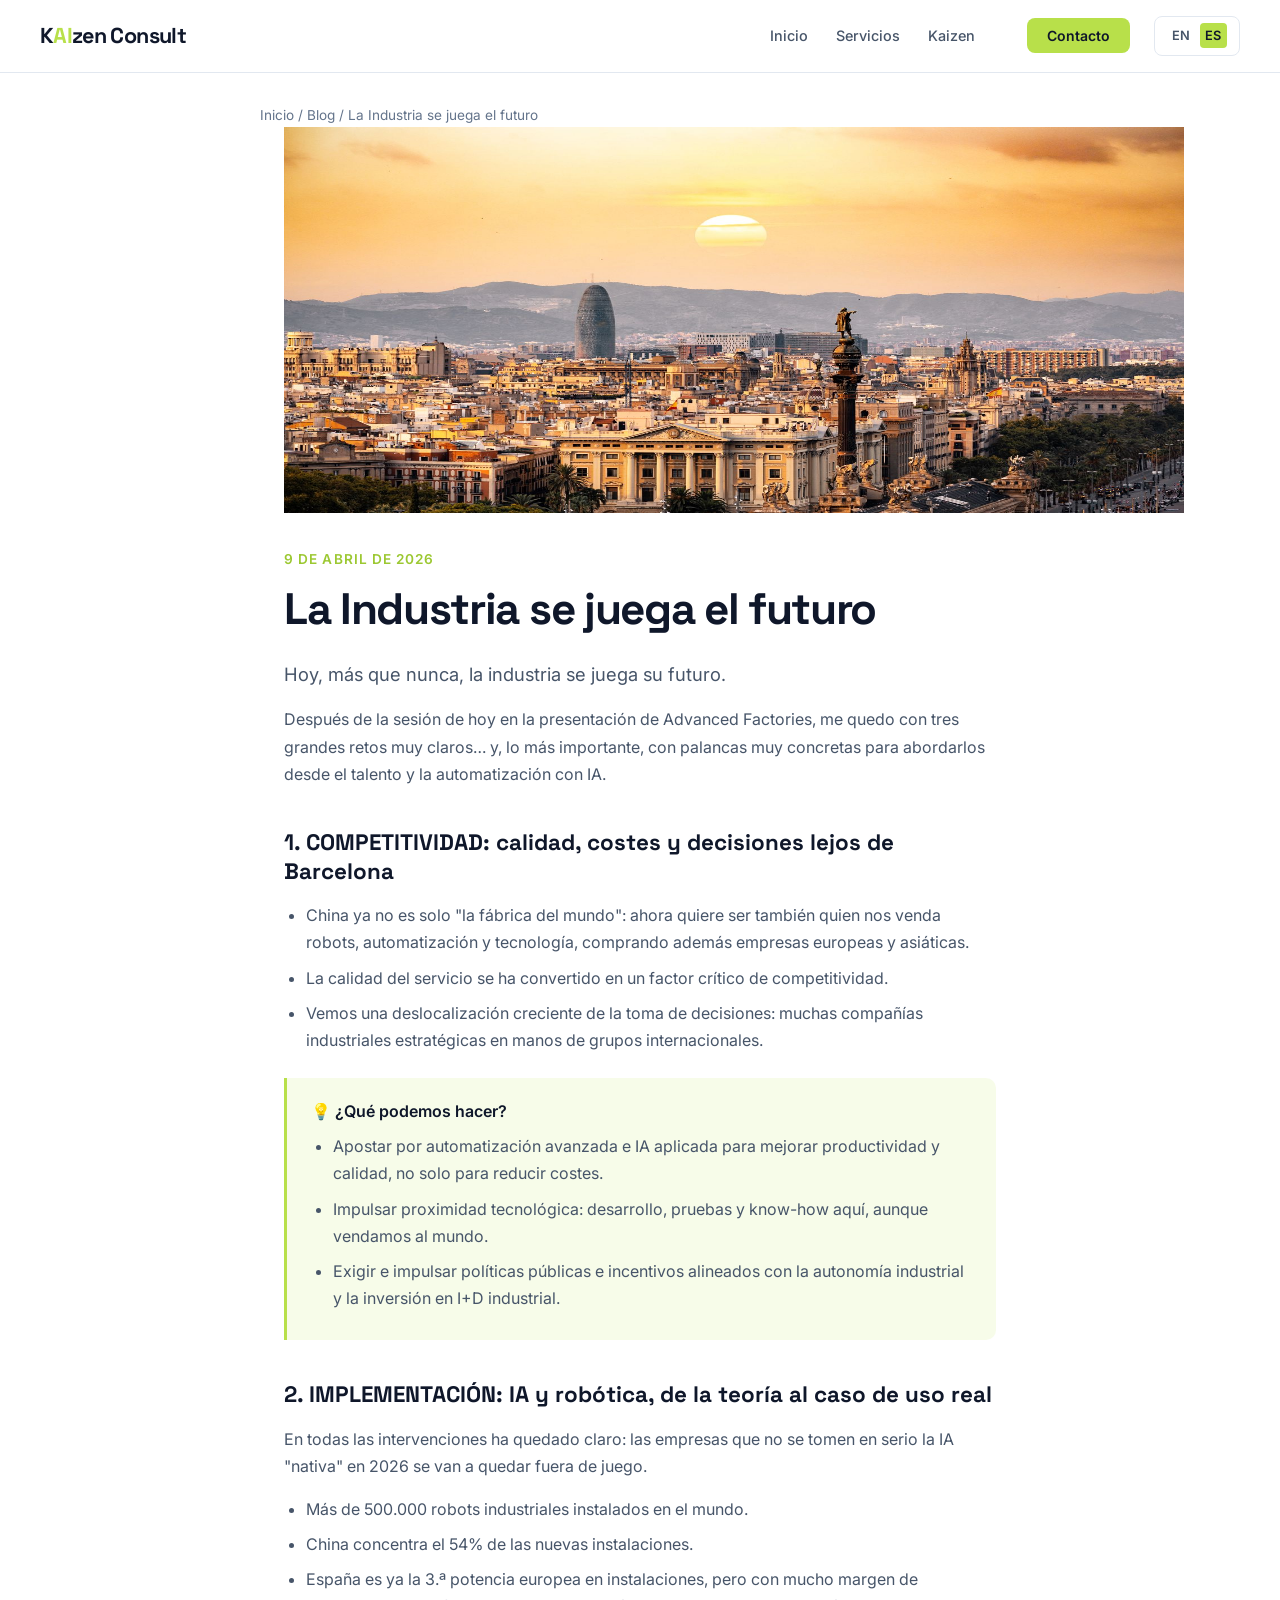
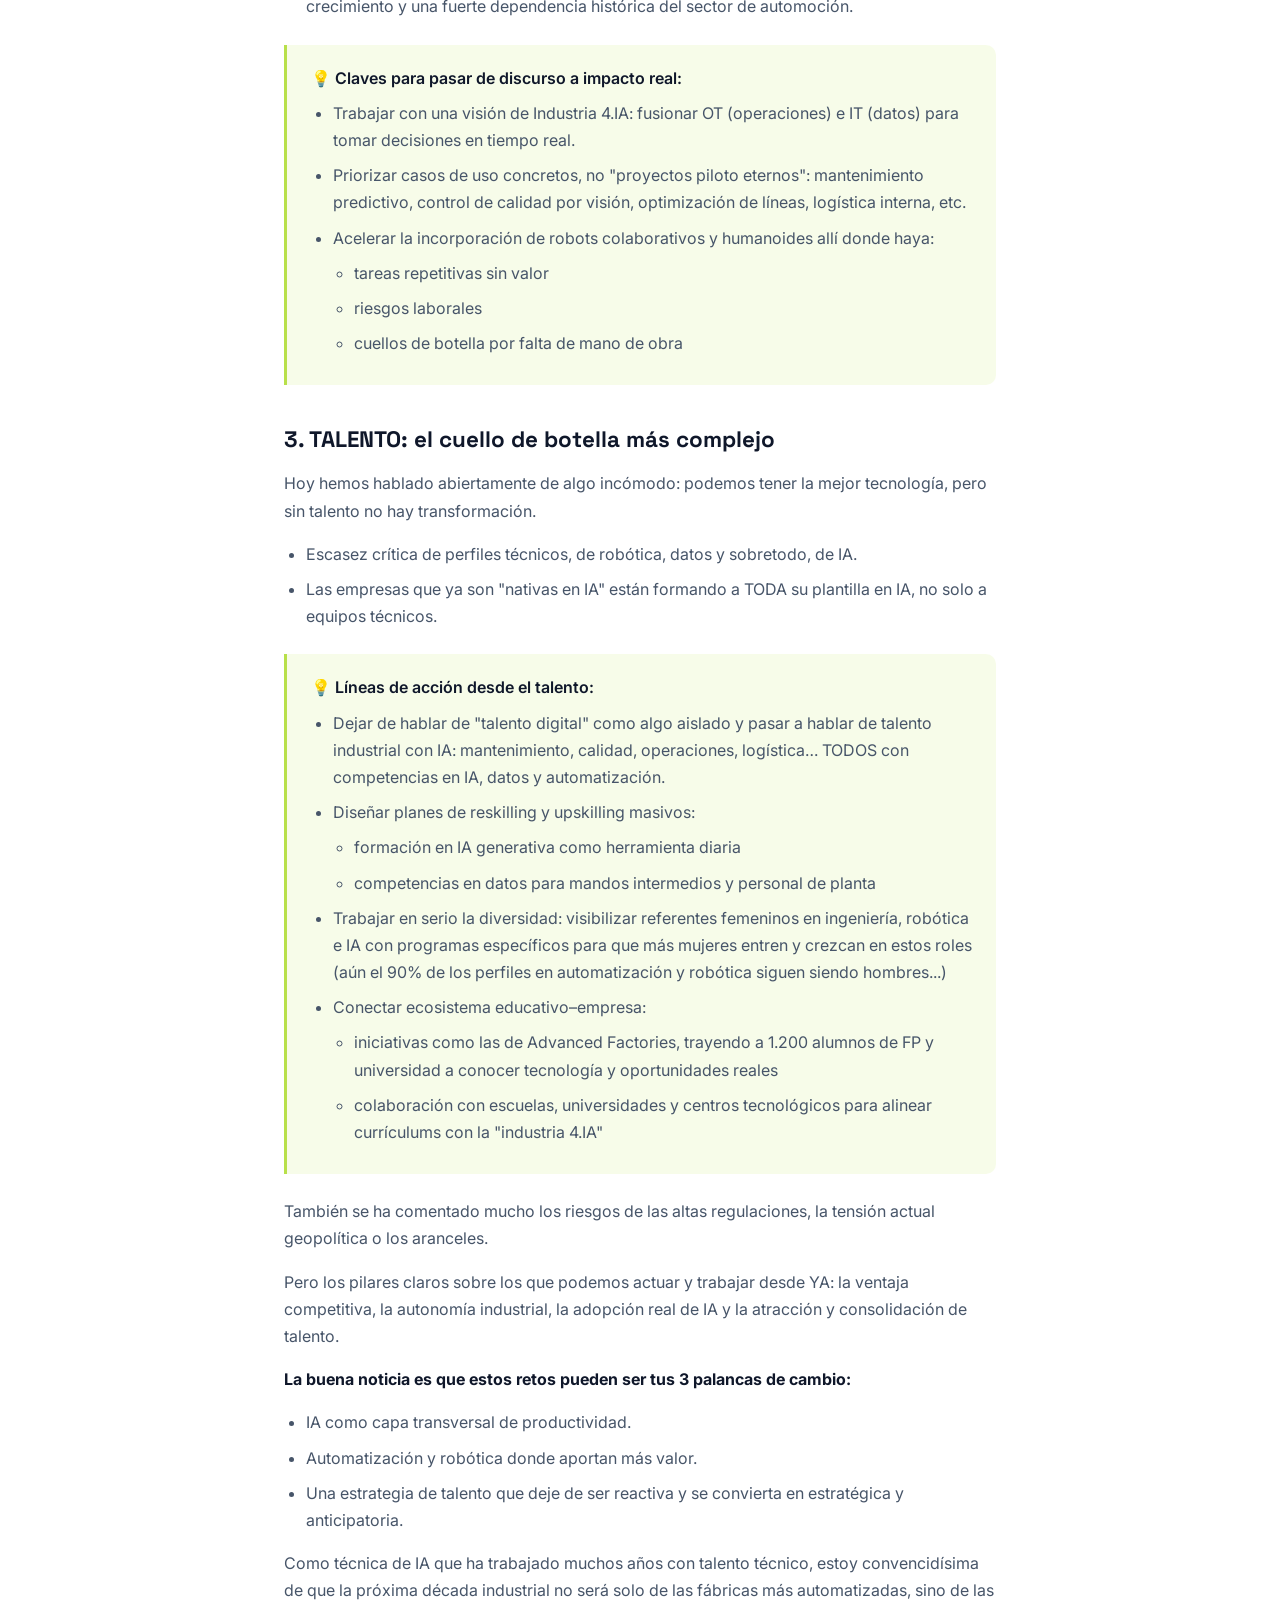
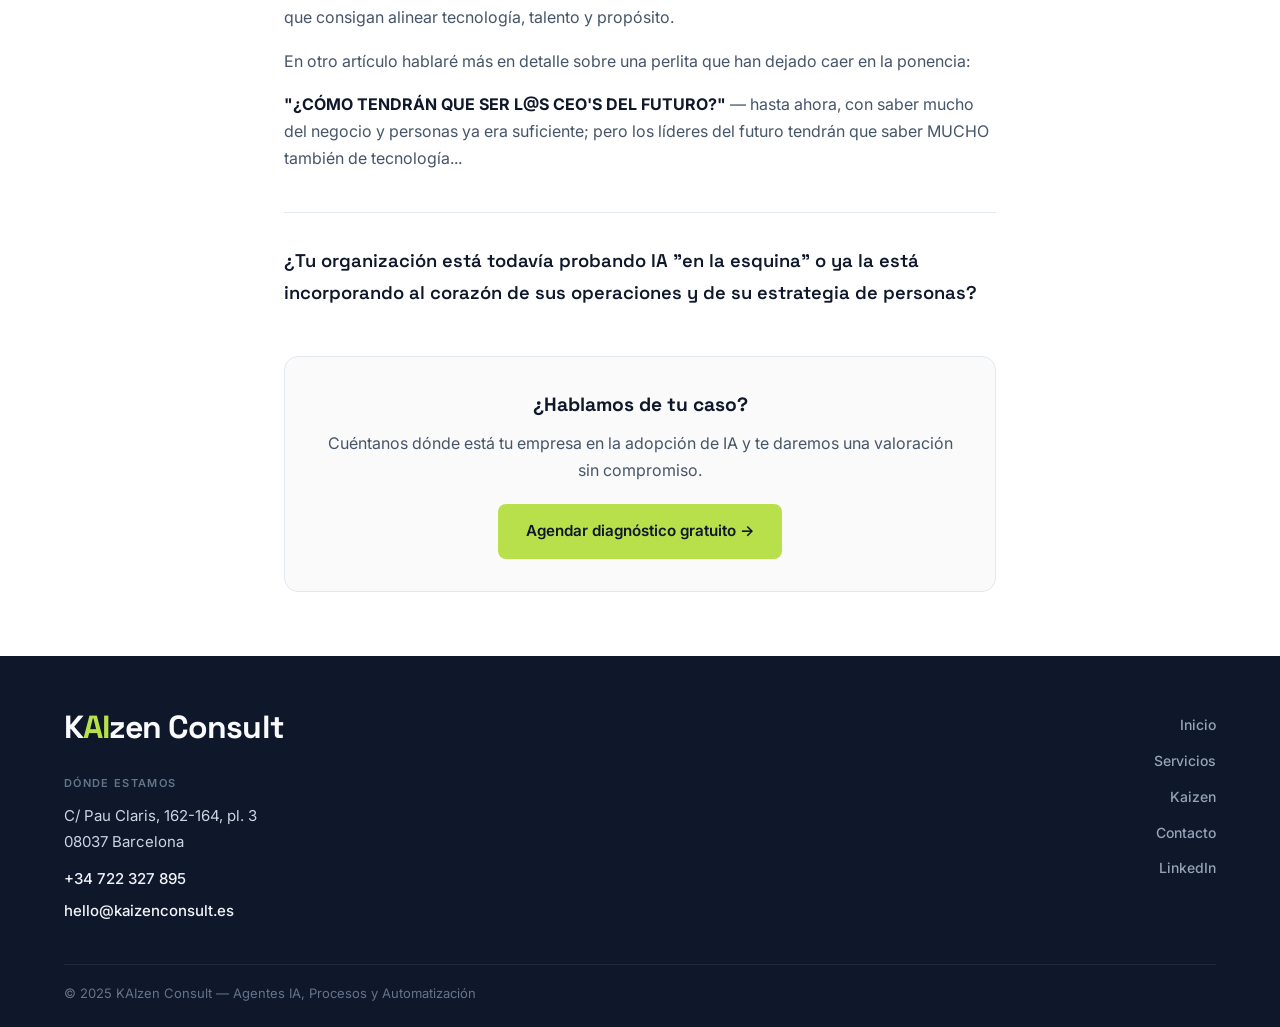
<file: blog-la-industria-se-juega-el-futuro.html>
<!DOCTYPE html>
<html lang="es">
<head>
<meta charset="UTF-8">
<meta name="viewport" content="width=device-width, initial-scale=1.0">
<title>La Industria se juega el futuro | Blog KAIzen Consult</title>
<meta name="description" content="Tres grandes retos desde Advanced Factories — competitividad, implementación de IA y robótica, y talento — y las palancas concretas para abordarlos desde la automatización con IA.">
<link rel="canonical" href="https://kaizenconsult-web.vercel.app/blog-la-industria-se-juega-el-futuro.html">
<meta property="og:title" content="La Industria se juega el futuro — Blog KAIzen Consult">
<meta property="og:description" content="Competitividad, implementación y talento: los tres retos de la industria y las palancas para abordarlos desde la automatización con IA.">
<meta property="og:type" content="article">
<link rel="preconnect" href="https://fonts.googleapis.com">
<link href="https://fonts.googleapis.com/css2?family=Inter:wght@400;500;600;700&family=Space+Grotesk:wght@500;600;700&display=swap" rel="stylesheet">
<link rel="stylesheet" href="css/nav.css">
<link rel="stylesheet" href="css/i18n.css">
<link rel="stylesheet" href="css/cta-banner.css">
<link rel="stylesheet" href="css/footer.css">
<style>
*, *::before, *::after { margin: 0; padding: 0; box-sizing: border-box; }
:root {
  --bg: #ffffff;
  --bg-alt: #fafafa;
  --text: #0f172a;
  --text-secondary: #475569;
  --text-muted: #64748b;
  --electric: #2563eb;
  --lime: #b8e04a;
  --lime-dark: #9cc832;
  --lime-light: rgba(184, 224, 74, 0.12);
  --border: #e2e8f0;
  --font: 'Inter', -apple-system, BlinkMacSystemFont, sans-serif;
  --font-display: 'Space Grotesk', var(--font);
}
html { scroll-behavior: smooth; }
body { font-family: var(--font); color: var(--text); background: var(--bg); line-height: 1.7; -webkit-font-smoothing: antialiased; }
.container { max-width: 760px; margin: 0 auto; padding: 0 1.5rem; }

nav {
  position: fixed; top: 0; left: 0; right: 0;
  z-index: 100;
  padding: 1rem 1.5rem;
  background: rgba(255,255,255,0.95);
  backdrop-filter: blur(12px);
  border-bottom: 1px solid var(--border);
}
nav .nav-inner { max-width: 1200px; margin: 0 auto; display: flex; align-items: center; justify-content: space-between; }
.logo { font-weight: 700; font-size: 1.35rem; letter-spacing: -0.03em; color: var(--text); text-decoration: none; }
.logo span { color: var(--lime); }
nav a { font-size: 0.9rem; font-weight: 500; color: var(--text-secondary); text-decoration: none; }
nav a:hover { color: var(--text); }
.nav-cta { background: var(--lime); color: var(--text) !important; padding: 0.55rem 1.25rem; border-radius: 8px; font-weight: 600 !important; text-decoration: none; margin-left: 1.5rem; }
.nav-cta:hover { background: var(--lime-dark); }

.breadcrumb { padding: 6.5rem 0 0; font-size: 0.85rem; color: var(--text-muted); }
.breadcrumb a { color: var(--text-muted); text-decoration: none; }
.breadcrumb a:hover { color: var(--electric); }

article { padding: 1.5rem 0 4rem; }
.article-date { font-size: 0.85rem; font-weight: 600; text-transform: uppercase; letter-spacing: 0.08em; color: var(--lime-dark); }
article h1 { font-family: var(--font-display); font-size: clamp(2rem, 4.5vw, 2.75rem); font-weight: 700; line-height: 1.15; letter-spacing: -0.03em; margin: 0.75rem 0 1.5rem; }
.article-lead { font-size: 1.15rem; color: var(--text-secondary); }
article h2 { font-family: var(--font-display); font-size: 1.4rem; font-weight: 700; line-height: 1.3; margin: 2.5rem 0 1rem; }
article p { color: var(--text-secondary); margin: 1rem 0; }
article ul { padding-left: 1.35rem; margin: 1rem 0; }
article li { color: var(--text-secondary); margin: 0.5rem 0; }
article ul ul { margin: 0.35rem 0; }
article strong { color: var(--text); }
.insight-box {
  background: var(--lime-light);
  border-left: 3px solid var(--lime);
  border-radius: 0 10px 10px 0;
  padding: 1.25rem 1.5rem;
  margin: 1.5rem 0;
}
.insight-box p { margin: 0 0 0.5rem; font-weight: 600; color: var(--text); }
.insight-box ul { margin: 0.5rem 0 0; }
.article-question {
  font-family: var(--font-display);
  font-size: 1.15rem;
  font-weight: 600;
  color: var(--text);
  border-top: 1px solid var(--border);
  padding-top: 2rem;
  margin-top: 2.5rem;
}
.article-cta {
  background: var(--bg-alt);
  border: 1px solid var(--border);
  border-radius: 14px;
  padding: 2rem;
  margin-top: 3rem;
  text-align: center;
}
.article-cta h3 { font-family: var(--font-display); font-size: 1.2rem; margin-bottom: 0.5rem; }
.article-cta p { margin: 0 0 1.25rem; }
.btn-primary {
  background: var(--lime); color: var(--text);
  padding: 0.9rem 1.75rem; border-radius: 8px;
  font-size: 0.95rem; font-weight: 600;
  text-decoration: none; display: inline-flex; align-items: center; gap: 0.5rem; transition: background 0.2s;
}
.btn-primary:hover { background: var(--lime-dark); }
</style>
<script type="application/ld+json">
{
  "@context": "https://schema.org",
  "@type": "BlogPosting",
  "headline": "La Industria se juega el futuro",
  "datePublished": "2026-04-09",
  "inLanguage": "es",
  "author": { "@type": "Organization", "name": "KAIzen Consult" },
  "publisher": { "@type": "Organization", "name": "KAIzen Consult", "email": "hello@kaizenconsult.es" },
  "description": "Tres grandes retos desde Advanced Factories — competitividad, implementación de IA y robótica, y talento — y las palancas concretas para abordarlos desde la automatización con IA."
}
</script>
</head>
<body data-page-title="meta.blog.article.title" data-page-description="meta.blog.article.description">

<nav>
  <div class="nav-inner">
    <a href="vinculo.html" class="logo">K<span>AI</span>zen Consult</a>
    <button class="hamburger" onclick="document.querySelector('.nav-right')?.classList.toggle('open')" aria-label="Menu">
      <span></span><span></span><span></span>
    </button>
    <div class="nav-right mobile-collapsible">
      <ul>
        <li><a href="vinculo.html" data-i18n="nav.home">Inicio</a></li>
        <li><a href="soluciones.html" data-i18n="nav.services">Servicios</a></li>
        <li><a href="vinculo.html#proceso" data-i18n="nav.kaizen">Kaizen</a></li>
        <li><a href="contacto.html" class="nav-cta" data-i18n="nav.contact">Contacto</a></li>
      </ul>
      <div class="lang-toggle" id="lang-toggle" role="group" aria-label="Language">
        <span class="lang-option" data-lang="en">EN</span>
        <span class="lang-option" data-lang="es">ES</span>
      </div>
    </div>
  </div>
</nav>

<div class="container breadcrumb">
  <a href="vinculo.html" data-i18n="breadcrumb.home">Inicio</a> / <a href="vinculo.html#blog" data-i18n="breadcrumb.blog">Blog</a> / <span data-i18n="breadcrumb.blog.article">La Industria se juega el futuro</span>
</div>

<div class="container landing-hero-media">
  <img src="images/barcelona-architecture.jpg" alt="Industrial innovation in Barcelona" width="900" height="386" loading="eager">
</div>

<article>
  <div class="container">
    <span class="article-date" data-i18n="blog.article.date">9 de abril de 2026</span>
    <h1 data-i18n="blog.article.title">La Industria se juega el futuro</h1>
    <p class="article-lead" data-i18n="blog.article.lead">Hoy, más que nunca, la industria se juega su futuro.</p>
    <p>Después de la sesión de hoy en la presentación de Advanced Factories, me quedo con tres grandes retos muy claros… y, lo más importante, con palancas muy concretas para abordarlos desde el talento y la automatización con IA.</p>

    <h2>1. COMPETITIVIDAD: calidad, costes y decisiones lejos de Barcelona</h2>
    <ul>
      <li>China ya no es solo "la fábrica del mundo": ahora quiere ser también quien nos venda robots, automatización y tecnología, comprando además empresas europeas y asiáticas.</li>
      <li>La calidad del servicio se ha convertido en un factor crítico de competitividad.</li>
      <li>Vemos una deslocalización creciente de la toma de decisiones: muchas compañías industriales estratégicas en manos de grupos internacionales.</li>
    </ul>
    <div class="insight-box">
      <p>💡 ¿Qué podemos hacer?</p>
      <ul>
        <li>Apostar por automatización avanzada e IA aplicada para mejorar productividad y calidad, no solo para reducir costes.</li>
        <li>Impulsar proximidad tecnológica: desarrollo, pruebas y know-how aquí, aunque vendamos al mundo.</li>
        <li>Exigir e impulsar políticas públicas e incentivos alineados con la autonomía industrial y la inversión en I+D industrial.</li>
      </ul>
    </div>

    <h2>2. IMPLEMENTACIÓN: IA y robótica, de la teoría al caso de uso real</h2>
    <p>En todas las intervenciones ha quedado claro: las empresas que no se tomen en serio la IA "nativa" en 2026 se van a quedar fuera de juego.</p>
    <ul>
      <li>Más de 500.000 robots industriales instalados en el mundo.</li>
      <li>China concentra el 54% de las nuevas instalaciones.</li>
      <li>España es ya la 3.ª potencia europea en instalaciones, pero con mucho margen de crecimiento y una fuerte dependencia histórica del sector de automoción.</li>
    </ul>
    <div class="insight-box">
      <p>💡 Claves para pasar de discurso a impacto real:</p>
      <ul>
        <li>Trabajar con una visión de Industria 4.IA: fusionar OT (operaciones) e IT (datos) para tomar decisiones en tiempo real.</li>
        <li>Priorizar casos de uso concretos, no "proyectos piloto eternos": mantenimiento predictivo, control de calidad por visión, optimización de líneas, logística interna, etc.</li>
        <li>Acelerar la incorporación de robots colaborativos y humanoides allí donde haya:
          <ul>
            <li>tareas repetitivas sin valor</li>
            <li>riesgos laborales</li>
            <li>cuellos de botella por falta de mano de obra</li>
          </ul>
        </li>
      </ul>
    </div>

    <h2>3. TALENTO: el cuello de botella más complejo</h2>
    <p>Hoy hemos hablado abiertamente de algo incómodo: podemos tener la mejor tecnología, pero sin talento no hay transformación.</p>
    <ul>
      <li>Escasez crítica de perfiles técnicos, de robótica, datos y sobretodo, de IA.</li>
      <li>Las empresas que ya son "nativas en IA" están formando a TODA su plantilla en IA, no solo a equipos técnicos.</li>
    </ul>
    <div class="insight-box">
      <p>💡 Líneas de acción desde el talento:</p>
      <ul>
        <li>Dejar de hablar de "talento digital" como algo aislado y pasar a hablar de talento industrial con IA: mantenimiento, calidad, operaciones, logística… TODOS con competencias en IA, datos y automatización.</li>
        <li>Diseñar planes de reskilling y upskilling masivos:
          <ul>
            <li>formación en IA generativa como herramienta diaria</li>
            <li>competencias en datos para mandos intermedios y personal de planta</li>
          </ul>
        </li>
        <li>Trabajar en serio la diversidad: visibilizar referentes femeninos en ingeniería, robótica e IA con programas específicos para que más mujeres entren y crezcan en estos roles (aún el 90% de los perfiles en automatización y robótica siguen siendo hombres...)</li>
        <li>Conectar ecosistema educativo–empresa:
          <ul>
            <li>iniciativas como las de Advanced Factories, trayendo a 1.200 alumnos de FP y universidad a conocer tecnología y oportunidades reales</li>
            <li>colaboración con escuelas, universidades y centros tecnológicos para alinear currículums con la "industria 4.IA"</li>
          </ul>
        </li>
      </ul>
    </div>

    <p>También se ha comentado mucho los riesgos de las altas regulaciones, la tensión actual geopolítica o los aranceles.</p>
    <p>Pero los pilares claros sobre los que podemos actuar y trabajar desde YA: la ventaja competitiva, la autonomía industrial, la adopción real de IA y la atracción y consolidación de talento.</p>
    <p><strong>La buena noticia es que estos retos pueden ser tus 3 palancas de cambio:</strong></p>
    <ul>
      <li>IA como capa transversal de productividad.</li>
      <li>Automatización y robótica donde aportan más valor.</li>
      <li>Una estrategia de talento que deje de ser reactiva y se convierta en estratégica y anticipatoria.</li>
    </ul>
    <p>Como técnica de IA que ha trabajado muchos años con talento técnico, estoy convencidísima de que la próxima década industrial no será solo de las fábricas más automatizadas, sino de las que consigan alinear tecnología, talento y propósito.</p>
    <p>En otro artículo hablaré más en detalle sobre una perlita que han dejado caer en la ponencia:</p>
    <p><strong>"¿CÓMO TENDRÁN QUE SER L@S CEO'S DEL FUTURO?"</strong> — hasta ahora, con saber mucho del negocio y personas ya era suficiente; pero los líderes del futuro tendrán que saber MUCHO también de tecnología...</p>

    <p class="article-question">¿Tu organización está todavía probando IA "en la esquina" o ya la está incorporando al corazón de sus operaciones y de su estrategia de personas?</p>

    <div class="article-cta">
      <h3 data-i18n="blog.article.cta.title">¿Hablamos de tu caso?</h3>
      <p data-i18n="blog.article.cta.desc">Cuéntanos dónde está tu empresa en la adopción de IA y te daremos una valoración sin compromiso.</p>
      <a href="contacto.html" class="btn-primary" data-i18n="blog.article.cta.btn">Agendar diagnóstico gratuito →</a>
    </div>
  </div>
</article>

<footer class="site-footer">
  <div class="container">
    <div class="footer-grid">
      <div class="footer-brand">
        <a href="vinculo.html" class="footer-logo">K<span>AI</span>zen Consult</a>
        <div class="footer-contact">
          <p class="footer-label" data-i18n="footer.findUs">Dónde estamos</p>
          <p class="footer-address" data-i18n="footer.address">C/ Pau Claris, 162-164, pl. 3
08037 Barcelona</p>
          <a href="tel:+34722327895" class="footer-email" style="display:block;margin-bottom:0.35rem;">+34 722 327 895</a>
          <a href="mailto:hello@kaizenconsult.es" class="footer-email">hello@kaizenconsult.es</a>
        </div>
      </div>
      <div class="footer-nav">
        <a href="vinculo.html" class="footer-social" data-i18n="nav.home">Inicio</a>
        <a href="soluciones.html" class="footer-social" data-i18n="nav.services">Servicios</a>
        <a href="vinculo.html#proceso" class="footer-social" data-i18n="nav.kaizen">Kaizen</a>
        <a href="contacto.html" class="footer-social" data-i18n="nav.contact">Contacto</a>
        <a href="https://www.linkedin.com/company/kaizen-consult-ai/" target="_blank" rel="noopener" class="footer-social" data-i18n="footer.linkedin">LinkedIn</a>
      </div>
    </div>
    <div class="footer-bottom">
      <p data-i18n="footer.tagline">© 2025 KAIzen Consult — Agentes IA, Procesos y Automatización</p>
    </div>
  </div>
</footer>

<script src="js/landing-i18n.js"></script>
<script src="js/i18n.js"></script>
<script>
document.querySelectorAll('nav a').forEach(a => {
  a.addEventListener('click', () => document.querySelector('.nav-right')?.classList.remove('open'));
});
</script>

</body>
</html>
</file>
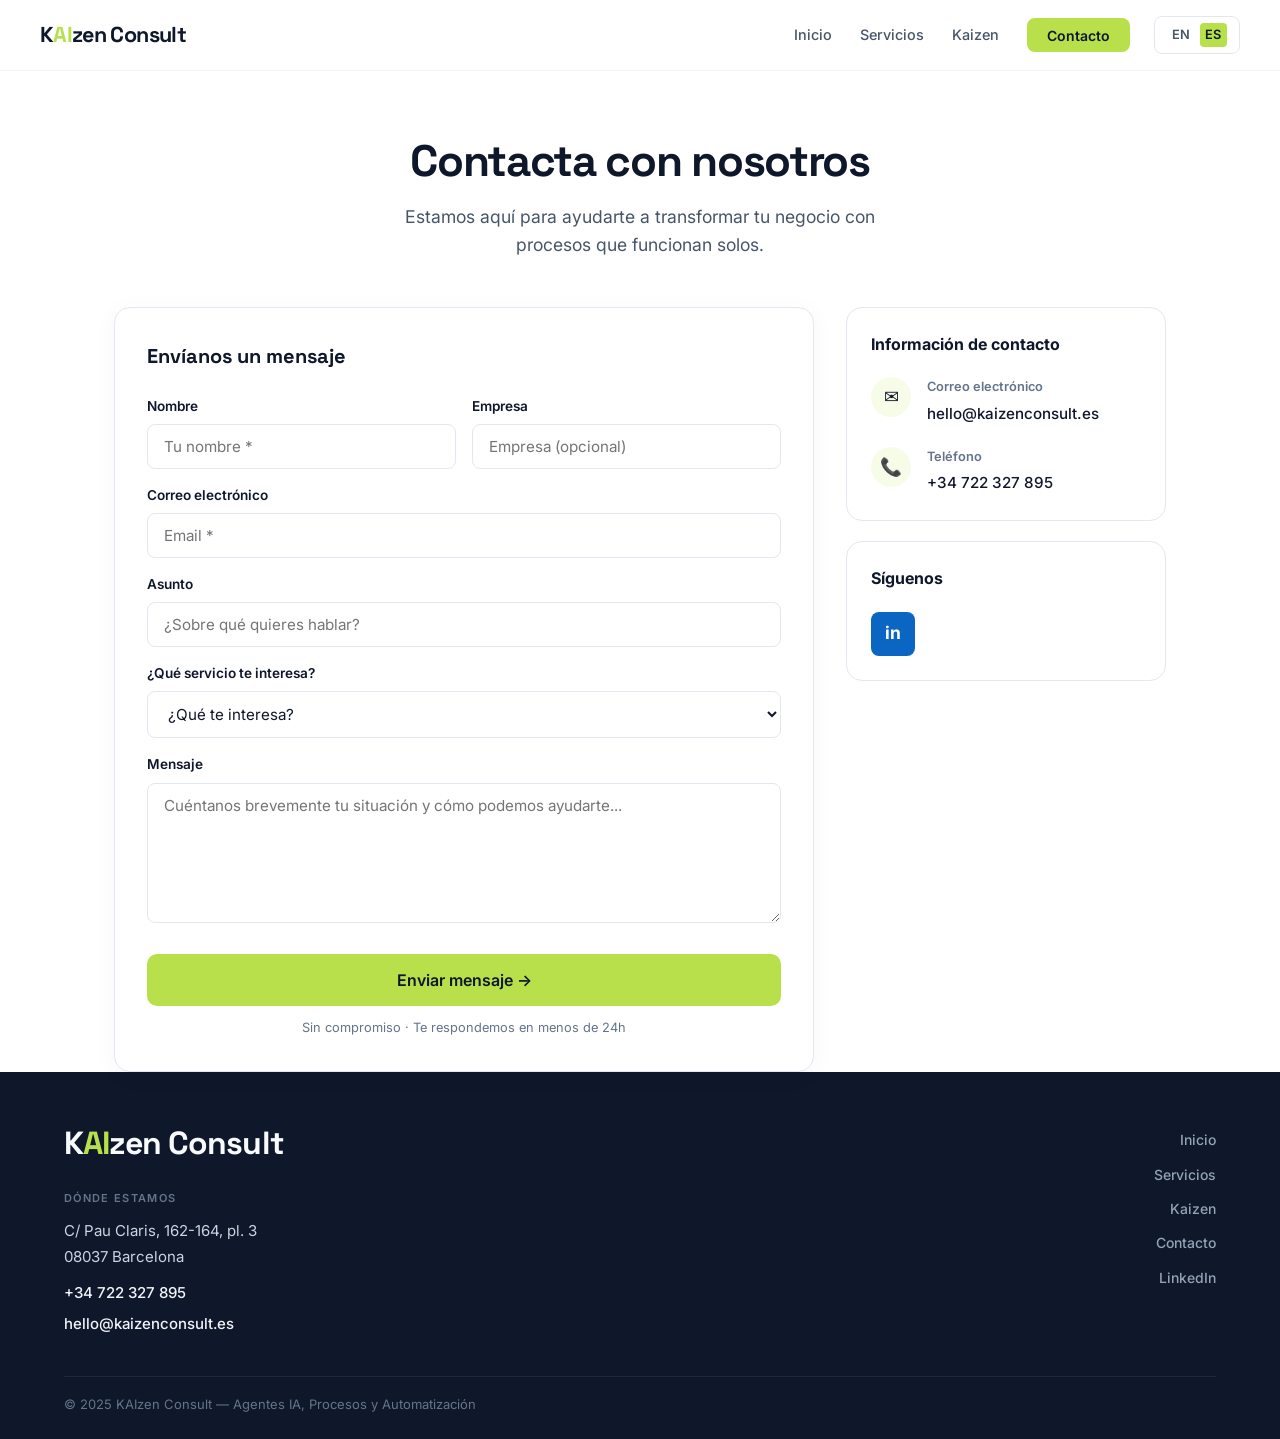
<file: contacto.html>
<!DOCTYPE html>
<html lang="es">
<head>
<meta charset="UTF-8">
<meta name="viewport" content="width=device-width, initial-scale=1.0">
<title>Contacto — KAIzen Consult</title>
<meta name="description" content="Contacta con KAIzen Consult. Reserva una sesión de descubrimiento gratuita y cuéntanos cómo podemos ayudarte a automatizar procesos con IA.">
<link rel="preconnect" href="https://fonts.googleapis.com">
<link href="https://fonts.googleapis.com/css2?family=Inter:wght@400;500;600;700&family=Space+Grotesk:wght@500;600;700&display=swap" rel="stylesheet">
<link rel="stylesheet" href="css/nav.css">
<link rel="stylesheet" href="css/i18n.css">
<link rel="stylesheet" href="css/contact.css">
<link rel="stylesheet" href="css/footer.css">
<style>
*, *::before, *::after { margin: 0; padding: 0; box-sizing: border-box; }
:root {
  --bg: #ffffff;
  --bg-alt: #fafafa;
  --text: #0f172a;
  --text-secondary: #475569;
  --text-muted: #64748b;
  --electric: #2563eb;
  --lime: #b8e04a;
  --lime-dark: #9cc832;
  --lime-light: rgba(184, 224, 74, 0.12);
  --border: #e2e8f0;
  --border-light: #f1f5f9;
  --font: 'Inter', -apple-system, BlinkMacSystemFont, sans-serif;
  --font-display: 'Space Grotesk', var(--font);
}
html { scroll-behavior: smooth; }
body { font-family: var(--font); color: var(--text); background: var(--bg); line-height: 1.6; -webkit-font-smoothing: antialiased; }
.container { max-width: 1100px; margin: 0 auto; padding: 0 1.5rem; }
</style>
</head>
<body data-page-title="meta.contact.title" data-page-description="meta.contact.description">

<nav>
  <div class="nav-inner">
    <a href="vinculo.html" class="logo">K<span>AI</span>zen Consult</a>
    <button class="hamburger" onclick="document.querySelector('.nav-right')?.classList.toggle('open')" aria-label="Menu">
      <span></span><span></span><span></span>
    </button>
    <div class="nav-right mobile-collapsible">
      <ul>
        <li><a href="vinculo.html" data-i18n="nav.home">Inicio</a></li>
        <li><a href="soluciones.html" data-i18n="nav.services">Servicios</a></li>
        <li><a href="vinculo.html#proceso" data-i18n="nav.kaizen">Kaizen</a></li>
        <li><a href="contacto.html" class="nav-cta" data-i18n="nav.contact">Contacto</a></li>
      </ul>
      <div class="lang-toggle" id="lang-toggle" role="group" aria-label="Language">
        <span class="lang-option" data-lang="en">EN</span>
        <span class="lang-option" data-lang="es">ES</span>
      </div>
    </div>
  </div>
</nav>

<section class="contact-page-hero">
  <div class="container">
    <h1 data-i18n="page.contact.hero.title">Contacta con nosotros</h1>
    <p data-i18n="page.contact.hero.subtitle">Estamos aquí para ayudarte a transformar tu negocio con procesos que funcionan solos.</p>
  </div>
</section>

<div class="container contact-layout">
  <div class="contact-form-card">
    <h2 data-i18n="page.contact.form.title">Envíanos un mensaje</h2>
    <form class="contact-form" action="https://formsubmit.co/elena@vinculo.io" method="POST" id="contact-form">
      <input type="hidden" name="_subject" value="Nuevo contacto desde Contacto - KAIzen Consult" data-i18n-value="form.subject.contact">
      <input type="hidden" name="_captcha" value="false">
      <input type="hidden" name="_template" value="table">
      <input type="hidden" name="_next" value="" id="form-next">
      <div class="form-row">
        <div class="form-group">
          <label data-i18n="form.name.label">Nombre</label>
          <input type="text" name="name" data-i18n-placeholder="form.name" placeholder="Tu nombre *" required>
        </div>
        <div class="form-group">
          <label data-i18n="form.company.label">Empresa</label>
          <input type="text" name="empresa" data-i18n-placeholder="form.company" placeholder="Empresa (opcional)">
        </div>
      </div>
      <div class="form-group">
        <label data-i18n="form.email.label">Correo electrónico</label>
        <input type="email" name="email" data-i18n-placeholder="form.email" placeholder="Email *" required>
      </div>
      <div class="form-group">
        <label data-i18n="form.subject.label">Asunto</label>
        <input type="text" name="asunto" data-i18n-placeholder="form.subject.placeholder" placeholder="¿Sobre qué quieres hablar?">
      </div>
      <div class="form-group">
        <label data-i18n="form.interest.service">¿Qué servicio te interesa?</label>
        <select name="interes">
          <option value="" data-i18n="form.interest">¿Qué te interesa?</option>
          <option value="ventas" data-i18n="form.opt.ventas">Agente de Ventas</option>
          <option value="soporte" data-i18n="form.opt.soporte">Agente de Soporte</option>
          <option value="automatizacion" data-i18n="form.opt.automatizacion">Automatización</option>
          <option value="voice" data-i18n="form.opt.voice">Agentes de Voz</option>
          <option value="consultoria" data-i18n="form.opt.consultoria">Consultoría</option>
          <option value="formacion" data-i18n="form.opt.formacion">Formación</option>
          <option value="otro" data-i18n="form.opt.otro">Otro</option>
        </select>
      </div>
      <div class="form-group">
        <label data-i18n="form.message.label">Mensaje</label>
        <textarea name="message" data-i18n-placeholder="form.message.contact" placeholder="Cuéntanos brevemente tu situación y cómo podemos ayudarte..." rows="5"></textarea>
      </div>
      <button type="submit" class="form-submit" data-i18n="form.submit">Enviar mensaje →</button>
      <p class="form-note" data-i18n="form.note">Sin compromiso · Te respondemos en menos de 24h</p>
    </form>
  </div>

  <aside class="contact-sidebar">
    <div class="contact-info-card">
      <h3 data-i18n="page.contact.info.title">Información de contacto</h3>
      <div class="contact-info-item" style="margin-bottom:1.25rem;">
        <div class="contact-info-icon">✉</div>
        <div>
          <div class="contact-info-label" data-i18n="form.email.label">Correo electrónico</div>
          <a href="mailto:hello@kaizenconsult.es" class="contact-info-value">hello@kaizenconsult.es</a>
        </div>
      </div>
      <div class="contact-info-item">
        <div class="contact-info-icon">📞</div>
        <div>
          <div class="contact-info-label" data-i18n="page.contact.phone.label">Teléfono</div>
          <a href="tel:+34722327895" class="contact-info-value">+34 722 327 895</a>
        </div>
      </div>
    </div>
    <div class="contact-info-card">
      <h3 data-i18n="page.contact.follow">Síguenos</h3>
      <a href="https://www.linkedin.com/company/kaizen-consult-ai/" target="_blank" rel="noopener" class="linkedin-btn" aria-label="LinkedIn">in</a>
    </div>
  </aside>
</div>

<footer class="site-footer">
  <div class="container">
    <div class="footer-grid">
      <div class="footer-brand">
        <a href="vinculo.html" class="footer-logo">K<span>AI</span>zen Consult</a>
        <div class="footer-contact">
          <p class="footer-label" data-i18n="footer.findUs">Dónde estamos</p>
          <p class="footer-address" data-i18n="footer.address">C/ Pau Claris, 162-164, pl. 3
08037 Barcelona</p>
          <a href="tel:+34722327895" class="footer-email" style="display:block;margin-bottom:0.35rem;">+34 722 327 895</a>
          <a href="mailto:hello@kaizenconsult.es" class="footer-email">hello@kaizenconsult.es</a>
        </div>
      </div>
      <div class="footer-nav">
        <a href="vinculo.html" class="footer-social" data-i18n="nav.home">Inicio</a>
        <a href="soluciones.html" class="footer-social" data-i18n="nav.services">Servicios</a>
        <a href="vinculo.html#proceso" class="footer-social" data-i18n="nav.kaizen">Kaizen</a>
        <a href="contacto.html" class="footer-social" data-i18n="nav.contact">Contacto</a>
        <a href="https://www.linkedin.com/company/kaizen-consult-ai/" target="_blank" rel="noopener" class="footer-social" data-i18n="footer.linkedin">LinkedIn</a>
      </div>
    </div>
    <div class="footer-bottom">
      <p data-i18n="footer.tagline">© 2025 KAIzen Consult — Agentes IA, Procesos y Automatización</p>
    </div>
  </div>
</footer>

<script>
document.getElementById('form-next').value = window.location.href.split('?')[0] + '?sent=1';
if (window.location.search.includes('sent=1')) {
  const form = document.getElementById('contact-form');
  if (form) {
    const msg = document.createElement('p');
    msg.className = 'form-success';
    msg.style.cssText = 'color:var(--electric);font-weight:600;margin-bottom:1rem;text-align:center;';
    msg.setAttribute('data-i18n', 'form.success');
    msg.textContent = '✓ Mensaje enviado. Te responderemos en menos de 24h.';
    form.parentNode.insertBefore(msg, form);
    if (window.KaizenI18n) window.KaizenI18n.setLang(window.KaizenI18n.getLang());
  }
}
document.querySelectorAll('nav a').forEach(a => {
  a.addEventListener('click', () => document.querySelector('.nav-right')?.classList.remove('open'));
});
</script>
<script src="js/i18n.js"></script>

</body>
</html>
</file>
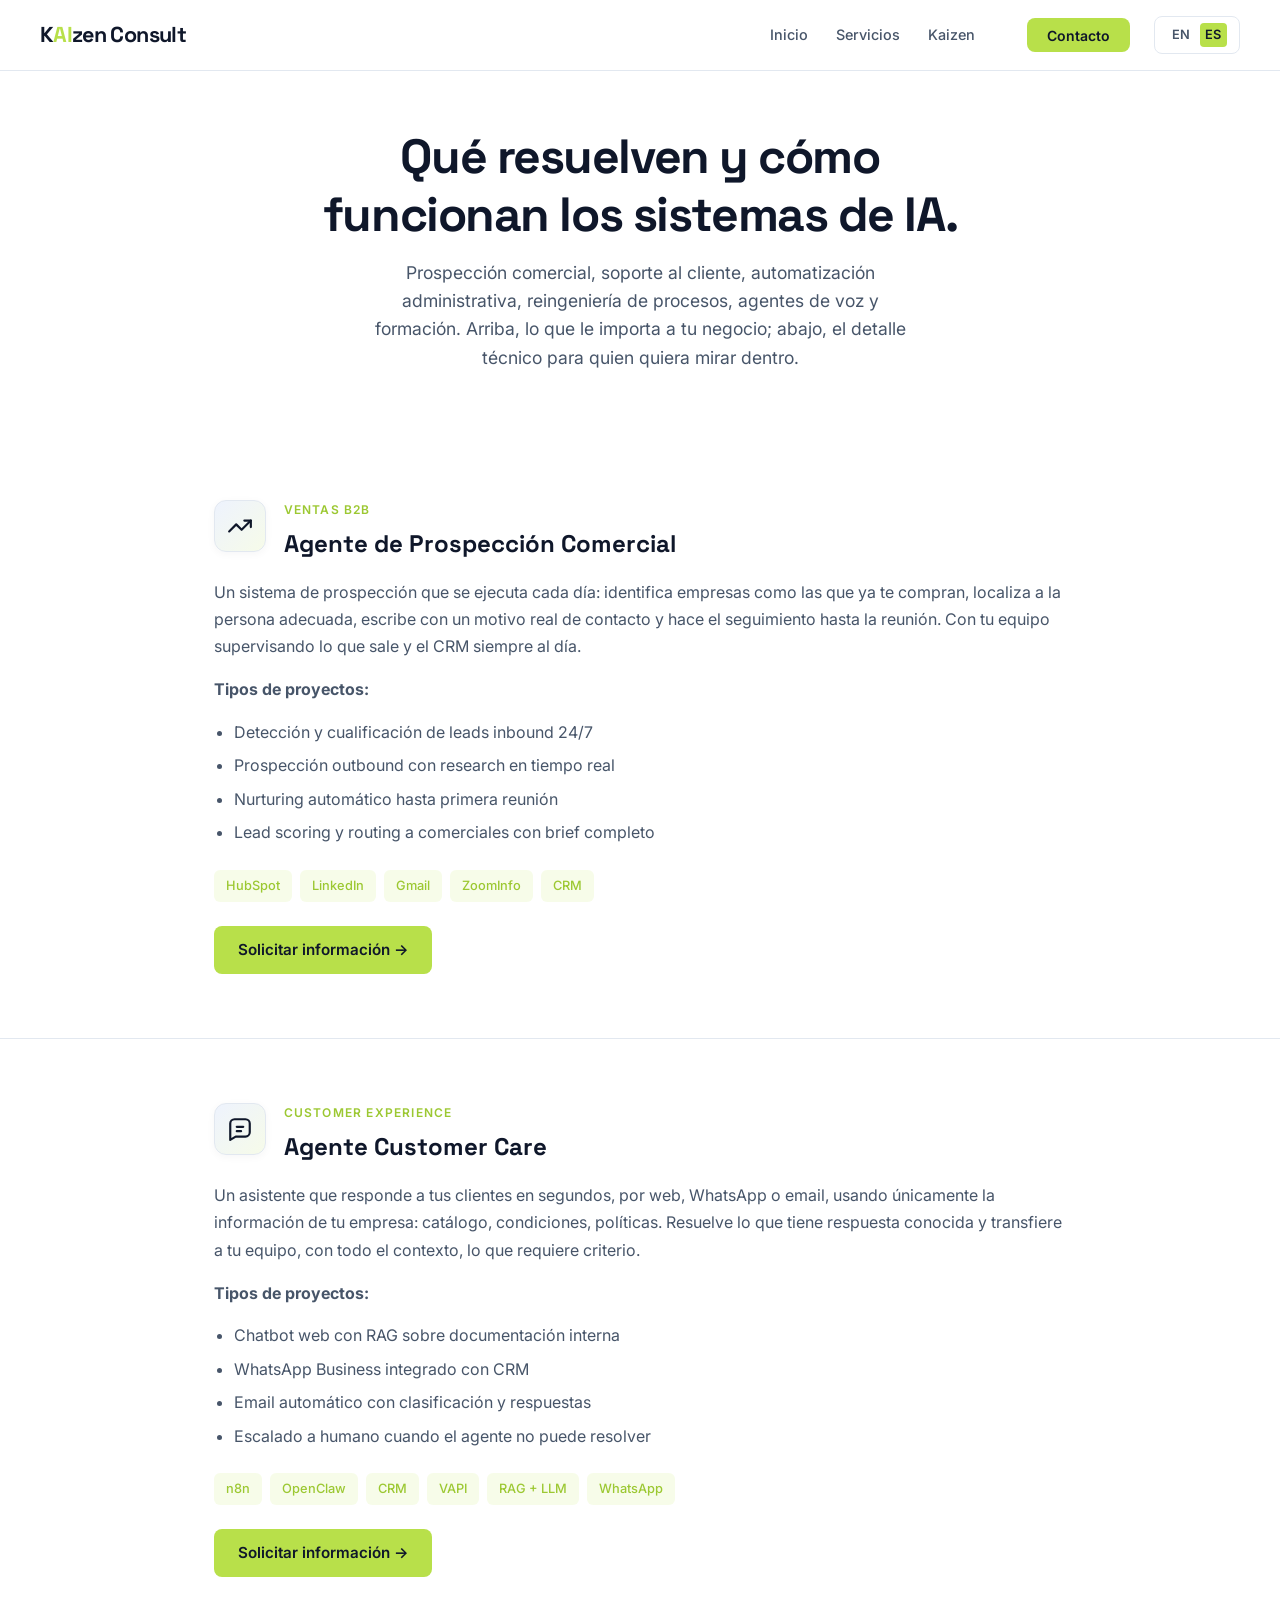
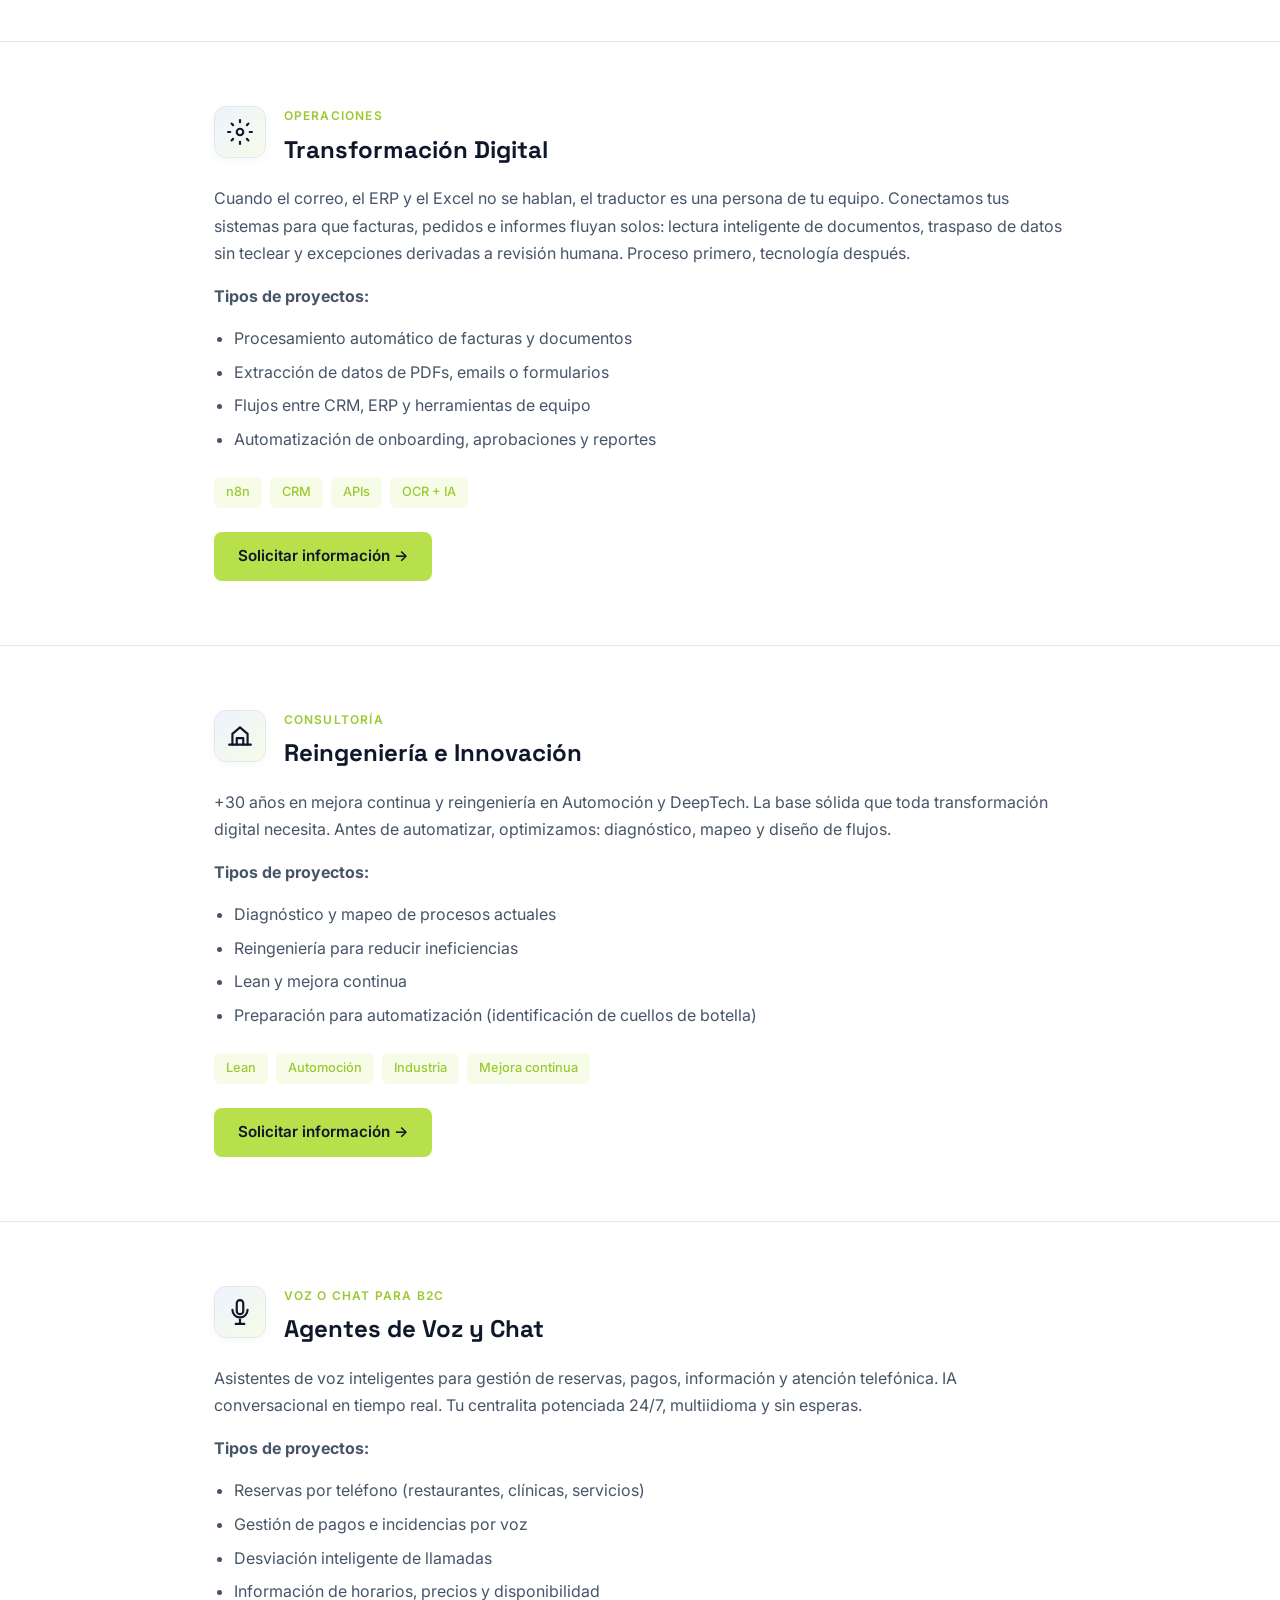
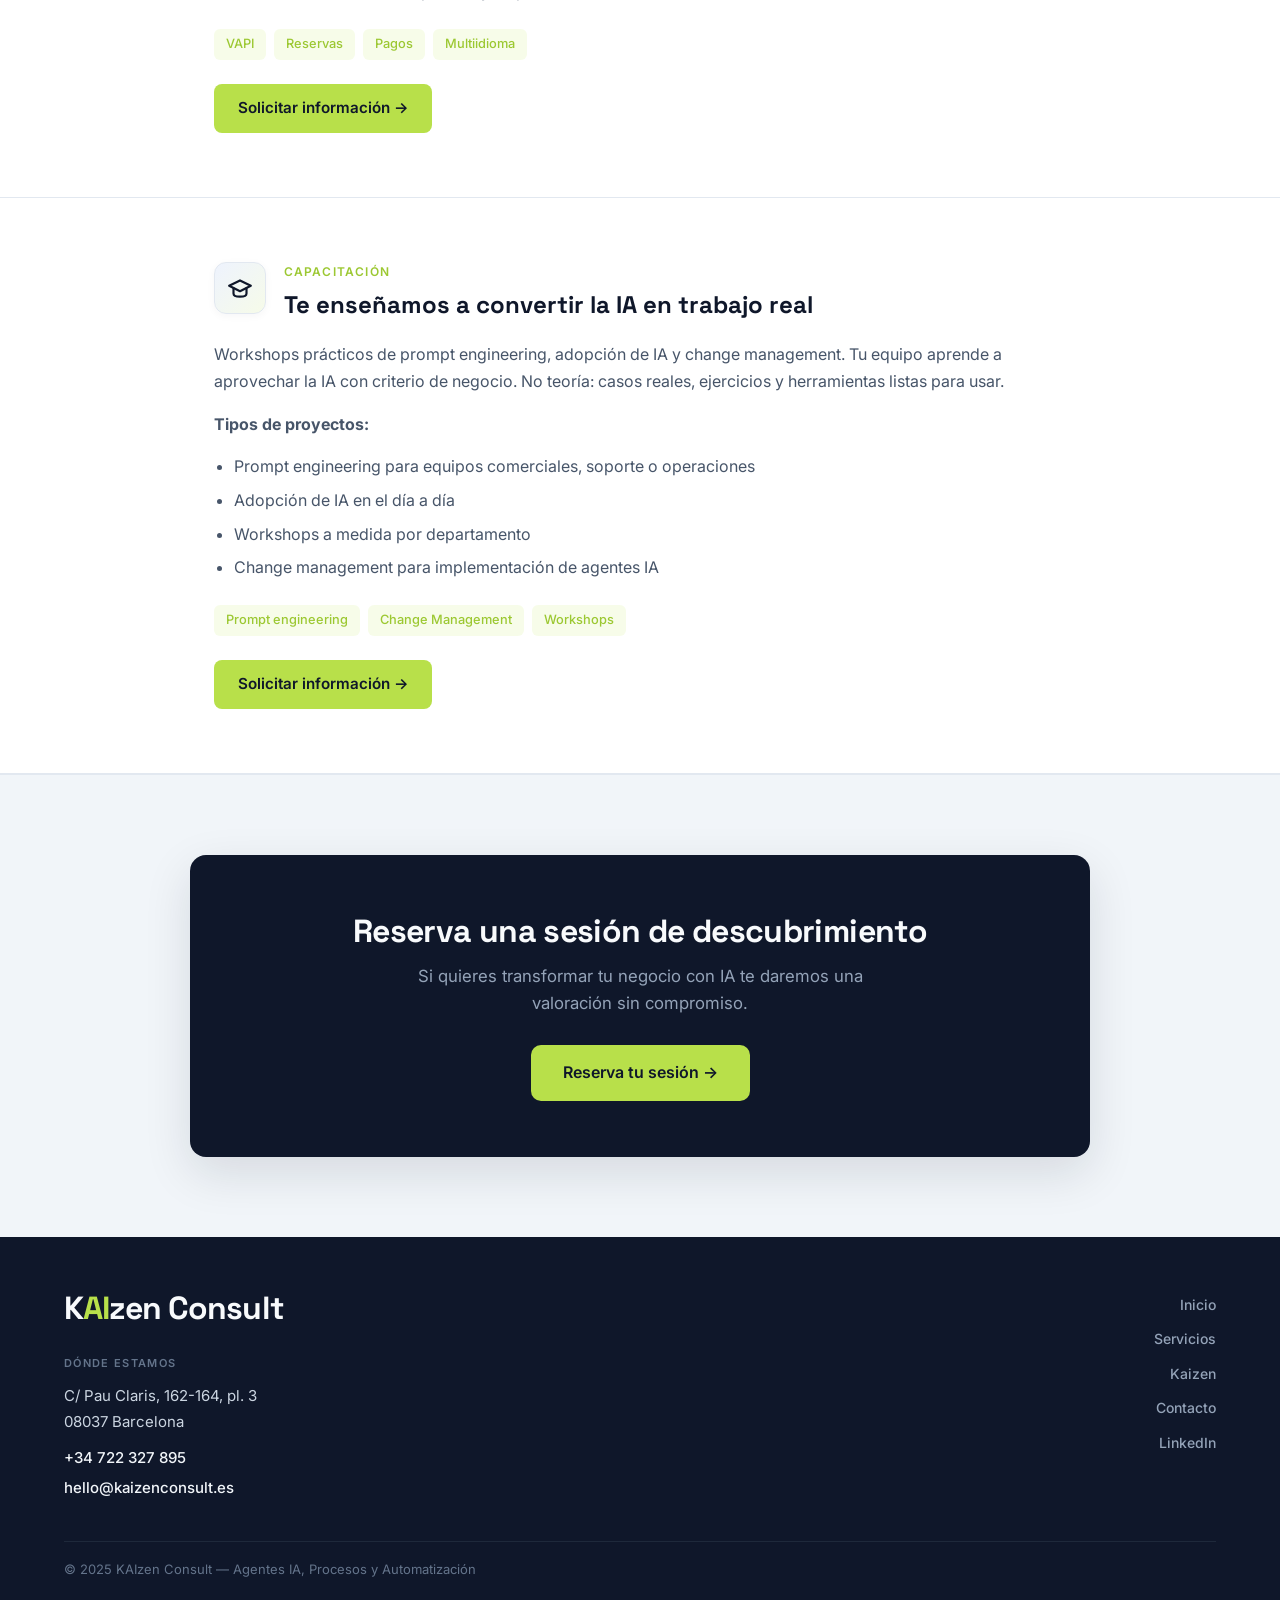
<file: soluciones.html>
<!DOCTYPE html>
<html lang="en">
<head>
<meta charset="UTF-8">
<meta name="viewport" content="width=device-width, initial-scale=1.0">
<title>Solutions � KAIzen Consult | AI Agents, Automation & Consulting</title>
<meta name="description" content="Service details: sales and support AI agents, process automation, reengineering and innovation, voice agents, and training. Projects with measurable ROI.">
<link rel="preconnect" href="https://fonts.googleapis.com">
<link href="https://fonts.googleapis.com/css2?family=Inter:wght@400;500;600;700&family=Space+Grotesk:wght@500;600;700&display=swap" rel="stylesheet">
<link rel="stylesheet" href="css/nav.css">
<link rel="stylesheet" href="css/i18n.css">
<link rel="stylesheet" href="css/footer.css">
<link rel="stylesheet" href="css/cta-banner.css">
<style>
*, *::before, *::after { margin: 0; padding: 0; box-sizing: border-box; }
:root {
  --bg: #ffffff;
  --bg-alt: #fafafa;
  --text: #0f172a;
  --text-secondary: #475569;
  --text-muted: #64748b;
  --electric: #2563eb;
  --lime: #b8e04a;
  --lime-dark: #9cc832;
  --accent-light: rgba(37, 99, 235, 0.08);
  --lime-light: rgba(184, 224, 74, 0.12);
  --border: #e2e8f0;
  --font: 'Inter', -apple-system, BlinkMacSystemFont, sans-serif;
  --font-display: 'Space Grotesk', var(--font);
}
html { scroll-behavior: smooth; }
body { font-family: var(--font); color: var(--text); background: var(--bg); line-height: 1.6; -webkit-font-smoothing: antialiased; }
.container { max-width: 900px; margin: 0 auto; padding: 0 1.5rem; }

nav {
  position: fixed; top: 0; left: 0; right: 0;
  z-index: 100;
  padding: 1rem 1.5rem;
  background: rgba(255,255,255,0.95);
  backdrop-filter: blur(12px);
  border-bottom: 1px solid var(--border);
}
nav .nav-inner { max-width: 1200px; margin: 0 auto; display: flex; align-items: center; justify-content: space-between; position: relative; }
.logo { font-weight: 700; font-size: 1.35rem; letter-spacing: -0.03em; color: var(--text); text-decoration: none; }
.logo span { color: var(--lime); }
nav a { font-size: 0.9rem; font-weight: 500; color: var(--text-secondary); text-decoration: none; }
nav a:hover { color: var(--text); }
.nav-cta { background: var(--lime); color: var(--text) !important; padding: 0.55rem 1.25rem; border-radius: 8px; font-weight: 600 !important; text-decoration: none; margin-left: 1.5rem; }
.nav-cta:hover { background: var(--lime-dark); }

.page-hero {
  padding: 8rem 0 4rem;
  text-align: center;
}
.page-hero h1 { font-family: var(--font-display); font-size: clamp(2rem, 4vw, 3rem); font-weight: 700; line-height: 1.2; letter-spacing: -0.03em; max-width: 640px; margin: 0 auto; }
.page-hero p { color: var(--text-secondary); font-size: 1.1rem; margin-top: 1rem; max-width: 540px; margin-left: auto; margin-right: auto; }

.service-section {
  padding: 4rem 0;
  border-bottom: 1px solid var(--border);
  scroll-margin-top: 5rem;
}
.service-section:last-of-type { border-bottom: none; }
.service-header {
  display: flex;
  align-items: flex-start;
  gap: 1.1rem;
  margin-bottom: 0.5rem;
}
.service-icon {
  width: 52px;
  height: 52px;
  min-width: 52px;
  background: linear-gradient(135deg, var(--accent-light), var(--lime-light));
  border-radius: 12px;
  display: flex;
  align-items: center;
  justify-content: center;
  border: 1px solid var(--border);
  box-shadow: 0 2px 8px rgba(15, 23, 42, 0.04);
  color: var(--text);
}
.service-icon svg {
  width: 26px;
  height: 26px;
  stroke: currentColor;
  fill: none;
  stroke-width: 2;
  stroke-linecap: round;
  stroke-linejoin: round;
}
.service-header-text { flex: 1; min-width: 0; }
.service-header-text .service-category { margin-bottom: 0.35rem; }
.service-section h2 {
  font-family: var(--font-display);
  font-size: 1.5rem;
  font-weight: 700;
  margin-bottom: 0;
  color: var(--text);
}
.service-section .service-category {
  font-size: 0.75rem; font-weight: 600; text-transform: uppercase; letter-spacing: 0.1em; color: var(--lime-dark);
}
.service-section p { color: var(--text-secondary); margin-top: 1rem; line-height: 1.7; }
.service-section ul {
  margin-top: 1rem;
  padding-left: 1.25rem;
}
.service-section li { margin: 0.5rem 0; color: var(--text-secondary); line-height: 1.6; }
.project-types {
  margin-top: 1.5rem;
  display: flex;
  flex-wrap: wrap;
  gap: 0.5rem;
}
.project-tag {
  font-size: 0.8rem;
  padding: 0.35rem 0.75rem;
  background: var(--lime-light);
  color: var(--lime-dark);
  border-radius: 6px;
  font-weight: 500;
}
.service-cta {
  display: inline-flex;
  align-items: center;
  gap: 0.5rem;
  margin-top: 1.5rem;
  background: var(--lime);
  color: var(--text);
  padding: 0.75rem 1.5rem;
  border-radius: 8px;
  font-weight: 600;
  font-size: 0.95rem;
  text-decoration: none;
  transition: background 0.2s;
}
.service-cta:hover { background: var(--lime-dark); }

.contact-section {
  padding: 5rem 0;
  background: var(--bg-alt);
}
.contact-section h2 { font-size: 1.75rem; font-weight: 700; text-align: center; margin-bottom: 0.5rem; }
.contact-section > .container > p { text-align: center; color: var(--text-secondary); margin-bottom: 2rem; }
.contact-form-wrap { max-width: 480px; margin: 0 auto; }
.contact-form { display: flex; flex-direction: column; gap: 1rem; }
.form-row { display: flex; gap: 1rem; flex-wrap: wrap; }
.form-row .form-group { flex: 1; min-width: 200px; }
.form-group input, .form-group textarea, .form-group select {
  width: 100%;
  padding: 0.75rem 1rem;
  border: 1px solid var(--border);
  border-radius: 8px;
  font-family: var(--font);
  font-size: 0.95rem;
  background: var(--bg);
  color: var(--text);
}
.form-group input:focus, .form-group textarea:focus, .form-group select:focus {
  outline: none;
  border-color: var(--electric);
}
.form-group textarea { min-height: 100px; resize: vertical; }
.form-submit {
  background: var(--lime);
  color: var(--text);
  padding: 1rem 1.5rem;
  border-radius: 8px;
  font-weight: 600;
  font-size: 1rem;
  border: none;
  cursor: pointer;
  font-family: var(--font);
}
.form-submit:hover { background: var(--lime-dark); }
.form-note { font-size: 0.8rem; color: var(--text-muted); margin-top: 0.5rem; }
.contact-links { text-align: center; margin-top: 1.5rem; }
.contact-links a { font-size: 0.95rem; color: var(--text-secondary); text-decoration: none; margin: 0 0.75rem; }
.contact-links a:hover { color: var(--electric); }

@media (max-width: 768px) {
  .form-row { flex-direction: column; }
  .form-row .form-group { min-width: 100%; }
}
</style>
</head>
<body data-page-title="meta.solutions.title" data-page-description="meta.solutions.description">

<nav>
  <div class="nav-inner">
    <a href="vinculo.html" class="logo">K<span>AI</span>zen Consult</a>
    <button class="hamburger" onclick="document.querySelector('.nav-right')?.classList.toggle('open')" aria-label="Menu">
      <span></span><span></span><span></span>
    </button>
    <div class="nav-right mobile-collapsible">
      <ul>
        <li><a href="vinculo.html" data-i18n="nav.home">Inicio</a></li>
        <li><a href="soluciones.html" data-i18n="nav.services">Servicios</a></li>
        <li><a href="vinculo.html#proceso" data-i18n="nav.kaizen">Kaizen</a></li>
        <li><a href="contacto.html" class="nav-cta" data-i18n="nav.contact">Contacto</a></li>
      </ul>
      <div class="lang-toggle" id="lang-toggle" role="group" aria-label="Language">
        <span class="lang-option" data-lang="en">EN</span>
        <span class="lang-option" data-lang="es">ES</span>
      </div>
    </div>
  </div>
</nav>

<section class="page-hero">
  <div class="container">
    <h1 data-i18n="page.solutions.hero.title">Qu&eacute; resuelven y c&oacute;mo funcionan los sistemas de IA.</h1>
    <p data-i18n="page.solutions.hero.desc">In this order: Prospecting, Outreach, Customer Support, Process Automation, Reengineering & Innovation, Voice Agents, AI Training. Details for each service and project types. Measurable ROI from day one.</p>
  </div>
</section>

<section class="service-section" id="ventas">
  <div class="container">
    <div class="service-header">
      <div class="service-icon" aria-hidden="true"><svg viewBox="0 0 24 24"><polyline points="22 7 13.5 15.5 8.5 10.5 2 17"/><polyline points="16 7 22 7 22 13"/></svg></div>
      <div class="service-header-text">
        <div class="service-category" data-i18n="card.ventas.category">B2B Sales</div>
        <h2 data-i18n="card.ventas.title">Prospecting & Outreach Agent</h2>
      </div>
    </div>
    <p data-i18n="detail.ventas.desc">An AI agent that works your sales pipeline autonomously: detects leads on your website or CRM, researches prospects, drafts personalized outreach, and follows up. Integrated with HubSpot, LinkedIn, Gmail, and your data sources.</p>
    <p><strong data-i18n="page.solutions.projectTypes">Project types:</strong></p>
    <ul>
      <li data-i18n="detail.ventas.li1">24/7 inbound lead detection and qualification</li>
      <li data-i18n="detail.ventas.li2">Outbound prospecting with real-time research</li>
      <li data-i18n="detail.ventas.li3">Automated nurturing until first meeting</li>
      <li data-i18n="detail.ventas.li4">Lead scoring and routing to sales with full brief</li>
    </ul>
    <div class="project-types">
      <span class="project-tag">HubSpot</span>
      <span class="project-tag">LinkedIn</span>
      <span class="project-tag">Gmail</span>
      <span class="project-tag">ZoomInfo</span>
      <span class="project-tag">CRM</span>
    </div>
    <a href="agente-prospeccion-b2b.html" class="service-cta" data-i18n="detail.ventas.cta">Request information &rarr;</a>
  </div>
</section>

<section class="service-section" id="soporte">
  <div class="container">
    <div class="service-header">
      <div class="service-icon" aria-hidden="true"><svg viewBox="0 0 24 24"><path d="M21 15a4 4 0 0 1-4 4H8l-5 3V7a4 4 0 0 1 4-4h10a4 4 0 0 1 4 4z"/><line x1="9" y1="10" x2="15" y2="10"/><line x1="9" y1="14" x2="13" y2="14"/></svg></div>
      <div class="service-header-text">
        <div class="service-category" data-i18n="card.soporte.category">Customer Experience</div>
        <h2 data-i18n="card.soporte.title">Customer Support Agent</h2>
      </div>
    </div>
    <p data-i18n="detail.soporte.desc">Multichannel chatbots (web, WhatsApp, email) that resolve Tier 1 issues in seconds. RAG on your knowledge base, consistent responses, and scaling without expanding headcount. Detects patterns and proposes proactive fixes.</p>
    <p><strong data-i18n="page.solutions.projectTypes">Project types:</strong></p>
    <ul>
      <li data-i18n="detail.soporte.li1">Web chatbot with RAG on internal documentation</li>
      <li data-i18n="detail.soporte.li2">WhatsApp Business integrated with CRM</li>
      <li data-i18n="detail.soporte.li3">Automated email with classification and responses</li>
      <li data-i18n="detail.soporte.li4">Escalation to human when the agent cannot resolve</li>
    </ul>
    <div class="project-types">
      <span class="project-tag">n8n</span>
      <span class="project-tag">OpenClaw</span>
      <span class="project-tag">CRM</span>
      <span class="project-tag">VAPI</span>
      <span class="project-tag">RAG + LLM</span>
      <span class="project-tag">WhatsApp</span>
    </div>
    <a href="agente-soporte-cliente.html" class="service-cta" data-i18n="detail.ventas.cta">Request information &rarr;</a>
  </div>
</section>

<section class="service-section" id="automatizacion">
  <div class="container">
    <div class="service-header">
      <div class="service-icon" aria-hidden="true"><svg viewBox="0 0 24 24"><circle cx="12" cy="12" r="3"/><path d="M12 1v2M12 21v2M4.22 4.22l1.42 1.42M18.36 18.36l1.42 1.42M1 12h2M21 12h2M4.22 19.78l1.42-1.42M18.36 5.64l1.42-1.42"/></svg></div>
      <div class="service-header-text">
        <div class="service-category" data-i18n="card.automatizacion.category">Operations</div>
        <h2 data-i18n="card.automatizacion.title">Process Automation</h2>
      </div>
    </div>
    <p data-i18n="detail.automatizacion.desc">Eliminate bottlenecks and repetitive tasks. Intelligent document reading (OCR + AI), structured data extraction, flows connecting n8n, CRM, APIs, and your systems without writing code. Process first, technology second.</p>
    <p><strong data-i18n="page.solutions.projectTypes">Project types:</strong></p>
    <ul>
      <li data-i18n="detail.automatizacion.li1">Automatic invoice and document processing</li>
      <li data-i18n="detail.automatizacion.li2">Data extraction from PDFs, emails, or forms</li>
      <li data-i18n="detail.automatizacion.li3">Flows between CRM, ERP, and team tools</li>
      <li data-i18n="detail.automatizacion.li4">Onboarding, approvals, and reporting automation</li>
    </ul>
    <div class="project-types">
      <span class="project-tag">n8n</span>
      <span class="project-tag">CRM</span>
      <span class="project-tag">APIs</span>
      <span class="project-tag">OCR + IA</span>
    </div>
    <a href="automatizacion-de-procesos.html" class="service-cta" data-i18n="detail.ventas.cta">Request information &rarr;</a>
  </div>
</section>

<section class="service-section" id="consultoria">
  <div class="container">
    <div class="service-header">
      <div class="service-icon" aria-hidden="true"><svg viewBox="0 0 24 24"><path d="M2 20h20"/><path d="M5 20V10l7-6 7 6v10"/><path d="M9 20v-6h6v6"/></svg></div>
      <div class="service-header-text">
        <div class="service-category" data-i18n="card.consultoria.category">Consulting</div>
        <h2 data-i18n="card.consultoria.title">Reengineering & Innovation</h2>
      </div>
    </div>
    <p data-i18n="detail.consultoria.desc">30+ years in continuous improvement and reengineering in Automotive and DeepTech. The solid foundation every digital transformation needs. Before automating, we optimize: diagnosis, mapping, and flow design.</p>
    <p><strong data-i18n="page.solutions.projectTypes">Project types:</strong></p>
    <ul>
      <li data-i18n="detail.consultoria.li1">Diagnosis and mapping of current processes</li>
      <li data-i18n="detail.consultoria.li2">Reengineering to reduce inefficiencies</li>
      <li data-i18n="detail.consultoria.li3">Lean and continuous improvement</li>
      <li data-i18n="detail.consultoria.li4">Preparation for automation (bottleneck identification)</li>
    </ul>
    <div class="project-types">
      <span class="project-tag">Lean</span>
      <span class="project-tag" data-i18n="tag.automotive">Automotive</span>
      <span class="project-tag" data-i18n="tag.industry">Industry</span>
      <span class="project-tag" data-i18n="tag.continuous">Continuous improvement</span>
    </div>
    <a href="contacto.html" class="service-cta" data-i18n="detail.ventas.cta">Request information &rarr;</a>
  </div>
</section>

<section class="service-section" id="voz">
  <div class="container">
    <div class="service-header">
      <div class="service-icon" aria-hidden="true"><svg viewBox="0 0 24 24"><path d="M12 1a3 3 0 0 0-3 3v7a3 3 0 0 0 6 0V4a3 3 0 0 0-3-3z"/><path d="M19 10a7 7 0 0 1-14 0"/><line x1="12" y1="19" x2="12" y2="23"/><line x1="8" y1="23" x2="16" y2="23"/></svg></div>
      <div class="service-header-text">
        <div class="service-category" data-i18n="card.voz.category">Voice</div>
        <h2 data-i18n="card.voz.title">Voice Agents & Callbots</h2>
      </div>
    </div>
    <p data-i18n="detail.voz.desc">Intelligent voice assistants for bookings, payments, information, and phone support. Real-time conversational AI. Your switchboard powered 24/7, multilingual, with no wait times.</p>
    <p><strong data-i18n="page.solutions.projectTypes">Project types:</strong></p>
    <ul>
      <li data-i18n="detail.voz.li1">Phone bookings (restaurants, clinics, services)</li>
      <li data-i18n="detail.voz.li2">Payment and issue management by voice</li>
      <li data-i18n="detail.voz.li3">Intelligent call routing</li>
      <li data-i18n="detail.voz.li4">Hours, pricing, and availability information</li>
    </ul>
    <div class="project-types">
      <span class="project-tag">VAPI</span>
      <span class="project-tag" data-i18n="tag.bookings">Bookings</span>
      <span class="project-tag" data-i18n="tag.payments">Payments</span>
      <span class="project-tag" data-i18n="tag.multilingual">Multilingual</span>
    </div>
    <a href="contacto.html" class="service-cta" data-i18n="detail.ventas.cta">Request information &rarr;</a>
  </div>
</section>

<section class="service-section" id="formacion">
  <div class="container">
    <div class="service-header">
      <div class="service-icon" aria-hidden="true"><svg viewBox="0 0 24 24"><path d="M22 10 12 5 2 10l10 5 10-5z"/><path d="M6 12v5c0 2 3 3 6 3s6-1 6-3v-5"/></svg></div>
      <div class="service-header-text">
        <div class="service-category" data-i18n="card.formacion.category">Training</div>
        <h2 data-i18n="card.formacion.title">AI Training</h2>
      </div>
    </div>
    <p data-i18n="detail.formacion.desc">Hands-on workshops on prompt engineering, AI adoption, and change management. Your team learns to leverage AI with business judgment. Not theory: real cases, exercises, and ready-to-use tools.</p>
    <p><strong data-i18n="page.solutions.projectTypes">Project types:</strong></p>
    <ul>
      <li data-i18n="detail.formacion.li1">Prompt engineering for sales, support, or operations teams</li>
      <li data-i18n="detail.formacion.li2">AI adoption in day-to-day work</li>
      <li data-i18n="detail.formacion.li3">Custom workshops by department</li>
      <li data-i18n="detail.formacion.li4">Change management for AI agent implementation</li>
    </ul>
    <div class="project-types">
      <span class="project-tag">Prompt engineering</span>
      <span class="project-tag">Change Management</span>
      <span class="project-tag">Workshops</span>
    </div>
    <a href="contacto.html" class="service-cta" data-i18n="detail.ventas.cta">Request information &rarr;</a>
  </div>
</section>

<section class="cta-banner">
  <div class="cta-banner-card">
    <h2 data-i18n="page.solutions.cta.title">Reserva una sesi&oacute;n de descubrimiento</h2>
    <p data-i18n="page.solutions.cta.subtitle">Si quieres transformar tu negocio con IA te daremos una valoraci&oacute;n sin compromiso.</p>
    <a href="contacto.html" class="cta-banner-btn" data-i18n="page.solutions.cta.btn">Reserva tu sesi&oacute;n &rarr;</a>
  </div>
</section>

<footer class="site-footer">
  <div class="container">
    <div class="footer-grid">
      <div class="footer-brand">
        <a href="vinculo.html" class="footer-logo">K<span>AI</span>zen Consult</a>
        <div class="footer-contact">
          <p class="footer-label" data-i18n="footer.findUs">D�nde estamos</p>
          <p class="footer-address" data-i18n="footer.address">C/ Pau Claris, 162-164, pl. 3
08037 Barcelona</p>
          <a href="tel:+34722327895" class="footer-email" style="display:block;margin-bottom:0.35rem;">+34 722 327 895</a>
          <a href="mailto:hello@kaizenconsult.es" class="footer-email">hello@kaizenconsult.es</a>
        </div>
      </div>
      <div class="footer-nav">
        <a href="vinculo.html" class="footer-social" data-i18n="nav.home">Inicio</a>
        <a href="soluciones.html" class="footer-social" data-i18n="nav.services">Servicios</a>
        <a href="vinculo.html#proceso" class="footer-social" data-i18n="nav.kaizen">Kaizen</a>
        <a href="contacto.html" class="footer-social" data-i18n="nav.contact">Contacto</a>
        <a href="https://www.linkedin.com/company/kaizen-consult-ai/" target="_blank" rel="noopener" class="footer-social" data-i18n="footer.linkedin">LinkedIn</a>
      </div>
    </div>
    <div class="footer-bottom">
      <p data-i18n="footer.tagline">� 2025 KAIzen Consult � Agentes IA, Procesos y Automatizaci�n</p>
    </div>
  </div>
</footer>

<script src="js/i18n.js"></script>


document.querySelectorAll('nav a').forEach(a => {
  a.addEventListener('click', () => document.querySelector('.nav-right')?.classList.remove('open'));
});
</body>
</html>
</file>
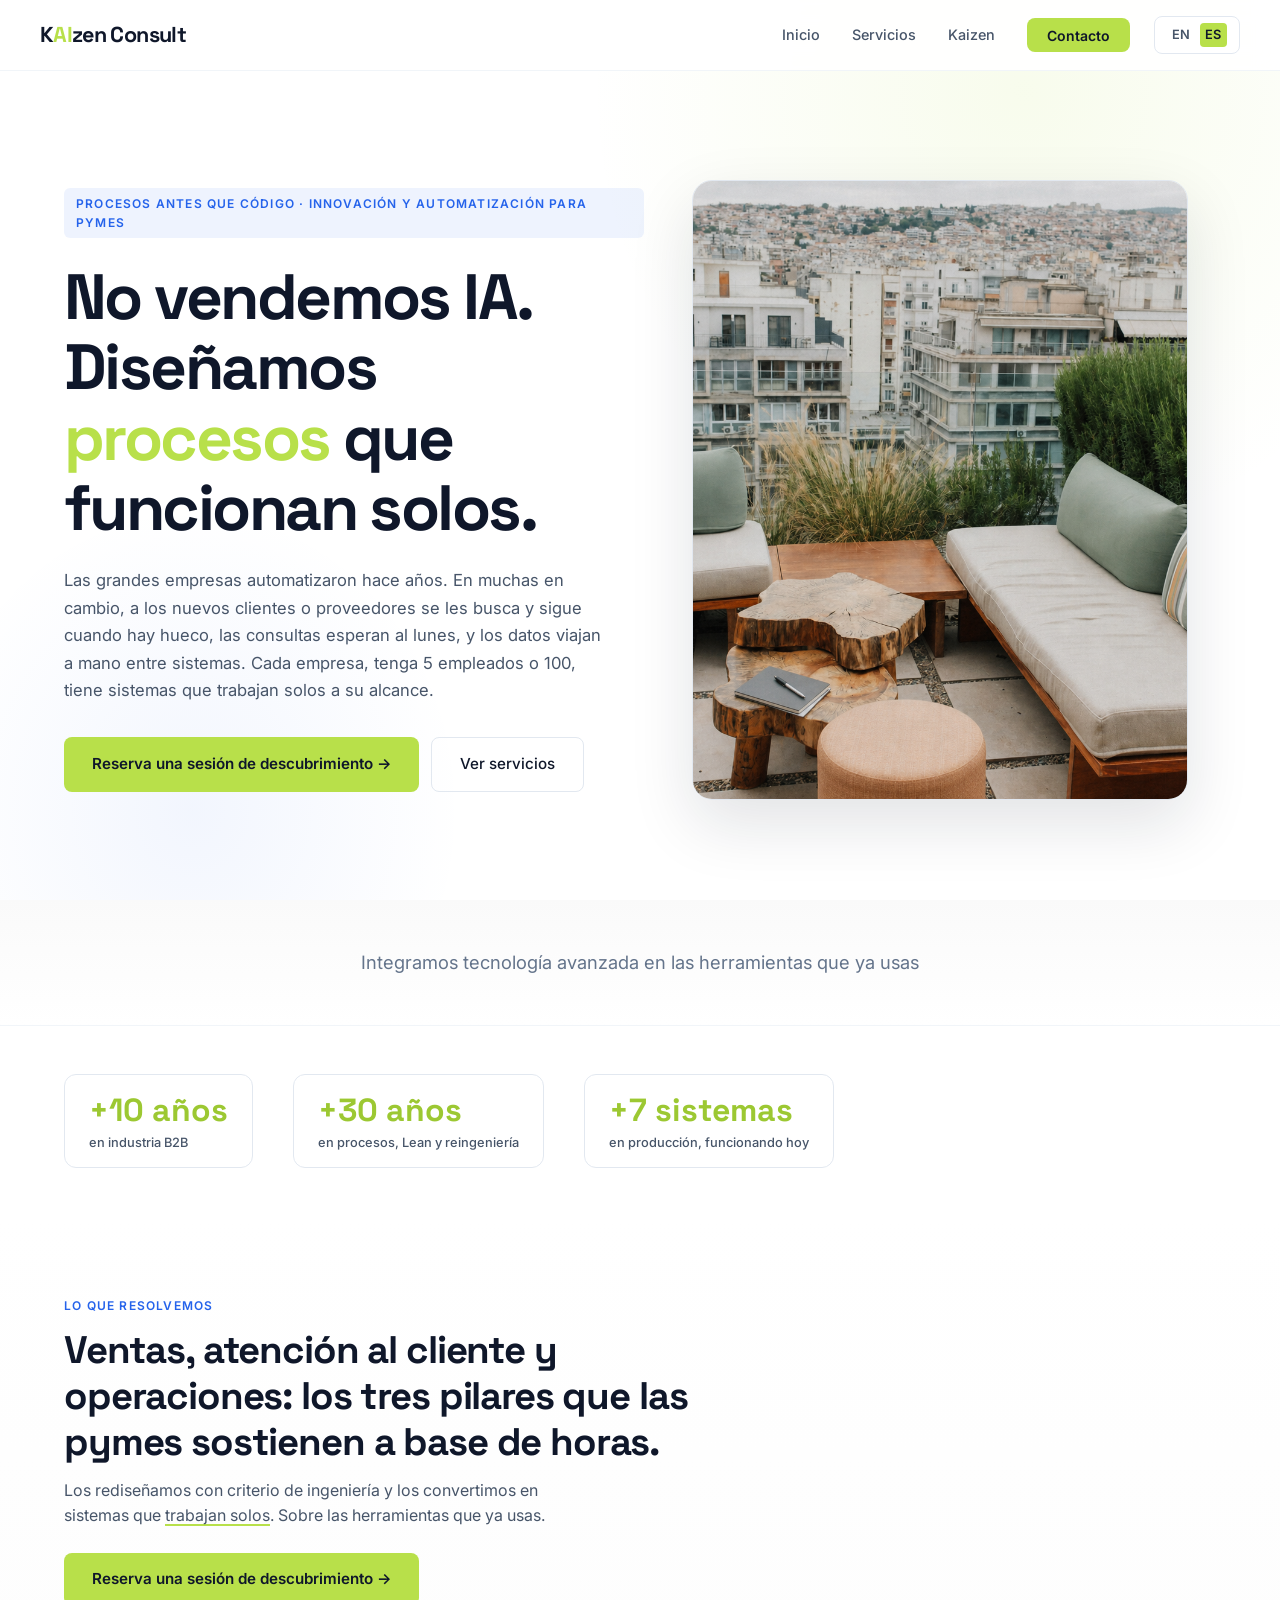
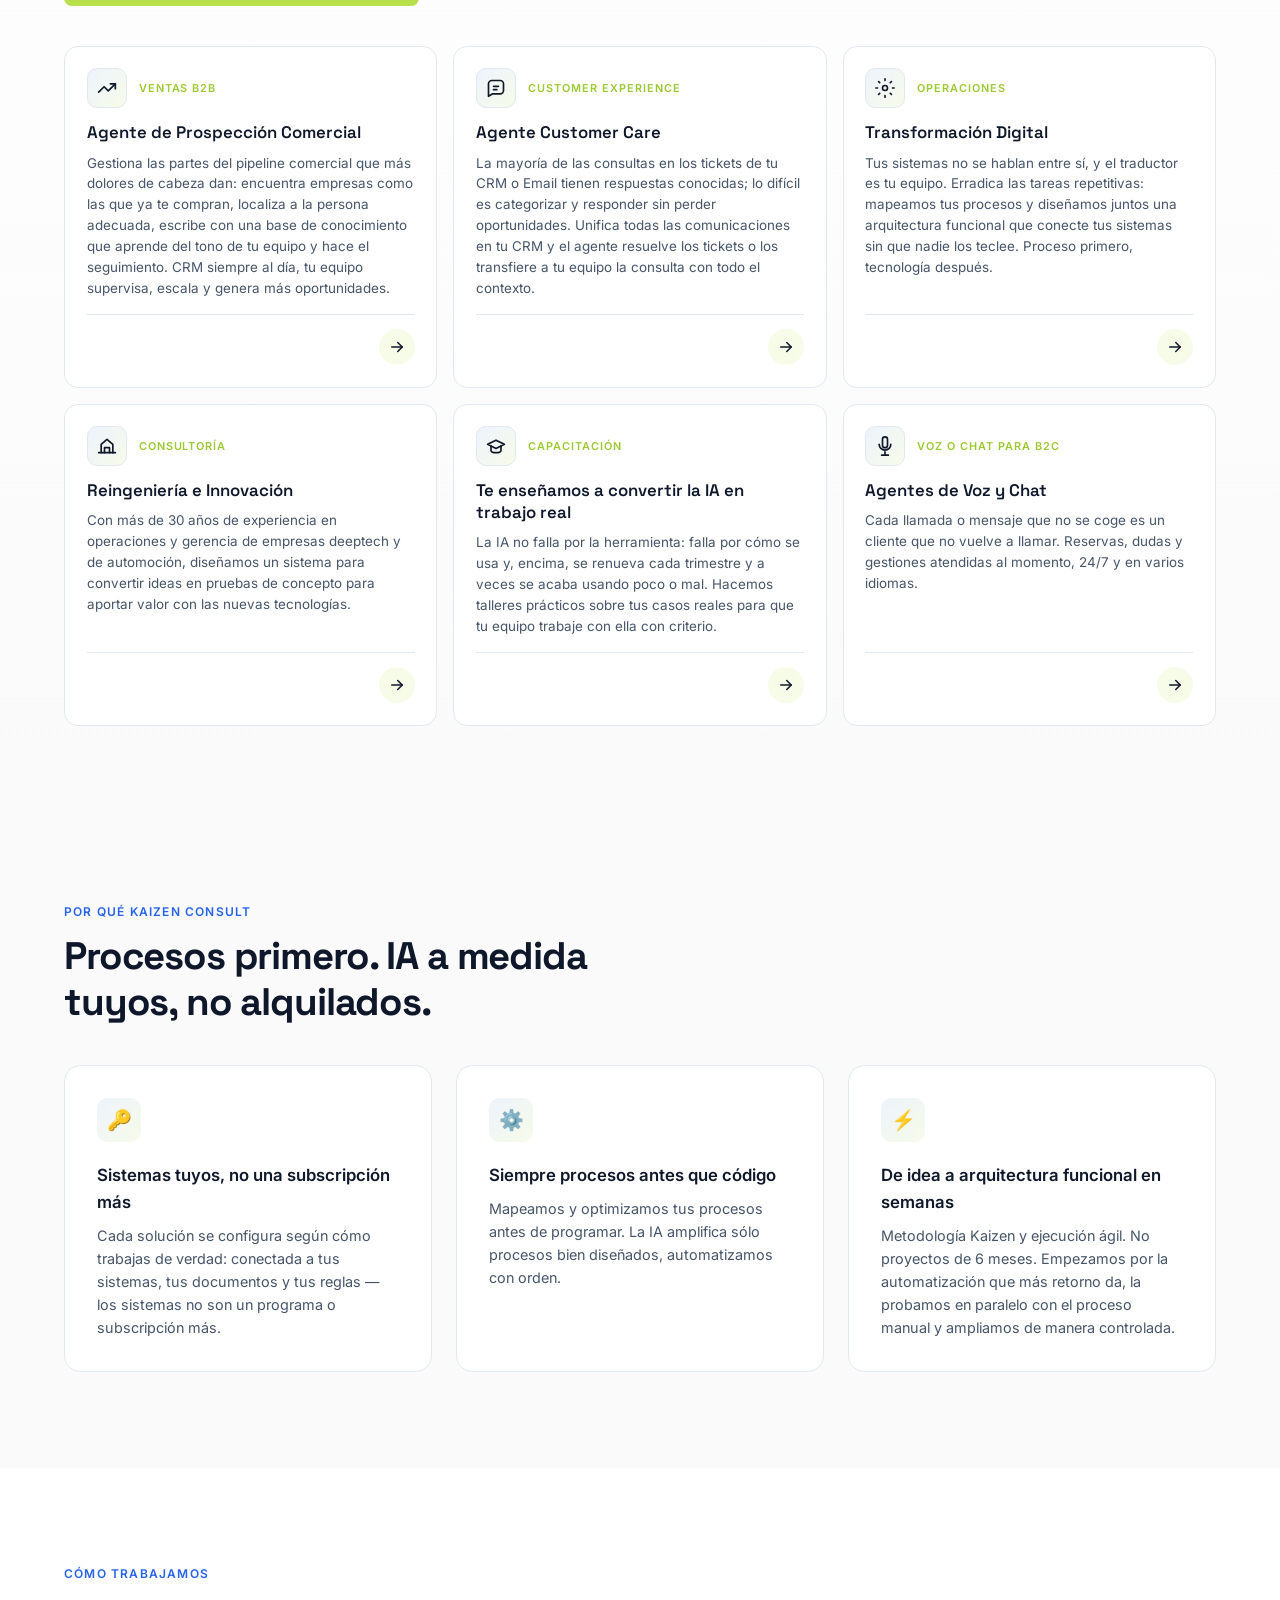
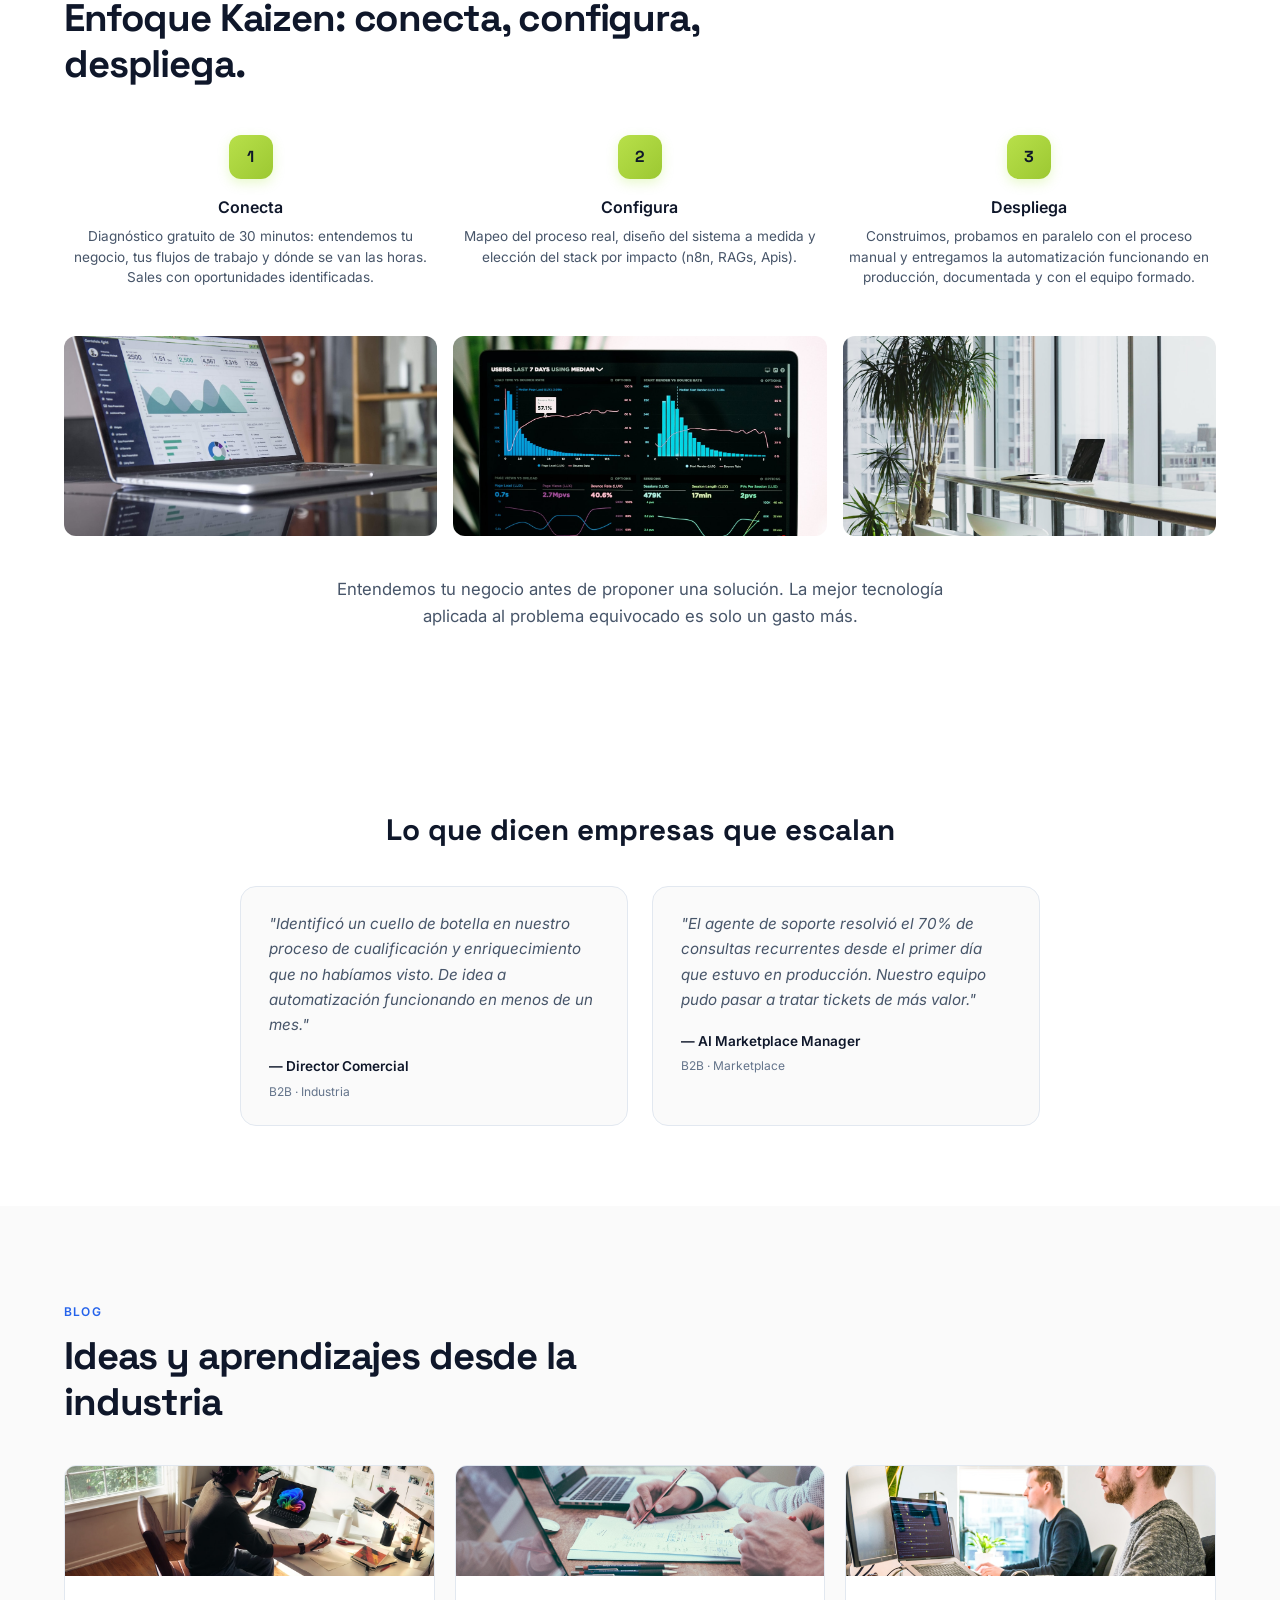
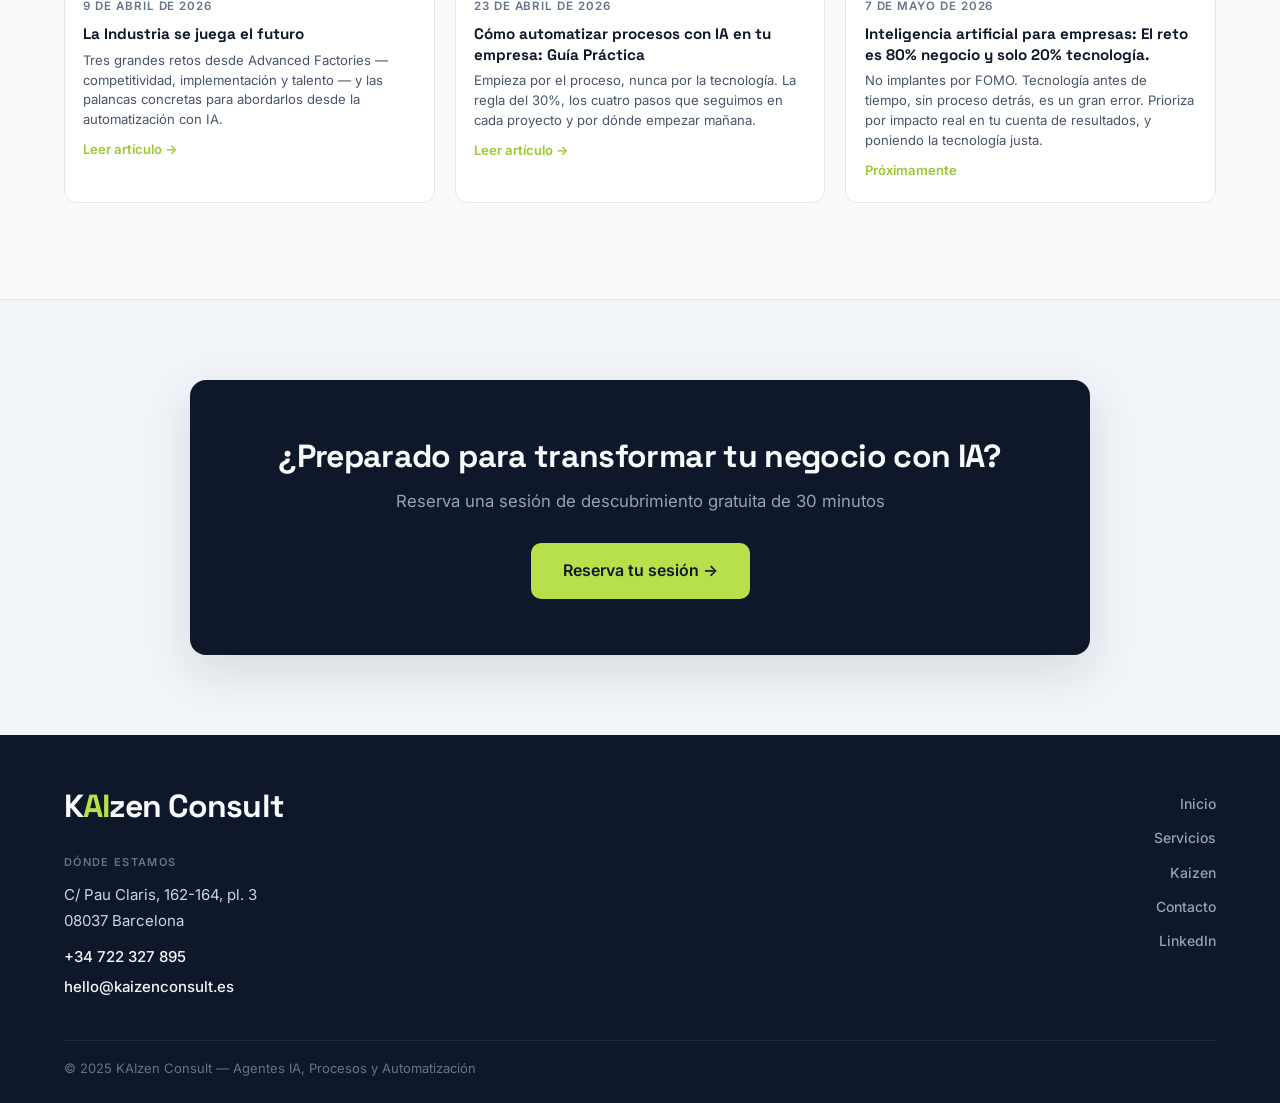
<file: vinculo.html>
<!DOCTYPE html>
<html lang="en">
<head>
<meta charset="UTF-8">
<meta name="viewport" content="width=device-width, initial-scale=1.0">
<title>KAIzen Consult — Automation for SMBs: Sales, Support & Admin Tasks, Solved</title>
<meta name="description" content="We help small and medium businesses stop losing time on repetitive tasks: sales follow-up, customer support, and admin work, automated and working 24/7. No tech expertise needed on your end. Results in days.">
<link rel="preconnect" href="https://fonts.googleapis.com">
<link href="https://fonts.googleapis.com/css2?family=Inter:wght@400;500;600;700&family=Space+Grotesk:wght@500;600;700&display=swap" rel="stylesheet">
<link rel="stylesheet" href="css/nav.css">
<link rel="stylesheet" href="css/i18n.css">
<link rel="stylesheet" href="css/footer.css">
<link rel="stylesheet" href="css/cta-banner.css">
<link rel="stylesheet" href="css/images.css">
<style>
*, *::before, *::after { margin: 0; padding: 0; box-sizing: border-box; }

:root {
  --bg: #ffffff;
  --bg-alt: #fafafa;
  --bg-card: #ffffff;
  --text: #0f172a;
  --text-secondary: #475569;
  --text-muted: #64748b;
  --electric: #2563eb;
  --electric-hover: #1d4ed8;
  --lime: #b8e04a;
  --lime-dark: #9cc832;
  --accent: #2563eb;
  --accent-hover: #1d4ed8;
  --accent-light: rgba(37, 99, 235, 0.08);
  --lime-light: rgba(184, 224, 74, 0.12);
  --border: #e2e8f0;
  --border-light: #f1f5f9;
  --font: 'Inter', -apple-system, BlinkMacSystemFont, sans-serif;
  --font-display: 'Space Grotesk', var(--font);
}

html { scroll-behavior: smooth; font-size: 16px; }

body {
  font-family: var(--font);
  color: var(--text);
  background: var(--bg);
  line-height: 1.6;
  overflow-x: hidden;
  -webkit-font-smoothing: antialiased;
}

.container { max-width: 1200px; margin: 0 auto; padding: 0 1.5rem; }

/* NAV */
nav {
  position: fixed; top: 0; left: 0; right: 0;
  z-index: 100;
  padding: 1rem 1.5rem;
  background: rgba(255,255,255,0.9);
  backdrop-filter: blur(12px);
  border-bottom: 1px solid var(--border-light);
}
nav .nav-inner {
  max-width: 1200px; margin: 0 auto;
  display: flex; align-items: center; justify-content: space-between;
}
.logo {
  font-weight: 700; font-size: 1.35rem;
  letter-spacing: -0.03em;
  color: var(--text);
  text-decoration: none;
}
.logo span { color: var(--lime); }
nav ul { display: flex; gap: 2rem; list-style: none; }
nav a {
  font-size: 0.9rem; font-weight: 500;
  color: var(--text-secondary);
  text-decoration: none;
  transition: color 0.2s;
}
nav a:hover { color: var(--text); }
.nav-cta {
  background: var(--lime);
  color: var(--text) !important;
  padding: 0.55rem 1.25rem;
  border-radius: 8px;
  font-size: 0.875rem !important;
  font-weight: 600 !important;
}
.nav-cta:hover { background: var(--lime-dark); }

.hamburger { display: none; cursor: pointer; background: none; border: none; padding: 0.5rem; }
.hamburger span { display: block; width: 22px; height: 2px; background: var(--text); margin: 5px 0; }

/* HERO */
.hero {
  min-height: 100vh;
  display: flex; align-items: center;
  padding-top: 5rem;
  position: relative;
  overflow: hidden;
}
.hero::before {
  content: '';
  position: absolute;
  top: -50%;
  right: -20%;
  width: 80%;
  height: 120%;
  background: radial-gradient(ellipse, rgba(184, 224, 74, 0.1) 0%, transparent 60%);
  pointer-events: none;
}
.hero::after {
  content: '';
  position: absolute;
  bottom: -30%;
  left: -10%;
  width: 50%;
  height: 80%;
  background: radial-gradient(ellipse, rgba(37, 99, 235, 0.06) 0%, transparent 60%);
  pointer-events: none;
}
.hero-content { position: relative; z-index: 2; }
.hero-badge {
  display: inline-flex; align-items: center; gap: 0.5rem;
  font-size: 0.75rem; font-weight: 600;
  text-transform: uppercase; letter-spacing: 0.1em;
  color: var(--electric);
  margin-bottom: 1.5rem;
  padding: 0.35rem 0.75rem;
  background: var(--accent-light);
  border-radius: 6px;
}
.hero h1 {
  font-family: var(--font-display);
  font-size: clamp(2.5rem, 5.5vw, 4rem);
  font-weight: 700;
  line-height: 1.1;
  letter-spacing: -0.04em;
  max-width: 720px;
  color: var(--text);
}
.hero-sub {
  font-size: clamp(1rem, 1.3vw, 1.2rem);
  color: var(--text-secondary);
  max-width: 540px;
  margin-top: 1.5rem;
  line-height: 1.65;
}
.hero-actions {
  display: flex; gap: 0.75rem;
  margin-top: 2rem;
  flex-wrap: wrap;
}
.btn-primary {
  background: var(--lime);
  color: var(--text);
  padding: 0.9rem 1.75rem;
  border-radius: 8px;
  font-family: var(--font);
  font-size: 0.95rem;
  font-weight: 600;
  text-decoration: none;
  border: none;
  cursor: pointer;
  transition: all 0.2s;
  display: inline-flex; align-items: center; gap: 0.5rem;
}
.btn-primary:hover { background: var(--lime-dark); }
.btn-secondary {
  background: transparent;
  color: var(--text);
  padding: 0.9rem 1.75rem;
  border-radius: 8px;
  font-size: 0.95rem;
  font-weight: 500;
  text-decoration: none;
  border: 1px solid var(--border);
  transition: all 0.2s;
}
.btn-secondary:hover { border-color: var(--text); background: var(--bg-alt); }

.hero-stats {
  margin-top: 4rem;
  display: flex; gap: 2.5rem;
  flex-wrap: wrap;
}
.hero-stat {
  padding: 1rem 1.5rem;
  background: rgba(255,255,255,0.6);
  border: 1px solid var(--border);
  border-radius: 12px;
  backdrop-filter: blur(8px);
  transition: all 0.3s;
}
.hero-stat:hover {
  border-color: var(--lime);
  box-shadow: 0 4px 20px rgba(163, 230, 53, 0.15);
}
.hero-stat-value { font-family: var(--font-display); font-size: 2rem; font-weight: 700; color: var(--lime-dark); line-height: 1.2; }
.hero-stat-label { font-size: 0.8rem; color: var(--text-secondary); margin-top: 0.25rem; font-weight: 500; line-height: 1.35; }
.highlight-underline {
  text-decoration: underline;
  text-decoration-color: var(--lime);
  text-decoration-thickness: 2px;
  text-underline-offset: 3px;
}
.process-closing {
  text-align: center;
  max-width: 640px;
  margin: 2.5rem auto 0;
  font-size: 1.05rem;
  color: var(--text-secondary);
  line-height: 1.65;
}
.process-gallery {
  display: grid;
  grid-template-columns: repeat(3, 1fr);
  gap: 1rem;
  margin-top: 3rem;
}
.process-gallery img { width: 100%; height: 200px; object-fit: cover; border-radius: 12px; display: block; }
@media (max-width: 700px) { .process-gallery { grid-template-columns: 1fr; } }

/* BADGES */
.badges {
  padding: 3rem 0;
  border-bottom: 1px solid var(--border-light);
  background: linear-gradient(180deg, var(--bg-alt) 0%, var(--bg) 100%);
}
.badges-inner {
  display: flex; justify-content: center; align-items: center;
  gap: 2rem; flex-wrap: wrap;
}
.badges-label { font-size: 0.8rem; color: var(--text-muted); }
.badges-logos { display: flex; gap: 2rem; align-items: center; flex-wrap: wrap; }
.badge-pill {
  font-size: 0.85rem; font-weight: 500;
  color: var(--text);
  padding: 0.5rem 1.1rem;
  background: var(--bg);
  border-radius: 100px;
  border: 1px solid var(--border);
  transition: all 0.25s;
}
.badge-pill:hover {
  border-color: var(--lime);
  background: var(--lime-light);
  color: var(--lime-dark);
}

/* SOLUTIONS */
.solutions {
  padding: 5rem 0;
  background: linear-gradient(180deg, var(--bg) 0%, var(--bg-alt) 100%);
}
.section-header { margin-bottom: 2.5rem; }
.section-tag {
  font-size: 0.75rem; font-weight: 600;
  text-transform: uppercase; letter-spacing: 0.1em;
  color: var(--electric);
  margin-bottom: 0.75rem;
}
.section-title {
  font-family: var(--font-display);
  font-size: clamp(1.75rem, 3vw, 2.5rem);
  font-weight: 700;
  line-height: 1.2;
  letter-spacing: -0.03em;
  max-width: 640px;
  color: var(--text);
}
.section-desc {
  color: var(--text-secondary);
  font-size: 1rem;
  margin-top: 0.75rem;
  max-width: 500px;
  line-height: 1.6;
}

.solutions-grid {
  display: grid;
  grid-template-columns: repeat(3, 1fr);
  gap: 1rem;
}
.solution-card {
  display: flex;
  flex-direction: column;
  background: var(--bg);
  border: 1px solid var(--border);
  border-radius: 14px;
  padding: 1.35rem;
  text-decoration: none;
  color: inherit;
  transition: border-color 0.25s, box-shadow 0.25s, transform 0.25s;
  min-height: 100%;
}
.solution-card:hover {
  border-color: var(--lime);
  box-shadow: 0 10px 28px rgba(15, 23, 42, 0.08);
  transform: translateY(-2px);
}
.solution-card-header {
  display: flex;
  align-items: center;
  gap: 0.75rem;
  margin-bottom: 0.85rem;
}
.solution-icon {
  width: 40px;
  height: 40px;
  min-width: 40px;
  background: linear-gradient(135deg, var(--accent-light), var(--lime-light));
  border-radius: 10px;
  display: flex;
  align-items: center;
  justify-content: center;
  border: 1px solid var(--border);
  color: var(--text);
}
.solution-icon svg {
  width: 20px;
  height: 20px;
  stroke: currentColor;
  fill: none;
  stroke-width: 2;
  stroke-linecap: round;
  stroke-linejoin: round;
}
.solution-category {
  font-size: 0.68rem;
  font-weight: 600;
  text-transform: uppercase;
  letter-spacing: 0.09em;
  color: var(--lime-dark);
  line-height: 1.3;
}
.solution-title {
  font-family: var(--font-display);
  font-size: 1.05rem;
  font-weight: 600;
  line-height: 1.3;
  margin: 0 0 0.55rem;
  color: var(--text);
}
.solution-desc {
  font-size: 0.84rem;
  color: var(--text-secondary);
  line-height: 1.55;
  margin: 0;
  flex: 1;
}
.solution-card-footer {
  display: flex;
  justify-content: flex-end;
  margin-top: 1rem;
  padding-top: 0.85rem;
  border-top: 1px solid var(--border);
}
.solution-arrow {
  width: 36px;
  height: 36px;
  border-radius: 50%;
  background: var(--lime-light);
  display: flex;
  align-items: center;
  justify-content: center;
  transition: background 0.2s, transform 0.2s;
}
.solution-card:hover .solution-arrow {
  background: var(--lime);
  transform: translateX(2px);
}
.solution-arrow svg {
  width: 18px;
  height: 18px;
  stroke: var(--text);
  fill: none;
  stroke-width: 2;
  stroke-linecap: round;
  stroke-linejoin: round;
}

/* FEATURES */
.features {
  padding: 6rem 0;
  background: var(--bg-alt);
}
.features-grid {
  display: grid;
  grid-template-columns: repeat(3, 1fr);
  gap: 1.5rem;
  margin-top: 2.5rem;
}
.feature-card {
  background: var(--bg);
  border: 1px solid var(--border);
  border-radius: 16px;
  padding: 2rem;
  transition: all 0.3s;
}
.feature-card:hover {
  border-color: var(--lime);
  box-shadow: 0 8px 24px rgba(163, 230, 53, 0.1);
}
.feature-icon {
  width: 44px; height: 44px;
  background: linear-gradient(135deg, var(--accent-light), var(--lime-light));
  border-radius: 10px;
  display: flex; align-items: center; justify-content: center;
  font-size: 1.25rem;
  margin-bottom: 1.25rem;
}
.feature-title { font-size: 1.05rem; font-weight: 600; margin-bottom: 0.5rem; color: var(--text); }
.feature-desc { font-size: 0.9rem; color: var(--text-secondary); line-height: 1.6; }

/* PROCESS */
.process { padding: 6rem 0; }
.process-steps {
  display: flex;
  justify-content: space-between;
  align-items: flex-start;
  gap: 1rem;
  margin-top: 3rem;
  flex-wrap: wrap;
}
.process-step { flex: 1; min-width: 200px; text-align: center; }
.process-num {
  width: 44px; height: 44px;
  background: linear-gradient(135deg, var(--lime), var(--lime-dark));
  color: var(--text);
  border-radius: 12px;
  display: flex; align-items: center; justify-content: center;
  font-family: var(--font-display);
  font-weight: 700; font-size: 1rem;
  margin: 0 auto 1rem;
  box-shadow: 0 4px 12px rgba(163, 230, 53, 0.25);
}
.process-step h4 { font-size: 1rem; font-weight: 600; margin-bottom: 0.35rem; color: var(--text); }
.process-step p { font-size: 0.85rem; color: var(--text-secondary); line-height: 1.5; }

.proactive-gallery {
  display: grid;
  grid-template-columns: repeat(3, 1fr);
  gap: 1rem;
  margin-top: 2rem;
}
.proactive-gallery img { width: 100%; height: 200px; object-fit: cover; border-radius: 12px; display: block; }
@media (max-width: 700px) { .proactive-gallery { grid-template-columns: 1fr; } }

/* BLOG */
.blog-section { padding: 6rem 0; background: var(--bg-alt); }
.blog-grid { display: grid; grid-template-columns: repeat(3, 1fr); gap: 1.25rem; }
.blog-card { display: block; background: var(--bg); border: 1px solid var(--border); border-radius: 12px; overflow: hidden; text-decoration: none; color: inherit; transition: all 0.25s; }
a.blog-card:hover { border-color: var(--lime); box-shadow: 0 6px 24px rgba(0,0,0,0.06); transform: translateY(-2px); }
.blog-thumb { width: 100%; height: 110px; object-fit: cover; display: block; }
.blog-card-body { padding: 1rem 1.15rem 1.25rem; }
.blog-date { font-size: 0.72rem; color: var(--text-muted); text-transform: uppercase; letter-spacing: 0.08em; font-weight: 600; }
.blog-card-body h3 { font-family: var(--font-display); font-size: 0.95rem; line-height: 1.35; margin: 0.4rem 0; color: var(--text); }
.blog-card-body p { font-size: 0.82rem; color: var(--text-secondary); line-height: 1.5; }
.blog-link { display: inline-block; margin-top: 0.6rem; font-weight: 600; font-size: 0.82rem; color: var(--lime-dark); }
.blog-card-soon { opacity: 0.92; cursor: default; }
@media (max-width: 900px) { .blog-grid { grid-template-columns: 1fr; } .blog-thumb { height: 140px; } }

/* PROACTIVE */
.proactive {
  padding: 6rem 0;
  background: linear-gradient(135deg, var(--accent-light) 0%, var(--lime-light) 50%, rgba(255,255,255,0) 100%);
  border-top: 1px solid var(--border-light);
}
.proactive-inner { max-width: 720px; margin: 0 auto; }
.proactive h2 {
  font-family: var(--font-display);
  font-size: clamp(1.5rem, 2.5vw, 2rem);
  font-weight: 700;
  line-height: 1.25;
  margin-bottom: 1rem;
  color: var(--text);
  text-align: center;
}
.proactive-inner > p { text-align: center; }
.proactive p { color: var(--text-secondary); font-size: 1rem; line-height: 1.7; }
.proactive-mockup {
  margin-top: 2.5rem;
  background: var(--bg);
  border: 1px solid var(--border);
  border-radius: 16px;
  padding: 1.5rem;
  box-shadow: 0 4px 24px rgba(0,0,0,0.06);
}
.proactive-mockup-header {
  display: flex; align-items: center; gap: 0.5rem;
  font-size: 0.75rem; font-weight: 600; color: var(--lime-dark);
  margin-bottom: 1rem;
}
.proactive-mockup-header::before {
  content: '';
  width: 8px; height: 8px;
  background: var(--lime);
  border-radius: 50%;
  animation: pulse 2s ease-in-out infinite;
}
@keyframes pulse { 0%, 100% { opacity: 1; } 50% { opacity: 0.5; } }
.proactive-msg {
  padding: 0.75rem 1rem;
  border-radius: 12px;
  margin-bottom: 0.75rem;
  font-size: 0.9rem;
  line-height: 1.5;
}
.proactive-msg.user {
  background: var(--bg-alt);
  color: var(--text);
  margin-left: 0;
}
.proactive-msg.bot {
  background: linear-gradient(135deg, var(--lime-light), rgba(163, 230, 53, 0.08));
  border: 1px solid rgba(163, 230, 53, 0.3);
  color: var(--text);
}
.proactive-msg strong { color: var(--lime-dark); }

/* COMPLIANCE */
.compliance { padding: 4rem 0; background: var(--bg-alt); }
.team-intro { margin-top: 1.5rem; }
.team-unified {
  margin-top: 2.5rem;
  padding: 2.5rem 2.75rem;
  background: linear-gradient(135deg, var(--bg) 0%, var(--bg-alt) 50%, rgba(163, 230, 53, 0.06) 100%);
  border: 1px solid var(--border);
  border-radius: 20px;
  box-shadow: 0 8px 32px rgba(0, 102, 255, 0.06);
}
.team-unified-pill-row {
  display: flex;
  flex-wrap: wrap;
  gap: 0.75rem;
  margin: 1.75rem 0 1.5rem;
}
.team-unified-pill {
  font-size: 0.8rem;
  font-weight: 600;
  padding: 0.45rem 1rem;
  background: var(--lime-light);
  color: var(--lime-dark);
  border-radius: 100px;
}
.team-unified p {
  color: var(--text-secondary);
  line-height: 1.75;
  max-width: 800px;
  margin-top: 1rem;
}
.team-unified p:first-of-type { margin-top: 0; }
.team-unified-tags {
  display: flex;
  flex-wrap: wrap;
  gap: 0.45rem;
  margin-top: 1.75rem;
  padding-top: 1.75rem;
  border-top: 1px solid var(--border);
}
.team-unified-tags .solution-tag { font-size: 0.72rem; }
.compliance-inner {
  display: flex;
  align-items: center;
  gap: 2rem;
  padding: 2rem 2.5rem;
  background: var(--bg);
  border: 1px solid var(--border);
  border-radius: 12px;
}
.compliance-badge {
  width: 64px; height: 64px;
  background: var(--lime-light);
  border-radius: 12px;
  display: flex; align-items: center; justify-content: center;
  font-size: 1.75rem;
  flex-shrink: 0;
}
.compliance h3 { font-size: 1.15rem; font-weight: 600; margin-bottom: 0.35rem; color: var(--text); }
.compliance p { font-size: 0.9rem; color: var(--text-secondary); line-height: 1.6; max-width: 600px; }

/* TESTIMONIALS */
.testimonials {
  padding: 5rem 0;
  background: var(--bg);
}
.testimonials h2 {
  font-family: var(--font-display);
  font-size: clamp(1.5rem, 2.5vw, 1.85rem);
  font-weight: 700;
  text-align: center;
  margin-bottom: 2rem;
  color: var(--text);
}
.testimonials-grid {
  display: grid;
  grid-template-columns: repeat(2, 1fr);
  gap: 1.5rem;
  max-width: 800px;
  margin: 0 auto;
}
.testimonial-card {
  padding: 1.5rem 1.75rem;
  background: var(--bg-alt);
  border: 1px solid var(--border);
  border-radius: 16px;
  transition: all 0.3s;
}
.testimonial-card:hover {
  border-color: var(--lime);
  box-shadow: 0 4px 20px rgba(163, 230, 53, 0.08);
}
.testimonial-card blockquote {
  font-size: 0.95rem;
  line-height: 1.65;
  color: var(--text-secondary);
  margin: 0 0 1rem 0;
  font-style: italic;
}
.testimonial-card cite {
  font-size: 0.85rem;
  font-weight: 600;
  color: var(--text);
  font-style: normal;
}
.testimonial-card .testimonial-role {
  font-size: 0.75rem;
  color: var(--text-muted);
  margin-top: 0.2rem;
}

/* CTA + FORM */
.cta {
  padding: 6rem 0;
  text-align: center;
}
.cta h2 {
  font-family: var(--font-display);
  font-size: clamp(1.75rem, 3vw, 2.5rem);
  font-weight: 700;
  line-height: 1.2;
  max-width: 600px;
  margin: 0 auto;
  color: var(--text);
}
.cta p { color: var(--text-secondary); font-size: 1rem; margin-top: 1rem; }

/* CONTACT FORM */
.contact-form-wrap {
  max-width: 520px;
  margin: 2.5rem auto 0;
  text-align: left;
}
.contact-form {
  display: flex;
  flex-direction: column;
  gap: 1rem;
}
.form-row { display: flex; gap: 1rem; flex-wrap: wrap; }
.form-row .form-group { flex: 1; min-width: 200px; }
.form-group { }
.form-group input,
.form-group textarea,
.form-group select {
  width: 100%;
  padding: 0.75rem 1rem;
  border: 1px solid var(--border);
  border-radius: 8px;
  font-family: var(--font);
  font-size: 0.95rem;
  background: var(--bg);
  color: var(--text);
}
.form-group input:focus,
.form-group textarea:focus,
.form-group select:focus {
  outline: none;
  border-color: var(--electric);
}
.form-group textarea { min-height: 100px; resize: vertical; }
.form-submit {
  background: var(--lime);
  color: var(--text);
  padding: 1rem 1.5rem;
  border-radius: 8px;
  font-weight: 600;
  font-size: 1rem;
  border: none;
  cursor: pointer;
  font-family: var(--font);
  transition: background 0.2s;
}
.form-submit:hover { background: var(--lime-dark); }
.form-note { font-size: 0.8rem; color: var(--text-muted); margin-top: 0.75rem; }

.cta-links {
  display: flex; justify-content: center; gap: 1rem;
  margin-top: 1.5rem;
  flex-wrap: wrap;
}
.cta-links a { font-size: 0.9rem; color: var(--text-secondary); text-decoration: none; }
.cta-links a:hover { color: var(--electric); }

/* REVEAL */
.reveal {
  opacity: 0;
  transform: translateY(20px);
  transition: all 0.6s ease;
}
.reveal.visible {
  opacity: 1;
  transform: translateY(0);
}

/* RESPONSIVE */
@media (max-width: 1024px) {
  .solutions-grid { grid-template-columns: repeat(2, 1fr); }
  .features-grid { grid-template-columns: 1fr; }
  .testimonials-grid { grid-template-columns: 1fr; }
}
@media (max-width: 640px) {
  .solutions-grid { grid-template-columns: 1fr; }
}
@media (max-width: 768px) {
  nav ul { display: flex; flex-direction: column; gap: 1rem; }
  .hamburger { display: block; }
  .hero h1 { font-size: 2rem; }
  .process-steps { flex-direction: column; }
  .compliance-inner { flex-direction: column; text-align: center; }
  .form-row { flex-direction: column; }
  .form-row .form-group { min-width: 100%; }
  .team-unified { padding: 1.5rem 1.25rem; }
}
</style>
</head>
<body data-page-title="meta.home.title" data-page-description="meta.home.description">

<!-- NAV -->
<nav>
  <div class="nav-inner">
    <a href="vinculo.html" class="logo">K<span style="color:var(--lime)">AI</span>zen Consult</a>
    <button class="hamburger" onclick="document.querySelector('.nav-right').classList.toggle('open')" aria-label="Menu">
      <span></span><span></span><span></span>
    </button>
    <div class="nav-right mobile-collapsible">
      <ul>
        <li><a href="vinculo.html" data-i18n="nav.home">Inicio</a></li>
        <li><a href="soluciones.html" data-i18n="nav.services">Servicios</a></li>
        <li><a href="vinculo.html#proceso" data-i18n="nav.kaizen">Kaizen</a></li>
        <li><a href="contacto.html" class="nav-cta" data-i18n="nav.contact">Contacto</a></li>
      </ul>
      <div class="lang-toggle" id="lang-toggle" role="group" aria-label="Language">
        <span class="lang-option active" data-lang="en">EN</span>
        <span class="lang-option" data-lang="es">ES</span>
      </div>
    </div>
  </div>
</nav>

<!-- HERO -->
<section class="hero">
  <div class="container hero-grid">
    <div class="hero-content">
      <div class="hero-badge reveal" data-i18n="hero.badge">Procesos antes que código · Innovación y automatización para pymes</div>
      <h1 class="reveal" data-i18n="hero.title" data-i18n-html>No vendemos IA. Diseñamos <span style="color:var(--lime)">procesos</span> que funcionan solos.</h1>
      <p class="hero-sub reveal" data-i18n="hero.subtitle">Las grandes empresas automatizaron hace años. En muchas en cambio, a los nuevos clientes o proveedores se les busca y sigue cuando hay hueco, las consultas esperan al lunes, y los datos viajan a mano entre sistemas. Cada empresa, tenga 5 empleados o 100, tiene sistemas que trabajan solos a su alcance.</p>
      <div class="hero-actions reveal">
        <a href="contacto.html" class="btn-primary" data-i18n="hero.cta1">Reserva una sesión de descubrimiento →</a>
        <a href="soluciones.html" class="btn-secondary" data-i18n="hero.cta2">Ver servicios</a>
      </div>
    </div>
    <div class="hero-visual reveal">
      <img src="images/barcelona-terrace.jpg" alt="Terraza de coworking con vistas a Barcelona" width="700" height="875" loading="eager">
    </div>
  </div>
</section>

<!-- BADGES -->
<section class="badges">
  <div class="container">
    <div class="badges-inner reveal">
      <span class="badges-label" style="font-size:1.15rem;" data-i18n="badges.label">Integramos tecnología avanzada en las herramientas que ya usas</span>
    </div>
  </div>
</section>

<!-- STATS -->
<section style="padding:3rem 0;">
  <div class="container">
    <div class="hero-stats reveal" style="margin-top:0;">
      <div class="hero-stat">
        <div class="hero-stat-value" data-i18n="hero.stat1.value">+10 años</div>
        <div class="hero-stat-label" data-i18n="hero.stat1.label">en industria B2B</div>
      </div>
      <div class="hero-stat">
        <div class="hero-stat-value" data-i18n="hero.stat2.value">+30 años</div>
        <div class="hero-stat-label" data-i18n="hero.stat2.label">en procesos, Lean y reingeniería</div>
      </div>
      <div class="hero-stat">
        <div class="hero-stat-value" data-i18n="hero.stat3.value">+7 sistemas</div>
        <div class="hero-stat-label" data-i18n="hero.stat3.label">en producción, funcionando hoy</div>
      </div>
    </div>
  </div>
</section>

<!-- SOLUTIONS -->
<section class="solutions" id="soluciones">
  <div class="container">
    <div class="section-header reveal">
      <div class="section-tag" data-i18n="solutions.tag">Lo que resolvemos</div>
      <h2 class="section-title" data-i18n="solutions.title">Ventas, atención al cliente y operaciones: los tres pilares que las pymes sostienen a base de horas.</h2>
      <p class="section-desc" data-i18n="solutions.desc" data-i18n-html>Los rediseñamos con criterio de ingeniería y los convertimos en sistemas que <span class="highlight-underline">trabajan solos</span>. Sobre las herramientas que ya usas.</p>
      <a href="contacto.html" class="btn-primary" style="margin-top:1.5rem;" data-i18n="solutions.cta">Reserva una sesión de descubrimiento →</a>
    </div>
    <div class="solutions-grid">
      <a href="agente-prospeccion-b2b.html" class="solution-card reveal" data-i18n-aria="card.ventas.aria">
        <div class="solution-card-header">
          <div class="solution-icon" aria-hidden="true"><svg viewBox="0 0 24 24"><polyline points="22 7 13.5 15.5 8.5 10.5 2 17"/><polyline points="16 7 22 7 22 13"/></svg></div>
          <div class="solution-category" data-i18n="card.ventas.category">Ventas B2B</div>
        </div>
        <h3 class="solution-title" data-i18n="card.ventas.title">Agente de Prospecci&oacute;n Comercial</h3>
        <p class="solution-desc" data-i18n="card.ventas.desc">Gestiona las partes del pipeline comercial que m&aacute;s dolores de cabeza dan: encuentra empresas como las que ya te compran, localiza a la persona adecuada, escribe con una base de conocimiento que aprende del tono de tu equipo y hace el seguimiento. CRM siempre al d&iacute;a, tu equipo supervisa, escala y genera m&aacute;s oportunidades.</p>
        <div class="solution-card-footer"><span class="solution-arrow" aria-hidden="true"><svg viewBox="0 0 24 24"><path d="M5 12h14"/><path d="m13 6 6 6-6 6"/></svg></span></div>
      </a>

      <a href="agente-soporte-cliente.html" class="solution-card reveal" data-i18n-aria="card.soporte.aria">
        <div class="solution-card-header">
          <div class="solution-icon" aria-hidden="true"><svg viewBox="0 0 24 24"><path d="M21 15a4 4 0 0 1-4 4H8l-5 3V7a4 4 0 0 1 4-4h10a4 4 0 0 1 4 4z"/><line x1="9" y1="10" x2="15" y2="10"/><line x1="9" y1="14" x2="13" y2="14"/></svg></div>
          <div class="solution-category" data-i18n="card.soporte.category">Customer Experience</div>
        </div>
        <h3 class="solution-title" data-i18n="card.soporte.title">Agente Customer Care</h3>
        <p class="solution-desc" data-i18n="card.soporte.desc">La mayor&iacute;a de las consultas en los tickets de tu CRM o Email tienen respuestas conocidas; lo dif&iacute;cil es categorizar y responder sin perder oportunidades. Unifica todas las comunicaciones en tu CRM y el agente resuelve los tickets o los transfiere a tu equipo la consulta con todo el contexto.</p>
        <div class="solution-card-footer"><span class="solution-arrow" aria-hidden="true"><svg viewBox="0 0 24 24"><path d="M5 12h14"/><path d="m13 6 6 6-6 6"/></svg></span></div>
      </a>

      <a href="automatizacion-de-procesos.html" class="solution-card reveal" data-i18n-aria="card.automatizacion.aria">
        <div class="solution-card-header">
          <div class="solution-icon" aria-hidden="true"><svg viewBox="0 0 24 24"><circle cx="12" cy="12" r="3"/><path d="M12 1v2M12 21v2M4.22 4.22l1.42 1.42M18.36 18.36l1.42 1.42M1 12h2M21 12h2M4.22 19.78l1.42-1.42M18.36 5.64l1.42-1.42"/></svg></div>
          <div class="solution-category" data-i18n="card.automatizacion.category">Operaciones</div>
        </div>
        <h3 class="solution-title" data-i18n="card.automatizacion.title">Transformaci&oacute;n Digital</h3>
        <p class="solution-desc" data-i18n="card.automatizacion.desc">Tus sistemas no se hablan entre s&iacute;, y el traductor es tu equipo. Erradica las tareas repetitivas: mapeamos tus procesos y dise&ntilde;amos juntos una arquitectura funcional que conecte tus sistemas sin que nadie los teclee. Proceso primero, tecnolog&iacute;a despu&eacute;s.</p>
        <div class="solution-card-footer"><span class="solution-arrow" aria-hidden="true"><svg viewBox="0 0 24 24"><path d="M5 12h14"/><path d="m13 6 6 6-6 6"/></svg></span></div>
      </a>

      <a href="soluciones.html#consultoria" class="solution-card reveal" data-i18n-aria="card.consultoria.aria">
        <div class="solution-card-header">
          <div class="solution-icon" aria-hidden="true"><svg viewBox="0 0 24 24"><path d="M2 20h20"/><path d="M5 20V10l7-6 7 6v10"/><path d="M9 20v-6h6v6"/></svg></div>
          <div class="solution-category" data-i18n="card.consultoria.category">Consultor&iacute;a</div>
        </div>
        <h3 class="solution-title" data-i18n="card.consultoria.title">Reingenier&iacute;a e Innovaci&oacute;n</h3>
        <p class="solution-desc" data-i18n="card.consultoria.desc">Con m&aacute;s de 30 a&ntilde;os de experiencia en operaciones y gerencia de empresas deeptech y de automoci&oacute;n, dise&ntilde;amos un sistema para convertir ideas en pruebas de concepto para aportar valor con las nuevas tecnolog&iacute;as.</p>
        <div class="solution-card-footer"><span class="solution-arrow" aria-hidden="true"><svg viewBox="0 0 24 24"><path d="M5 12h14"/><path d="m13 6 6 6-6 6"/></svg></span></div>
      </a>

      <a href="soluciones.html#formacion" class="solution-card reveal" data-i18n-aria="card.formacion.aria">
        <div class="solution-card-header">
          <div class="solution-icon" aria-hidden="true"><svg viewBox="0 0 24 24"><path d="M22 10 12 5 2 10l10 5 10-5z"/><path d="M6 12v5c0 2 3 3 6 3s6-1 6-3v-5"/></svg></div>
          <div class="solution-category" data-i18n="card.formacion.category">Capacitaci&oacute;n</div>
        </div>
        <h3 class="solution-title" data-i18n="card.formacion.title">Te ense&ntilde;amos a convertir la IA en trabajo real</h3>
        <p class="solution-desc" data-i18n="card.formacion.desc">La IA no falla por la herramienta: falla por c&oacute;mo se usa y, encima, se renueva cada trimestre y a veces se acaba usando poco o mal. Hacemos talleres pr&aacute;cticos sobre tus casos reales para que tu equipo trabaje con ella con criterio.</p>
        <div class="solution-card-footer"><span class="solution-arrow" aria-hidden="true"><svg viewBox="0 0 24 24"><path d="M5 12h14"/><path d="m13 6 6 6-6 6"/></svg></span></div>
      </a>

      <a href="soluciones.html#voz" class="solution-card reveal" data-i18n-aria="card.voz.aria">
        <div class="solution-card-header">
          <div class="solution-icon" aria-hidden="true"><svg viewBox="0 0 24 24"><path d="M12 1a3 3 0 0 0-3 3v7a3 3 0 0 0 6 0V4a3 3 0 0 0-3-3z"/><path d="M19 10a7 7 0 0 1-14 0"/><line x1="12" y1="19" x2="12" y2="23"/><line x1="8" y1="23" x2="16" y2="23"/></svg></div>
          <div class="solution-category" data-i18n="card.voz.category">Voz o Chat para B2C</div>
        </div>
        <h3 class="solution-title" data-i18n="card.voz.title">Agentes de Voz y Chat</h3>
        <p class="solution-desc" data-i18n="card.voz.desc">Cada llamada o mensaje que no se coge es un cliente que no vuelve a llamar. Reservas, dudas y gestiones atendidas al momento, 24/7 y en varios idiomas.</p>
        <div class="solution-card-footer"><span class="solution-arrow" aria-hidden="true"><svg viewBox="0 0 24 24"><path d="M5 12h14"/><path d="m13 6 6 6-6 6"/></svg></span></div>
      </a>
    </div>
  </div>
</section>

<!-- FEATURES -->
<section class="features">
  <div class="container">
    <div class="section-header reveal">
      <div class="section-tag" data-i18n="features.tag">Por qué KAIzen Consult</div>
      <h2 class="section-title" data-i18n="features.title">Procesos primero. IA a medida tuyos, no alquilados.</h2>
    </div>
    <div class="features-grid">
      <div class="feature-card reveal">
        <div class="feature-icon">🔑</div>
        <h3 class="feature-title" data-i18n="features.3.title">Sistemas tuyos, no una subscripción más</h3>
        <p class="feature-desc" data-i18n="features.3.desc">Cada solución se configura según cómo trabajas de verdad: conectada a tus sistemas, tus documentos y tus reglas — los sistemas no son un programa o subscripción más.</p>
      </div>
      <div class="feature-card reveal">
        <div class="feature-icon">⚙️</div>
        <h3 class="feature-title" data-i18n="features.2.title">Siempre procesos antes que código</h3>
        <p class="feature-desc" data-i18n="features.2.desc">Mapeamos y optimizamos tus procesos antes de programar. La IA amplifica sólo procesos bien diseñados, automatizamos con orden.</p>
      </div>
      <div class="feature-card reveal">
        <div class="feature-icon">⚡</div>
        <h3 class="feature-title" data-i18n="features.1.title">De idea a arquitectura funcional en semanas</h3>
        <p class="feature-desc" data-i18n="features.1.desc">Metodología Kaizen y ejecución ágil. No proyectos de 6 meses. Empezamos por la automatización que más retorno da, la probamos en paralelo con el proceso manual y ampliamos de manera controlada.</p>
      </div>
    </div>
  </div>
</section>

<!-- PROCESS -->
<section class="process" id="proceso">
  <div class="container">
    <div class="section-header reveal">
      <div class="section-tag" data-i18n="process.tag">Cómo trabajamos</div>
      <h2 class="section-title" data-i18n="process.title">Enfoque Kaizen: conecta, configura, despliega.</h2>
    </div>
    <div class="process-steps">
      <div class="process-step reveal">
        <div class="process-num">1</div>
        <h4 data-i18n="process.1.title">Conecta</h4>
        <p data-i18n="process.1.desc">Diagnóstico gratuito de 30 minutos: entendemos tu negocio, tus flujos de trabajo y dónde se van las horas. Sales con oportunidades identificadas.</p>
      </div>
      <div class="process-step reveal">
        <div class="process-num">2</div>
        <h4 data-i18n="process.2.title">Configura</h4>
        <p data-i18n="process.2.desc">Mapeo del proceso real, diseño del sistema a medida y elección del stack por impacto (n8n, RAGs, Apis).</p>
      </div>
      <div class="process-step reveal">
        <div class="process-num">3</div>
        <h4 data-i18n="process.3.title">Despliega</h4>
        <p data-i18n="process.3.desc">Construimos, probamos en paralelo con el proceso manual y entregamos la automatización funcionando en producción, documentada y con el equipo formado.</p>
      </div>
    </div>
    <div class="process-gallery reveal">
      <img src="images/sales-analytics.jpg" alt="Analítica de procesos en tiempo real" loading="lazy">
      <img src="images/automation-dashboard.jpg" alt="Panel de automatizaciones" loading="lazy">
      <img src="images/modern-office.jpg" alt="Equipo trabajando con sistemas automatizados" loading="lazy">
    </div>
    <p class="process-closing reveal" data-i18n="process.closing">Entendemos tu negocio antes de proponer una solución. La mejor tecnología aplicada al problema equivocado es solo un gasto más.</p>
  </div>
</section>

<!-- TESTIMONIALS -->
<section class="testimonials">
  <div class="container">
    <h2 class="reveal" data-i18n="testimonials.title">Lo que dicen empresas que escalan</h2>
    <div class="testimonials-grid">
      <div class="testimonial-card reveal">
        <blockquote data-i18n="testimonials.1.quote">"Identificó un cuello de botella en nuestro proceso de cualificación y enriquecimiento que no habíamos visto. De idea a automatización funcionando en menos de un mes."</blockquote>
        <cite data-i18n="testimonials.1.role">— Director Comercial</cite>
        <div class="testimonial-role" data-i18n="testimonials.1.industry">B2B · Industria</div>
      </div>
      <div class="testimonial-card reveal">
        <blockquote data-i18n="testimonials.2.quote">"El agente de soporte resolvió el 70% de consultas recurrentes desde el primer día que estuvo en producción. Nuestro equipo pudo pasar a tratar tickets de más valor."</blockquote>
        <cite data-i18n="testimonials.2.role">— AI Marketplace Manager</cite>
        <div class="testimonial-role" data-i18n="testimonials.2.industry">B2B · Marketplace</div>
      </div>
    </div>
  </div>
</section>

<!-- BLOG -->
<section class="blog-section" id="blog">
  <div class="container">
    <div class="section-header reveal">
      <div class="section-tag" data-i18n="blog.tag">Blog</div>
      <h2 class="section-title" data-i18n="blog.title">Ideas y aprendizajes desde la industria</h2>
    </div>
    <div class="blog-grid">
      <a href="blog-la-industria-se-juega-el-futuro.html" class="blog-card reveal">
        <img src="images/tech-network.jpg" alt="La Industria se juega el futuro" class="blog-thumb" loading="lazy">
        <div class="blog-card-body">
          <span class="blog-date" data-i18n="blog.1.date">9 de abril de 2026</span>
          <h3 data-i18n="blog.1.title">La Industria se juega el futuro</h3>
          <p data-i18n="blog.1.desc">Tres grandes retos desde Advanced Factories — competitividad, implementación y talento — y las palancas concretas para abordarlos desde la automatización con IA.</p>
          <span class="blog-link" data-i18n="blog.1.link">Leer artículo →</span>
        </div>
      </a>
      <a href="blog-como-automatizar-procesos-con-ia.html" class="blog-card reveal">
        <img src="images/strategy-planning.jpg" alt="Cómo automatizar procesos con IA" class="blog-thumb" loading="lazy">
        <div class="blog-card-body">
          <span class="blog-date" data-i18n="blog.2.date">23 de abril de 2026</span>
          <h3 data-i18n="blog.2.title">Cómo automatizar procesos con IA en tu empresa: Guía Práctica</h3>
          <p data-i18n="blog.2.desc">Empieza por el proceso, nunca por la tecnología. La regla del 30%, los cuatro pasos que seguimos en cada proyecto y por dónde empezar mañana.</p>
          <span class="blog-link" data-i18n="blog.2.link">Leer artículo →</span>
        </div>
      </a>
      <div class="blog-card reveal blog-card-soon">
        <img src="images/hero-business.jpg" alt="Inteligencia artificial para empresas" class="blog-thumb" loading="lazy">
        <div class="blog-card-body">
          <span class="blog-date" data-i18n="blog.3.date">7 de mayo de 2026</span>
          <h3 data-i18n="blog.3.title">Inteligencia artificial para empresas: El reto es 80% negocio y solo 20% tecnología.</h3>
          <p data-i18n="blog.3.desc">No implantes por FOMO. Tecnología antes de tiempo, sin proceso detrás, es un gran error. Prioriza por impacto real en tu cuenta de resultados, y poniendo la tecnología justa.</p>
          <span class="blog-link" data-i18n="blog.3.soon">Próximamente</span>
        </div>
      </div>
    </div>
  </div>
</section>

<!-- CTA BANNER (home only) -->
<section class="cta-banner">
  <div class="cta-banner-card reveal">
    <h2 data-i18n="cta.banner.title">¿Preparado para transformar tu negocio con IA?</h2>
    <p data-i18n="cta.banner.subtitle">Reserva una sesión de descubrimiento gratuita de 30 minutos</p>
    <a href="contacto.html" class="cta-banner-btn" data-i18n="cta.banner.btn">Reserva tu sesión →</a>
  </div>
</section>

<!-- FOOTER -->
<footer class="site-footer">
  <div class="container">
    <div class="footer-grid">
      <div class="footer-brand">
        <a href="vinculo.html" class="footer-logo">K<span>AI</span>zen Consult</a>
        <div class="footer-contact">
          <p class="footer-label" data-i18n="footer.findUs">Dónde estamos</p>
          <p class="footer-address" data-i18n="footer.address">C/ Pau Claris, 162-164, pl. 3
08037 Barcelona</p>
          <a href="tel:+34722327895" class="footer-email" style="display:block;margin-bottom:0.35rem;">+34 722 327 895</a>
          <a href="mailto:hello@kaizenconsult.es" class="footer-email">hello@kaizenconsult.es</a>
        </div>
      </div>
      <div class="footer-nav">
        <a href="vinculo.html" class="footer-social" data-i18n="nav.home">Inicio</a>
        <a href="soluciones.html" class="footer-social" data-i18n="nav.services">Servicios</a>
        <a href="vinculo.html#proceso" class="footer-social" data-i18n="nav.kaizen">Kaizen</a>
        <a href="contacto.html" class="footer-social" data-i18n="nav.contact">Contacto</a>
        <a href="https://www.linkedin.com/company/kaizen-consult-ai/" target="_blank" rel="noopener" class="footer-social" data-i18n="footer.linkedin">LinkedIn</a>
      </div>
    </div>
    <div class="footer-bottom">
      <p data-i18n="footer.tagline">© 2025 KAIzen Consult — AI Agents, Processes & Automation</p>
    </div>
  </div>
</footer>

<script>
const observer = new IntersectionObserver((entries) => {
  entries.forEach((entry, i) => {
    if (entry.isIntersecting) {
      setTimeout(() => entry.target.classList.add('visible'), i * 60);
      observer.unobserve(entry.target);
    }
  });
}, { threshold: 0.1, rootMargin: '0px 0px -40px 0px' });
document.querySelectorAll('.reveal').forEach(el => observer.observe(el));

document.querySelectorAll('nav a').forEach(a => {
  a.addEventListener('click', () => document.querySelector('.nav-right')?.classList.remove('open'));
});
</script>
<script src="js/i18n.js"></script>

</body>
</html>
</file>
<file: css/nav.css>
/* Shared navigation — all pages */
nav {
  position: fixed;
  top: 0;
  left: 0;
  right: 0;
  z-index: 100;
  padding: 1rem 1.5rem;
  background: rgba(255, 255, 255, 0.92);
  backdrop-filter: blur(12px);
  border-bottom: 1px solid var(--border-light, #f1f5f9);
}

nav .nav-inner {
  max-width: 1200px;
  margin: 0 auto;
  display: flex;
  align-items: center;
  justify-content: space-between;
  position: relative;
}

.logo {
  font-weight: 700;
  font-size: 1.35rem;
  letter-spacing: -0.03em;
  color: var(--text, #0f172a);
  text-decoration: none;
  font-family: var(--font-display, 'Space Grotesk', sans-serif);
}

.logo span {
  color: var(--lime, #b8e04a);
}

nav ul {
  display: flex;
  gap: 1.75rem;
  list-style: none;
  align-items: center;
}

nav a {
  font-size: 0.9rem;
  font-weight: 500;
  color: var(--text-secondary, #475569);
  text-decoration: none;
  transition: color 0.2s;
}

nav a:hover {
  color: var(--text, #0f172a);
}

.nav-cta {
  background: var(--lime, #b8e04a) !important;
  color: var(--text, #0f172a) !important;
  padding: 0.55rem 1.25rem;
  border-radius: 8px;
  font-size: 0.875rem !important;
  font-weight: 600 !important;
}

.nav-cta:hover {
  background: var(--lime-dark, #9cc832) !important;
}

.hamburger {
  display: none;
  cursor: pointer;
  background: none;
  border: none;
  padding: 0.5rem;
}

.hamburger span {
  display: block;
  width: 22px;
  height: 2px;
  background: var(--text, #0f172a);
  margin: 5px 0;
}

@media (max-width: 768px) {
  .hamburger {
    display: block;
  }

  nav ul {
    flex-direction: column;
    gap: 1rem;
    align-items: flex-start;
  }
}
</file>
<file: css/i18n.css>
.nav-right {
  display: flex;
  align-items: center;
  gap: 1.5rem;
}

.lang-toggle {
  display: inline-flex;
  align-items: center;
  gap: 0.25rem;
  padding: 0.4rem 0.75rem;
  border: 1px solid var(--border, #e2e8f0);
  border-radius: 8px;
  background: var(--bg, #ffffff);
  color: var(--text-secondary, #475569);
  font-family: var(--font, 'Inter', sans-serif);
  font-size: 0.8rem;
  font-weight: 600;
  cursor: pointer;
  transition: all 0.2s;
  flex-shrink: 0;
}

.lang-toggle:hover {
  border-color: var(--lime-dark, #9cc832);
  color: var(--text, #0f172a);
  background: var(--lime-light, rgba(184, 224, 74, 0.12));
}

.lang-toggle .lang-option {
  padding: 0.1rem 0.35rem;
  border-radius: 4px;
  transition: all 0.2s;
}

.lang-toggle .lang-option.active {
  background: var(--lime, #b8e04a);
  color: var(--text, #0f172a);
}

@media (max-width: 768px) {
  .nav-right.mobile-collapsible {
    display: none;
    position: absolute;
    top: 100%;
    left: 0;
    right: 0;
    flex-direction: column;
    align-items: stretch;
    background: var(--bg, #ffffff);
    padding: 1rem 1.5rem;
    border-bottom: 1px solid var(--border, #e2e8f0);
    gap: 1rem;
  }

  .nav-right.mobile-collapsible.open {
    display: flex;
  }

  .nav-right.mobile-collapsible ul {
    display: flex;
    flex-direction: column;
    gap: 1rem;
  }

  .lang-toggle {
    align-self: flex-start;
  }
}
</file>
<file: css/landing.css>
/* Shared styles for service landing pages & blog */
.landing-hero-media {
  margin: 0 auto 2rem;
  max-width: 900px;
  border-radius: 16px;
  overflow: hidden;
  border: 1px solid var(--border, #e2e8f0);
  aspect-ratio: 21 / 9;
  box-shadow: 0 12px 36px rgba(15, 23, 42, 0.08);
}
.landing-hero-media img {
  width: 100%;
  height: 100%;
  object-fit: cover;
  display: block;
}
.nav-right {
  display: flex;
  align-items: center;
  gap: 1.25rem;
}
</file>
<file: css/footer.css>
/* Site footer — shared across pages */
.site-footer {
  background: #0f172a;
  color: #94a3b8;
  padding: 3.25rem 0 0;
  margin-top: 0;
}

.site-footer .container {
  max-width: 1200px;
}

.footer-grid {
  display: flex;
  justify-content: space-between;
  align-items: flex-start;
  gap: 3rem;
  padding-bottom: 2.5rem;
}

.footer-brand {
  flex: 1;
  min-width: 0;
}

.footer-logo {
  display: inline-block;
  font-family: var(--font-display, 'Space Grotesk', sans-serif);
  font-size: 2rem;
  font-weight: 700;
  letter-spacing: -0.03em;
  color: #f8fafc;
  text-decoration: none;
  line-height: 1.2;
  margin-bottom: 1.75rem;
  transition: opacity 0.2s;
}

.footer-logo:hover {
  opacity: 0.92;
}

.footer-logo span {
  color: #b8e04a;
}

.footer-contact {
  text-align: left;
}

.footer-label {
  font-size: 0.6875rem;
  font-weight: 600;
  letter-spacing: 0.12em;
  text-transform: uppercase;
  color: #64748b;
  margin-bottom: 0.65rem;
}

.footer-address {
  font-size: 0.9375rem;
  color: #cbd5e1;
  line-height: 1.75;
  white-space: pre-line;
  margin-bottom: 0.65rem;
  max-width: 22rem;
}

.footer-email {
  display: inline-block;
  font-size: 0.9375rem;
  font-weight: 500;
  color: #f1f5f9;
  text-decoration: none;
  transition: color 0.2s;
}

.footer-email:hover {
  color: #b8e04a;
}

.footer-nav {
  display: flex;
  flex-direction: column;
  align-items: flex-end;
  gap: 0.75rem;
  padding-top: 0.35rem;
}

.footer-social {
  font-size: 0.875rem;
  font-weight: 500;
  color: #94a3b8;
  text-decoration: none;
  transition: color 0.2s;
}

.footer-social:hover {
  color: #f8fafc;
}

.footer-bottom {
  border-top: 1px solid #1e293b;
  padding: 1.15rem 0 1.5rem;
}

.footer-bottom p {
  font-size: 0.8125rem;
  color: #64748b;
  line-height: 1.5;
  margin: 0;
}

@media (max-width: 768px) {
  .site-footer {
    padding-top: 2.75rem;
  }

  .footer-grid {
    flex-direction: column;
    gap: 2rem;
    padding-bottom: 2rem;
  }

  .footer-logo {
    font-size: 1.75rem;
    margin-bottom: 1.5rem;
  }

  .footer-nav {
    align-items: flex-start;
    padding-top: 0;
  }
}
</file>
<file: css/cta-banner.css>
/* Home-only CTA section — light band + navy card, distinct from footer */
.cta-banner {
  width: 100%;
  background: #f1f5f9;
  padding: 5rem 1.5rem;
  border-top: 1px solid #e2e8f0;
}

.cta-banner-card {
  max-width: 900px;
  margin: 0 auto;
  text-align: center;
  background: #0f172a;
  border-radius: 16px;
  padding: 3.5rem 2.5rem;
  box-shadow: 0 16px 48px rgba(15, 23, 42, 0.12);
}

.cta-banner-card h2 {
  font-family: var(--font-display, 'Space Grotesk', sans-serif);
  font-size: clamp(1.5rem, 3vw, 2rem);
  font-weight: 700;
  color: #f8fafc;
  line-height: 1.25;
  letter-spacing: -0.02em;
  margin-bottom: 0.75rem;
}

.cta-banner-card p {
  color: #94a3b8;
  font-size: 1.05rem;
  margin-bottom: 1.75rem;
  max-width: 520px;
  margin-left: auto;
  margin-right: auto;
}

.cta-banner-btn {
  display: inline-flex;
  align-items: center;
  gap: 0.5rem;
  background: var(--lime, #b8e04a);
  color: var(--text, #0f172a);
  padding: 0.95rem 2rem;
  border-radius: 10px;
  font-size: 1rem;
  font-weight: 600;
  text-decoration: none;
  transition: background 0.2s, transform 0.15s;
}

.cta-banner-btn:hover {
  background: var(--lime-dark, #9cc832);
  transform: translateY(-1px);
}

@media (max-width: 640px) {
  .cta-banner {
    padding: 3.5rem 1.25rem;
  }

  .cta-banner-card {
    padding: 2.5rem 1.5rem;
  }
}

/* Blog article CTA — card inside article column */
.article-cta {
  background: var(--bg-alt, #fafafa);
  border: 1px solid var(--border, #e2e8f0);
  border-radius: 14px;
  padding: 2rem;
  margin-top: 3rem;
  text-align: center;
}

.article-cta h3 {
  font-family: var(--font-display, 'Space Grotesk', sans-serif);
  font-size: 1.2rem;
  font-weight: 700;
  color: var(--text, #0f172a);
  margin-bottom: 0.5rem;
}

.article-cta p {
  color: var(--text-secondary, #475569);
  margin: 0 0 1.25rem;
}

.article-cta .btn-primary {
  background: var(--lime, #b8e04a);
  color: var(--text, #0f172a);
  padding: 0.9rem 1.75rem;
  border-radius: 8px;
  font-size: 0.95rem;
  font-weight: 600;
  text-decoration: none;
  display: inline-flex;
  align-items: center;
  gap: 0.5rem;
  transition: background 0.2s;
}

.article-cta .btn-primary:hover {
  background: var(--lime-dark, #9cc832);
}
</file>
<file: css/contact.css>
/* Contact page */
.contact-page-hero {
  padding: 8.5rem 0 3rem;
  text-align: center;
}

.contact-page-hero h1 {
  font-family: var(--font-display, 'Space Grotesk', sans-serif);
  font-size: clamp(2rem, 4vw, 2.75rem);
  font-weight: 700;
  letter-spacing: -0.03em;
  line-height: 1.15;
  color: var(--text, #0f172a);
}

.contact-page-hero p {
  margin-top: 1rem;
  color: var(--text-secondary, #475569);
  font-size: 1.1rem;
  max-width: 520px;
  margin-left: auto;
  margin-right: auto;
}

.contact-layout {
  display: grid;
  grid-template-columns: 1fr 320px;
  gap: 2rem;
  padding: 2rem 0 7rem;
  align-items: start;
}

.contact-form-card {
  background: var(--bg, #fff);
  border: 1px solid var(--border, #e2e8f0);
  border-radius: 16px;
  padding: 2rem;
  box-shadow: 0 4px 24px rgba(15, 23, 42, 0.04);
}

.contact-form-card h2 {
  font-family: var(--font-display, 'Space Grotesk', sans-serif);
  font-size: 1.25rem;
  font-weight: 700;
  margin-bottom: 1.5rem;
  color: var(--text, #0f172a);
}

.contact-sidebar {
  display: flex;
  flex-direction: column;
  gap: 1.25rem;
}

.contact-info-card {
  background: var(--bg, #fff);
  border: 1px solid var(--border, #e2e8f0);
  border-radius: 16px;
  padding: 1.5rem;
}

.contact-info-card h3 {
  font-size: 1rem;
  font-weight: 700;
  margin-bottom: 1.25rem;
  color: var(--text, #0f172a);
}

.contact-info-item {
  display: flex;
  gap: 1rem;
  align-items: flex-start;
}

.contact-info-icon {
  flex-shrink: 0;
  width: 2.5rem;
  height: 2.5rem;
  border-radius: 50%;
  background: var(--lime-light, rgba(184, 224, 74, 0.12));
  display: flex;
  align-items: center;
  justify-content: center;
  font-size: 1.1rem;
}

.contact-info-label {
  font-size: 0.8rem;
  font-weight: 600;
  color: var(--text-muted, #64748b);
  margin-bottom: 0.2rem;
}

.contact-info-value {
  font-size: 0.95rem;
  font-weight: 500;
  color: var(--text, #0f172a);
  text-decoration: none;
}

.contact-info-value:hover {
  color: var(--electric, #2563eb);
}

.contact-form .form-row {
  display: grid;
  grid-template-columns: 1fr 1fr;
  gap: 1rem;
}

.contact-form .form-group {
  margin-bottom: 1rem;
}

.contact-form label {
  display: block;
  font-size: 0.85rem;
  font-weight: 600;
  color: var(--text, #0f172a);
  margin-bottom: 0.4rem;
}

.contact-form input,
.contact-form textarea,
.contact-form select {
  width: 100%;
  padding: 0.75rem 1rem;
  border: 1px solid var(--border, #e2e8f0);
  border-radius: 8px;
  font-family: var(--font, 'Inter', sans-serif);
  font-size: 0.95rem;
  background: var(--bg, #fff);
  color: var(--text, #0f172a);
  transition: border-color 0.2s;
}

.contact-form input:focus,
.contact-form textarea:focus,
.contact-form select:focus {
  outline: none;
  border-color: var(--electric, #2563eb);
}

.contact-form textarea {
  min-height: 140px;
  resize: vertical;
}

.contact-form .form-submit {
  width: 100%;
  background: var(--lime, #b8e04a);
  color: var(--text, #0f172a);
  padding: 1rem 1.5rem;
  border: none;
  border-radius: 10px;
  font-family: var(--font, 'Inter', sans-serif);
  font-size: 1rem;
  font-weight: 600;
  cursor: pointer;
  transition: background 0.2s;
  margin-top: 0.5rem;
}

.contact-form .form-submit:hover {
  background: var(--lime-dark, #9cc832);
}

.contact-form .form-note {
  font-size: 0.8rem;
  color: var(--text-muted, #64748b);
  text-align: center;
  margin-top: 0.75rem;
}

.linkedin-btn {
  display: inline-flex;
  align-items: center;
  justify-content: center;
  width: 2.75rem;
  height: 2.75rem;
  border-radius: 8px;
  background: #0a66c2;
  color: #fff;
  text-decoration: none;
  font-weight: 700;
  font-size: 1.1rem;
  transition: opacity 0.2s;
}

.linkedin-btn:hover {
  opacity: 0.88;
}

@media (max-width: 900px) {
  .contact-layout {
    grid-template-columns: 1fr;
  }

  .contact-form .form-row {
    grid-template-columns: 1fr;
  }
}
</file>
<file: css/images.css>
/* Hero split layout */
.hero-grid {
  display: grid;
  grid-template-columns: 1.05fr 0.95fr;
  gap: 3rem;
  align-items: center;
  position: relative;
  z-index: 2;
}

.hero-visual {
  position: relative;
  border-radius: 20px;
  overflow: hidden;
  box-shadow: 0 24px 64px rgba(15, 23, 42, 0.12);
  border: 1px solid var(--border, #e2e8f0);
  aspect-ratio: 4 / 5;
  max-height: 620px;
}

.hero-visual img {
  width: 100%;
  height: 100%;
  object-fit: cover;
  display: block;
}


/* Office / Barcelona section */
.office-section {
  padding: 5rem 0;
  background: linear-gradient(180deg, var(--bg-alt, #fafafa) 0%, var(--bg, #fff) 100%);
}

.office-split {
  display: grid;
  grid-template-columns: 1.1fr 0.9fr;
  gap: 3rem;
  align-items: center;
}

.office-media {
  position: relative;
  border-radius: 20px;
  overflow: hidden;
  aspect-ratio: 4 / 3;
  border: 1px solid var(--border, #e2e8f0);
  box-shadow: 0 20px 56px rgba(15, 23, 42, 0.1);
}

.office-media img {
  width: 100%;
  height: 100%;
  object-fit: cover;
  display: block;
}

.office-content .section-title {
  max-width: none;
}

.office-address {
  margin-top: 1.25rem;
  font-size: 0.95rem;
  color: var(--text-secondary, #475569);
  line-height: 1.6;
  white-space: pre-line;
}

/* Visual showcase strip */
.visual-showcase {
  padding: 0 0 5rem;
  background: var(--bg, #fff);
}

.visual-showcase-grid {
  display: grid;
  grid-template-columns: repeat(3, 1fr);
  gap: 1rem;
}

.visual-showcase-item {
  position: relative;
  border-radius: 16px;
  overflow: hidden;
  aspect-ratio: 4 / 3;
  border: 1px solid var(--border, #e2e8f0);
  box-shadow: 0 8px 24px rgba(15, 23, 42, 0.06);
}

.visual-showcase-item img {
  width: 100%;
  height: 100%;
  object-fit: cover;
  transition: transform 0.5s ease;
}

.visual-showcase-item:hover img {
  transform: scale(1.04);
}

/* Solution card images */
.solution-card.has-media {
  padding: 0;
  display: flex;
  flex-direction: column;
}

.solution-card-media {
  height: 170px;
  overflow: hidden;
  position: relative;
}

.solution-card-media img {
  width: 100%;
  height: 100%;
  object-fit: cover;
  transition: transform 0.4s ease;
}

.solution-card.has-media:hover .solution-card-media img {
  transform: scale(1.05);
}

.solution-card-body {
  padding: 1.65rem 2rem 2.1rem;
  flex: 1;
  display: flex;
  flex-direction: column;
}

.solution-card-body .solution-cta {
  margin-top: auto;
}

/* Process banner */
.process-visual {
  position: relative;
  margin-top: 3rem;
  border-radius: 20px;
  overflow: hidden;
  min-height: 280px;
  border: 1px solid var(--border, #e2e8f0);
}

.process-visual img {
  width: 100%;
  height: 100%;
  min-height: 280px;
  object-fit: cover;
  display: block;
}

.process-visual-overlay {
  position: absolute;
  inset: 0;
  background: linear-gradient(90deg, rgba(15, 23, 42, 0.75) 0%, rgba(15, 23, 42, 0.35) 60%, transparent 100%);
  display: flex;
  align-items: center;
  padding: 2.5rem;
}

.process-visual-text {
  max-width: 420px;
  color: #fff;
}

.process-visual-text h3 {
  font-family: var(--font-display, 'Space Grotesk', sans-serif);
  font-size: 1.5rem;
  font-weight: 700;
  margin-bottom: 0.5rem;
}

.process-visual-text p {
  font-size: 0.95rem;
  line-height: 1.6;
  opacity: 0.92;
}

/* Features banner */
.features-banner {
  margin-bottom: 2.5rem;
  border-radius: 20px;
  overflow: hidden;
  border: 1px solid var(--border, #e2e8f0);
  box-shadow: 0 12px 36px rgba(15, 23, 42, 0.06);
  aspect-ratio: 21 / 8;
}

.features-banner img {
  width: 100%;
  height: 100%;
  object-fit: cover;
  display: block;
}

/* Solutions page hero */
.page-hero-visual {
  position: relative;
  padding: 9rem 0 5rem;
  overflow: hidden;
  text-align: center;
}

.page-hero-visual::before {
  content: '';
  position: absolute;
  inset: 0;
  background:
    linear-gradient(180deg, rgba(255, 255, 255, 0.9) 0%, rgba(255, 255, 255, 0.82) 100%),
    url('../images/barcelona-office.jpg') center / cover no-repeat;
  z-index: 0;
}

.page-hero-visual .container {
  position: relative;
  z-index: 1;
}

/* Service detail splits */
.service-split {
  display: grid;
  grid-template-columns: 0.95fr 1.05fr;
  gap: 3rem;
  align-items: start;
}

.service-split.reverse {
  grid-template-columns: 1.05fr 0.95fr;
}

.service-split.reverse .service-media {
  order: 2;
}

.service-split.reverse .service-content {
  order: 1;
}

.service-media {
  position: sticky;
  top: 6rem;
  border-radius: 16px;
  overflow: hidden;
  border: 1px solid var(--border, #e2e8f0);
  box-shadow: 0 12px 36px rgba(15, 23, 42, 0.08);
  aspect-ratio: 4 / 3;
}

.service-media img {
  width: 100%;
  height: 100%;
  object-fit: cover;
  display: block;
}

.service-content {
  min-width: 0;
}

@media (max-width: 1024px) {
  .hero-grid,
  .office-split,
  .service-split,
  .service-split.reverse {
    grid-template-columns: 1fr;
  }

  .hero-visual {
    max-height: 420px;
    aspect-ratio: 16 / 10;
    order: -1;
  }

  .visual-showcase-grid {
    grid-template-columns: 1fr;
  }

  .service-split.reverse .service-media,
  .service-split.reverse .service-content {
    order: unset;
  }

  .service-media {
    position: static;
  }
}

@media (max-width: 768px) {
  .solution-card-media {
    height: 150px;
  }

  .solution-card-body {
    padding: 1.25rem 1.5rem 1.75rem;
  }

  .features-banner {
    aspect-ratio: 16 / 10;
  }
}
</file>
